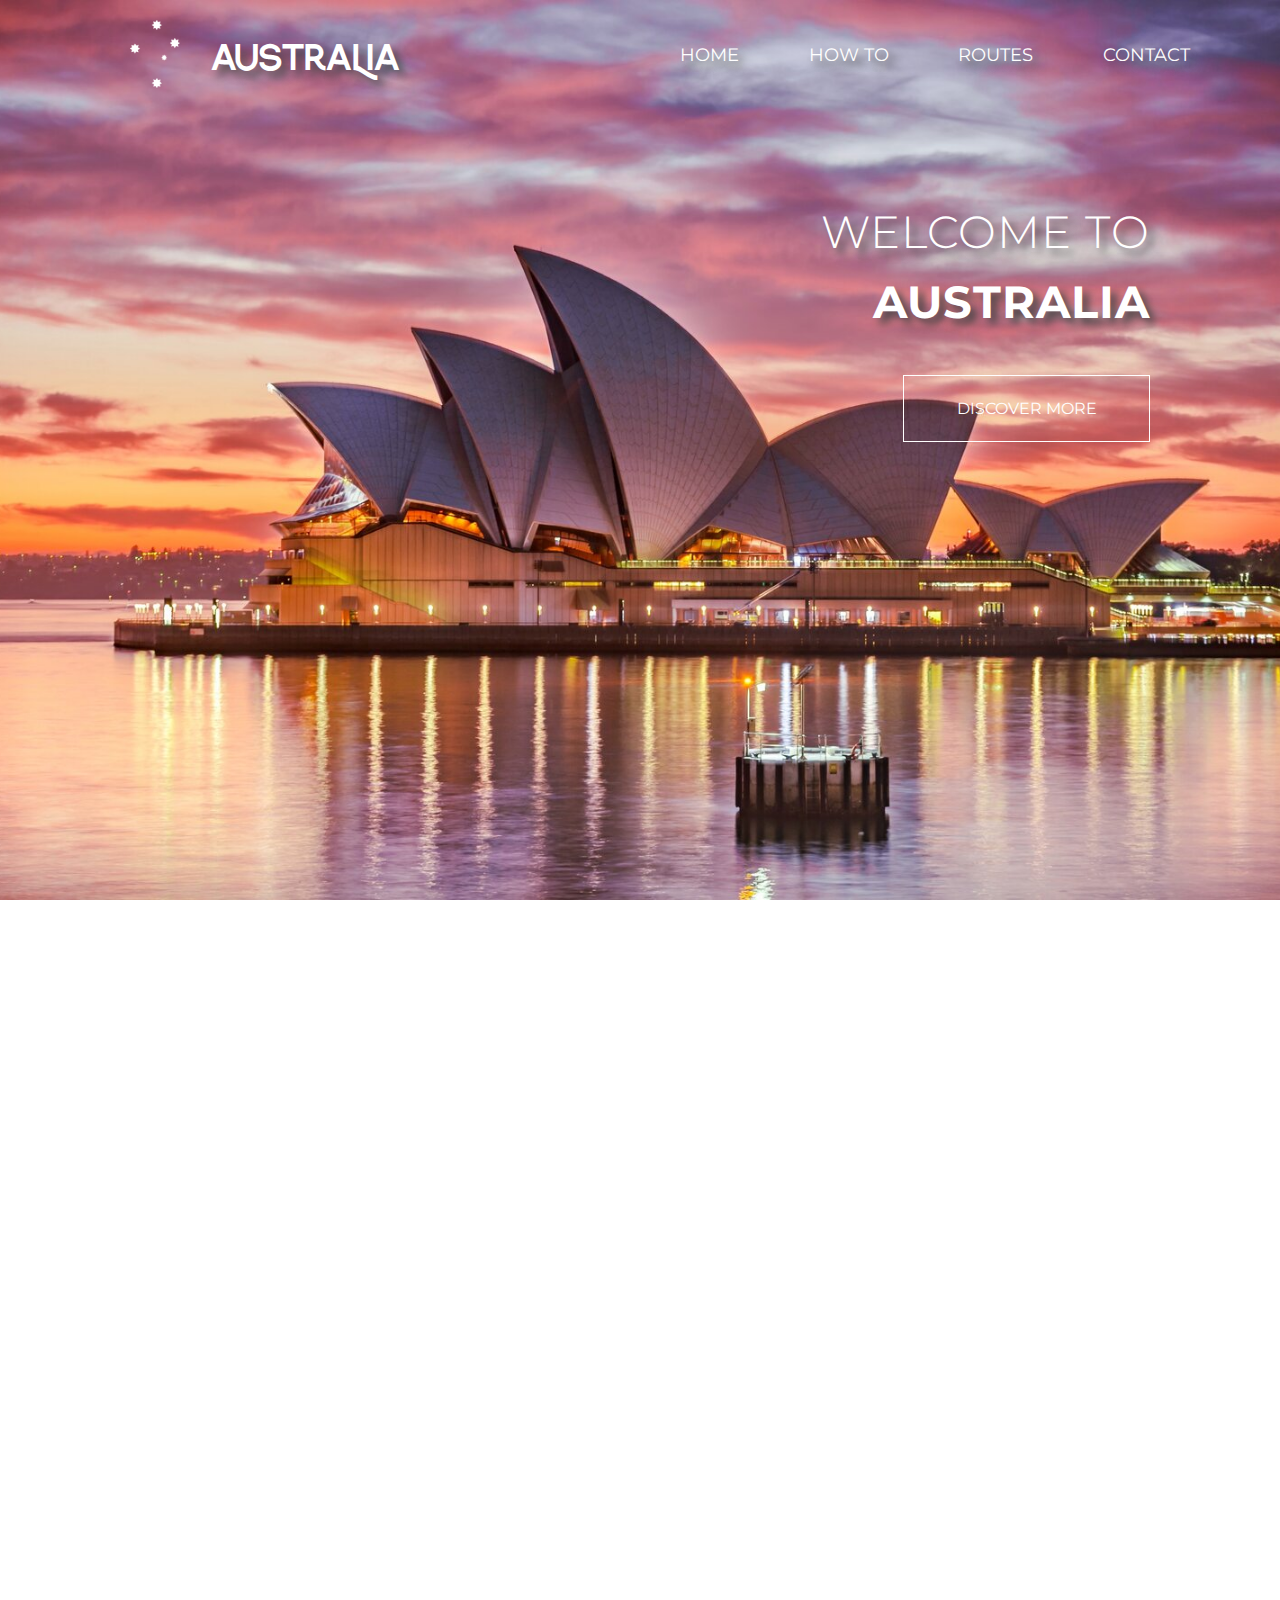
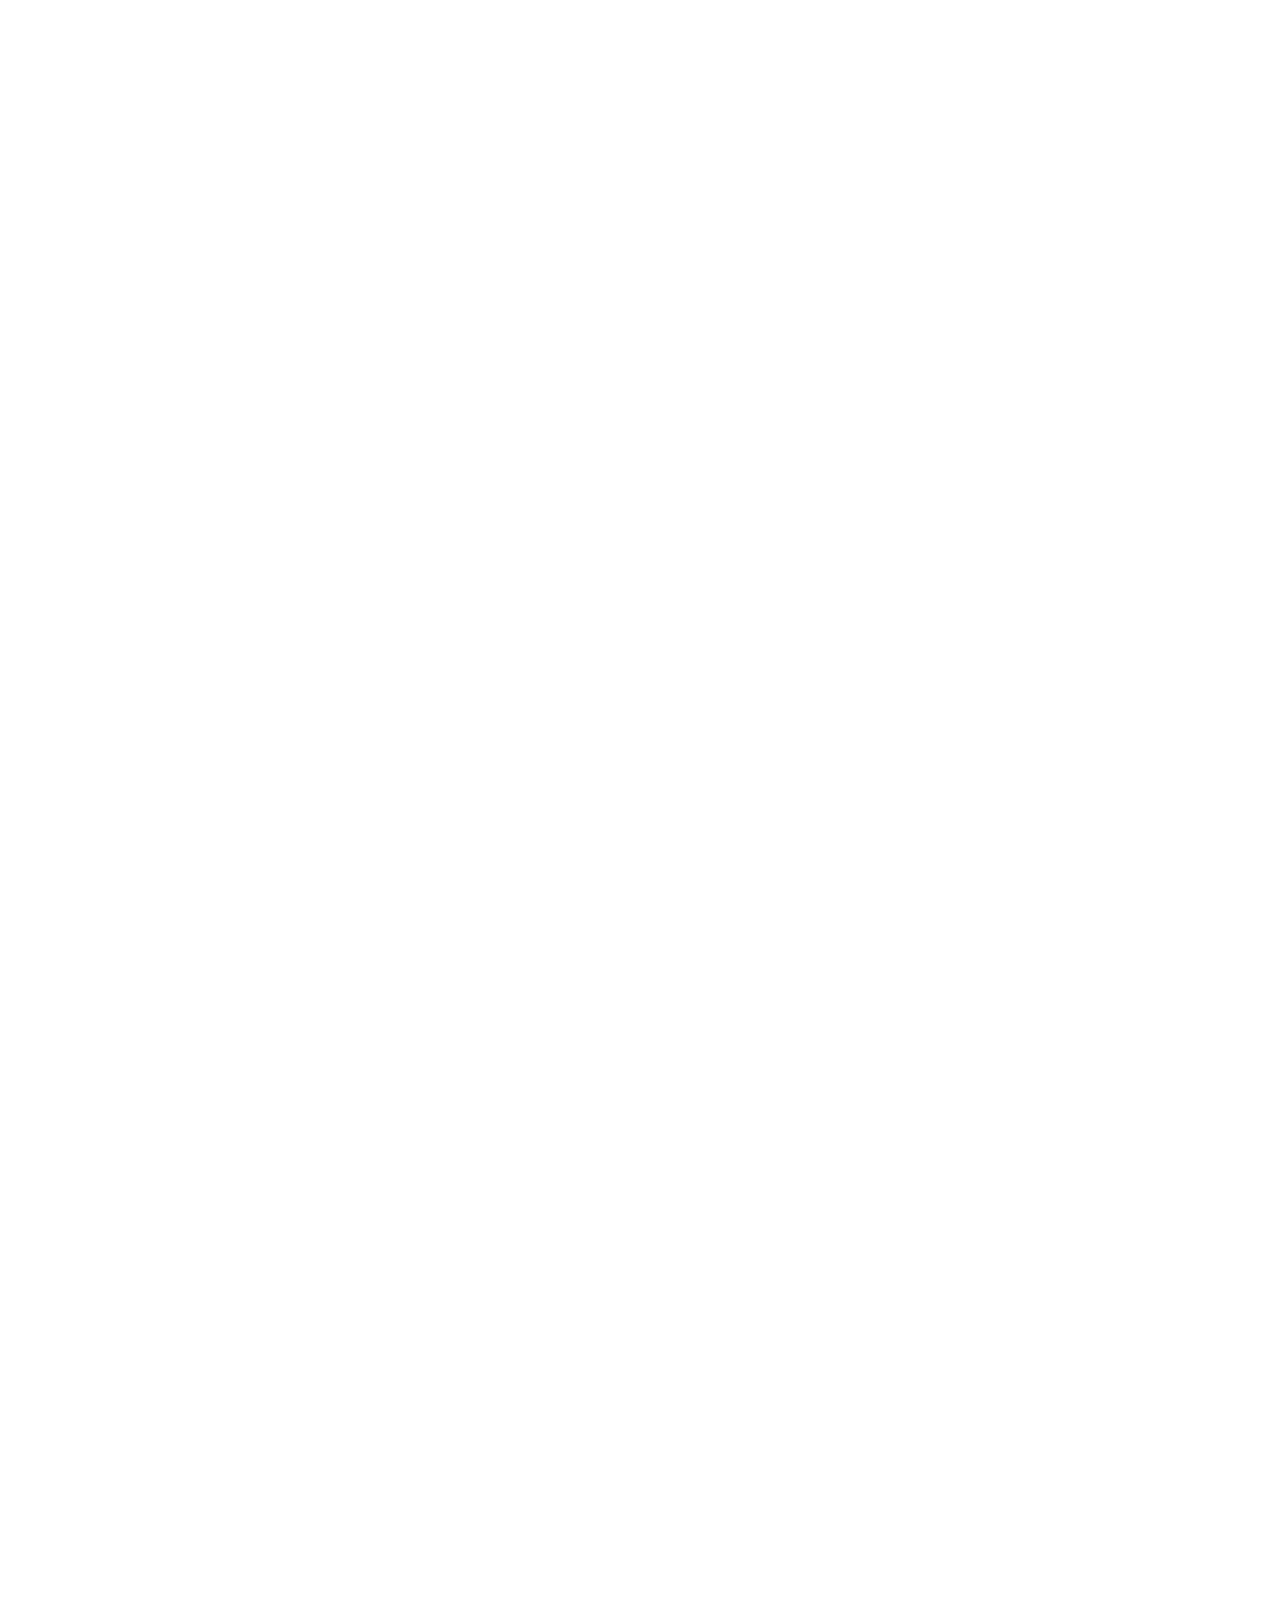
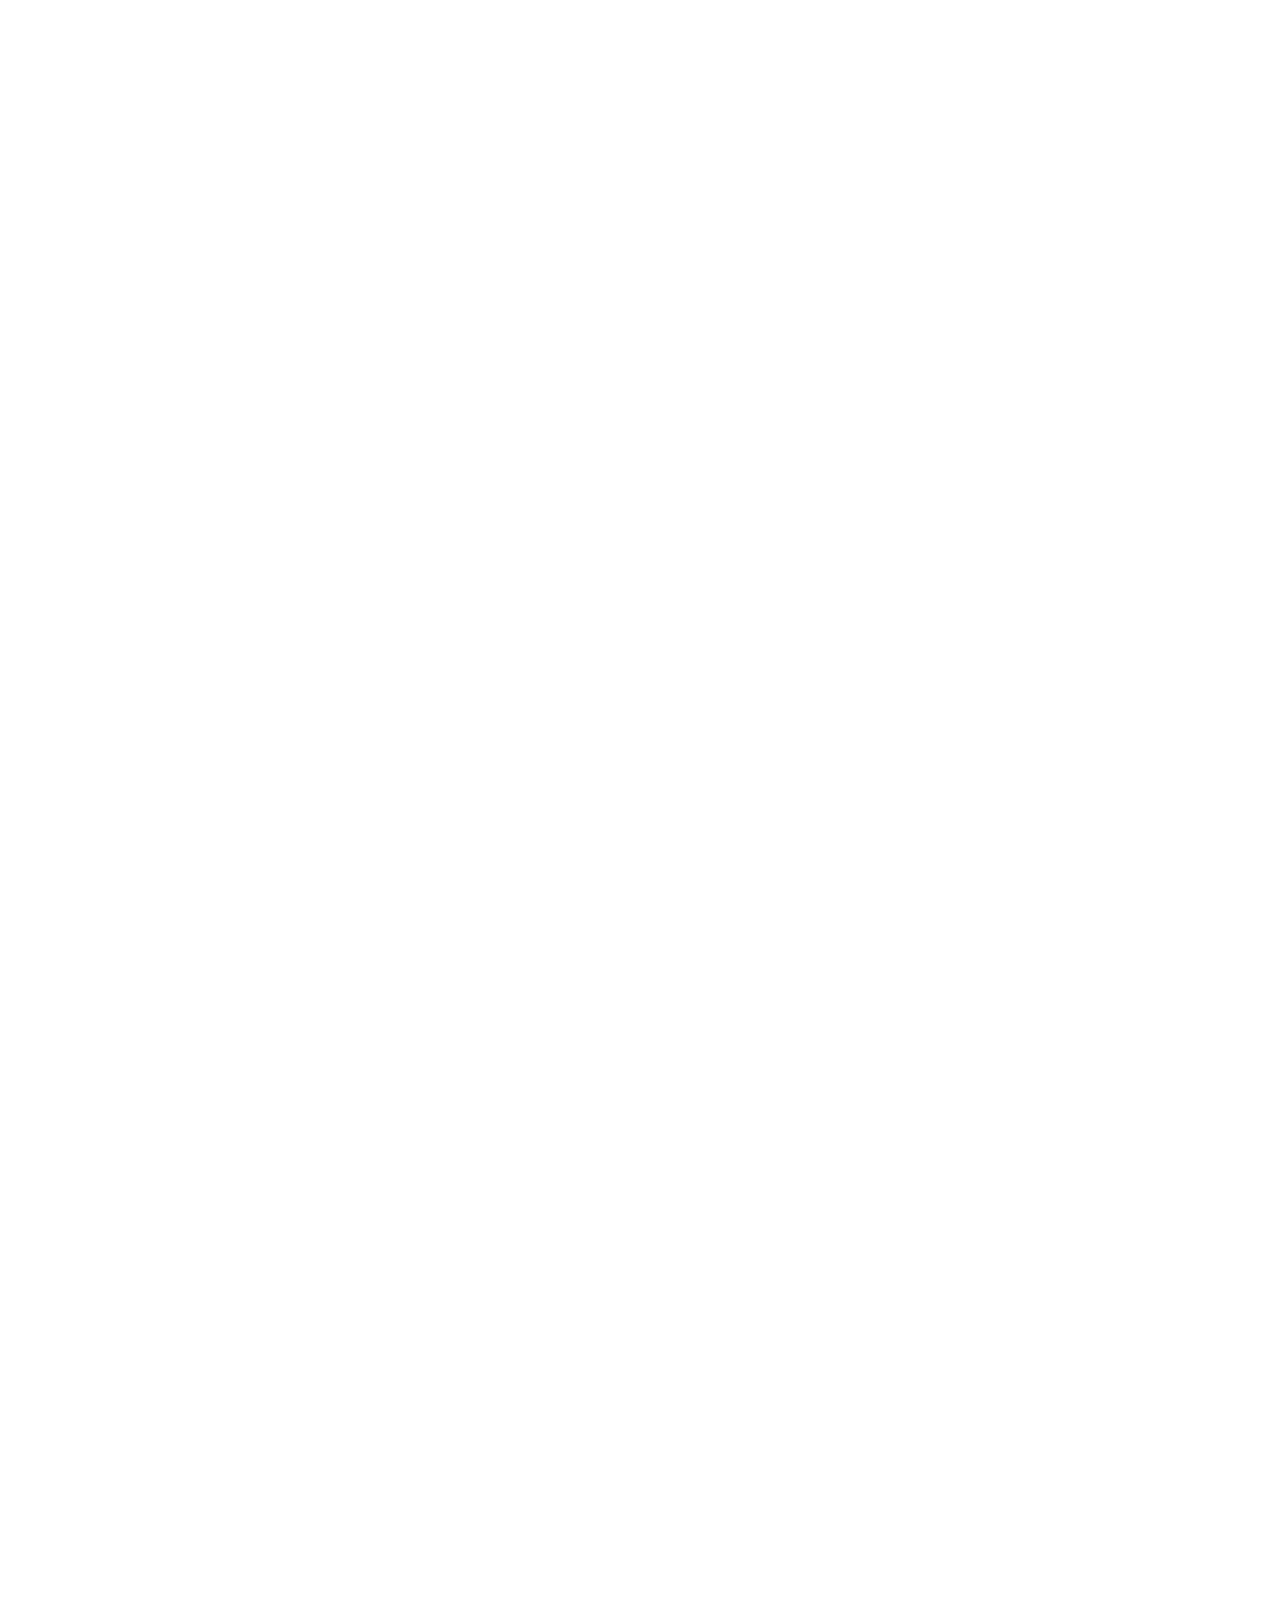
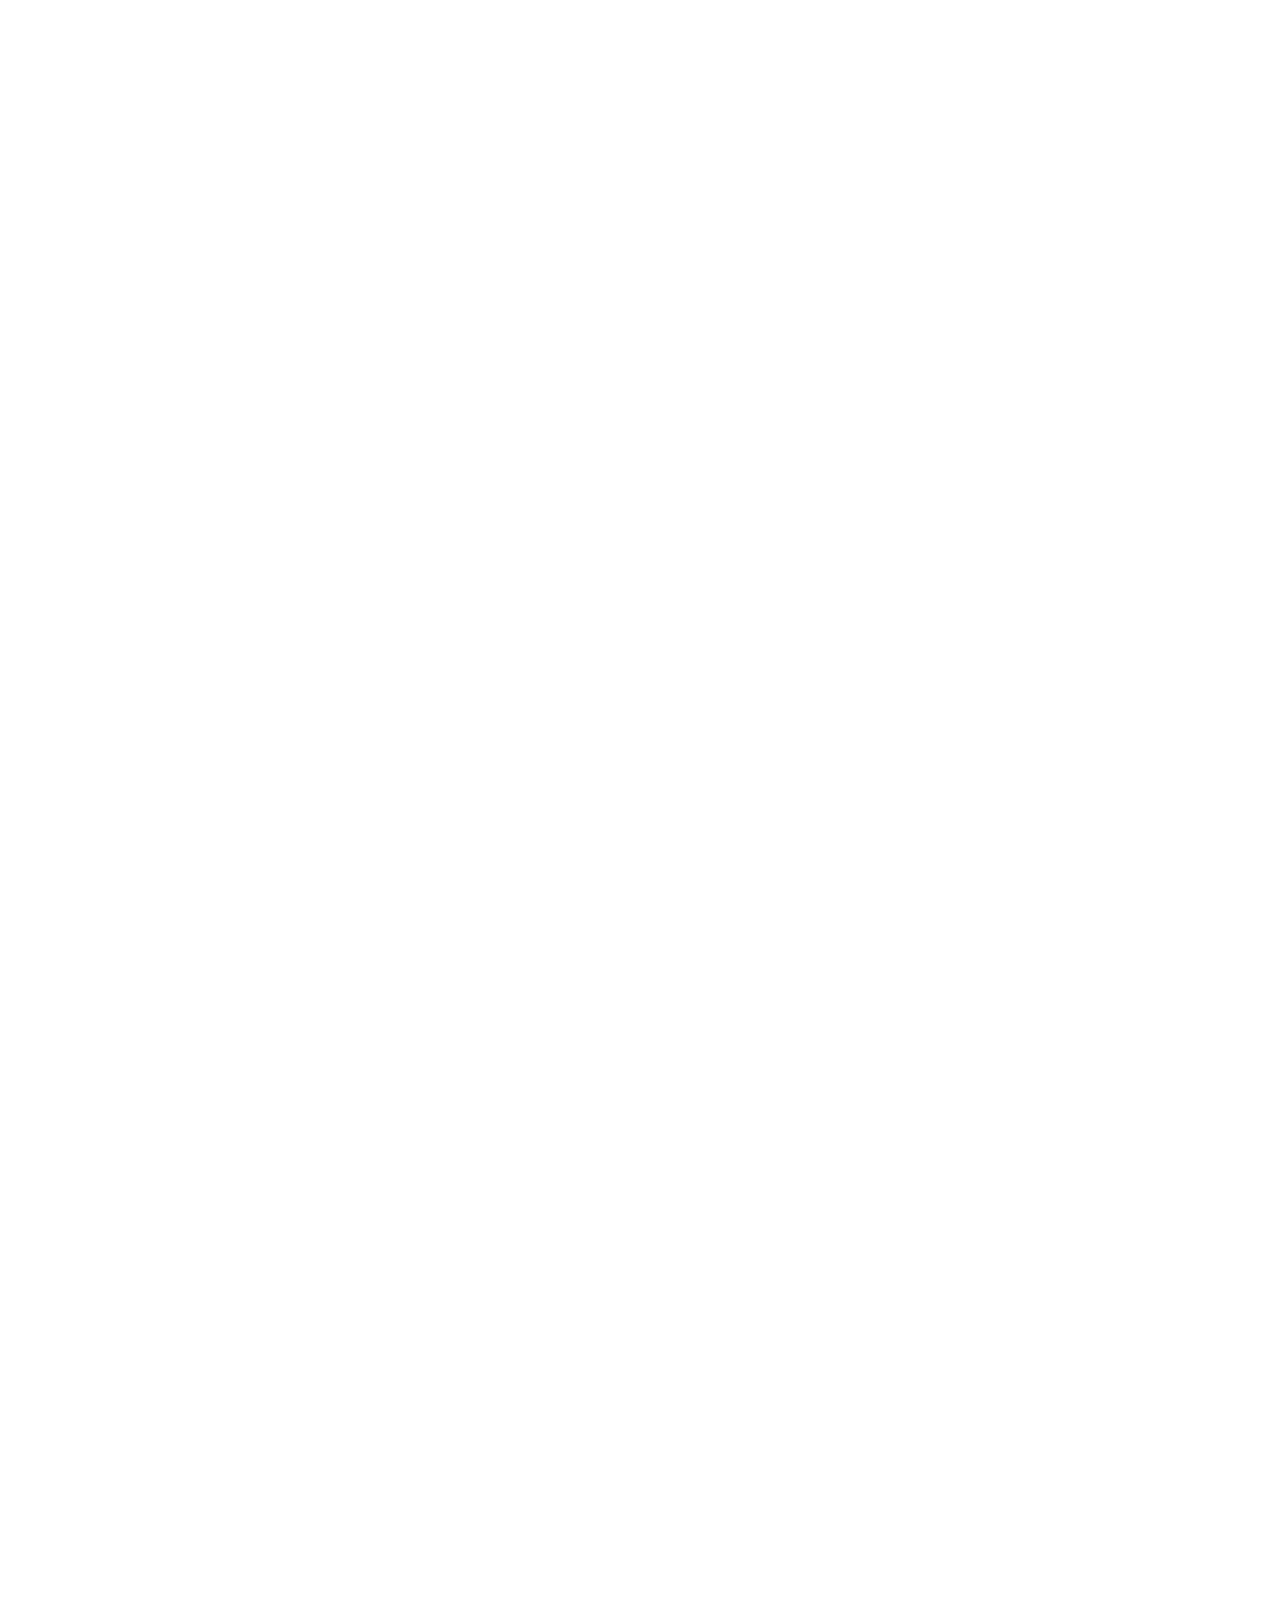
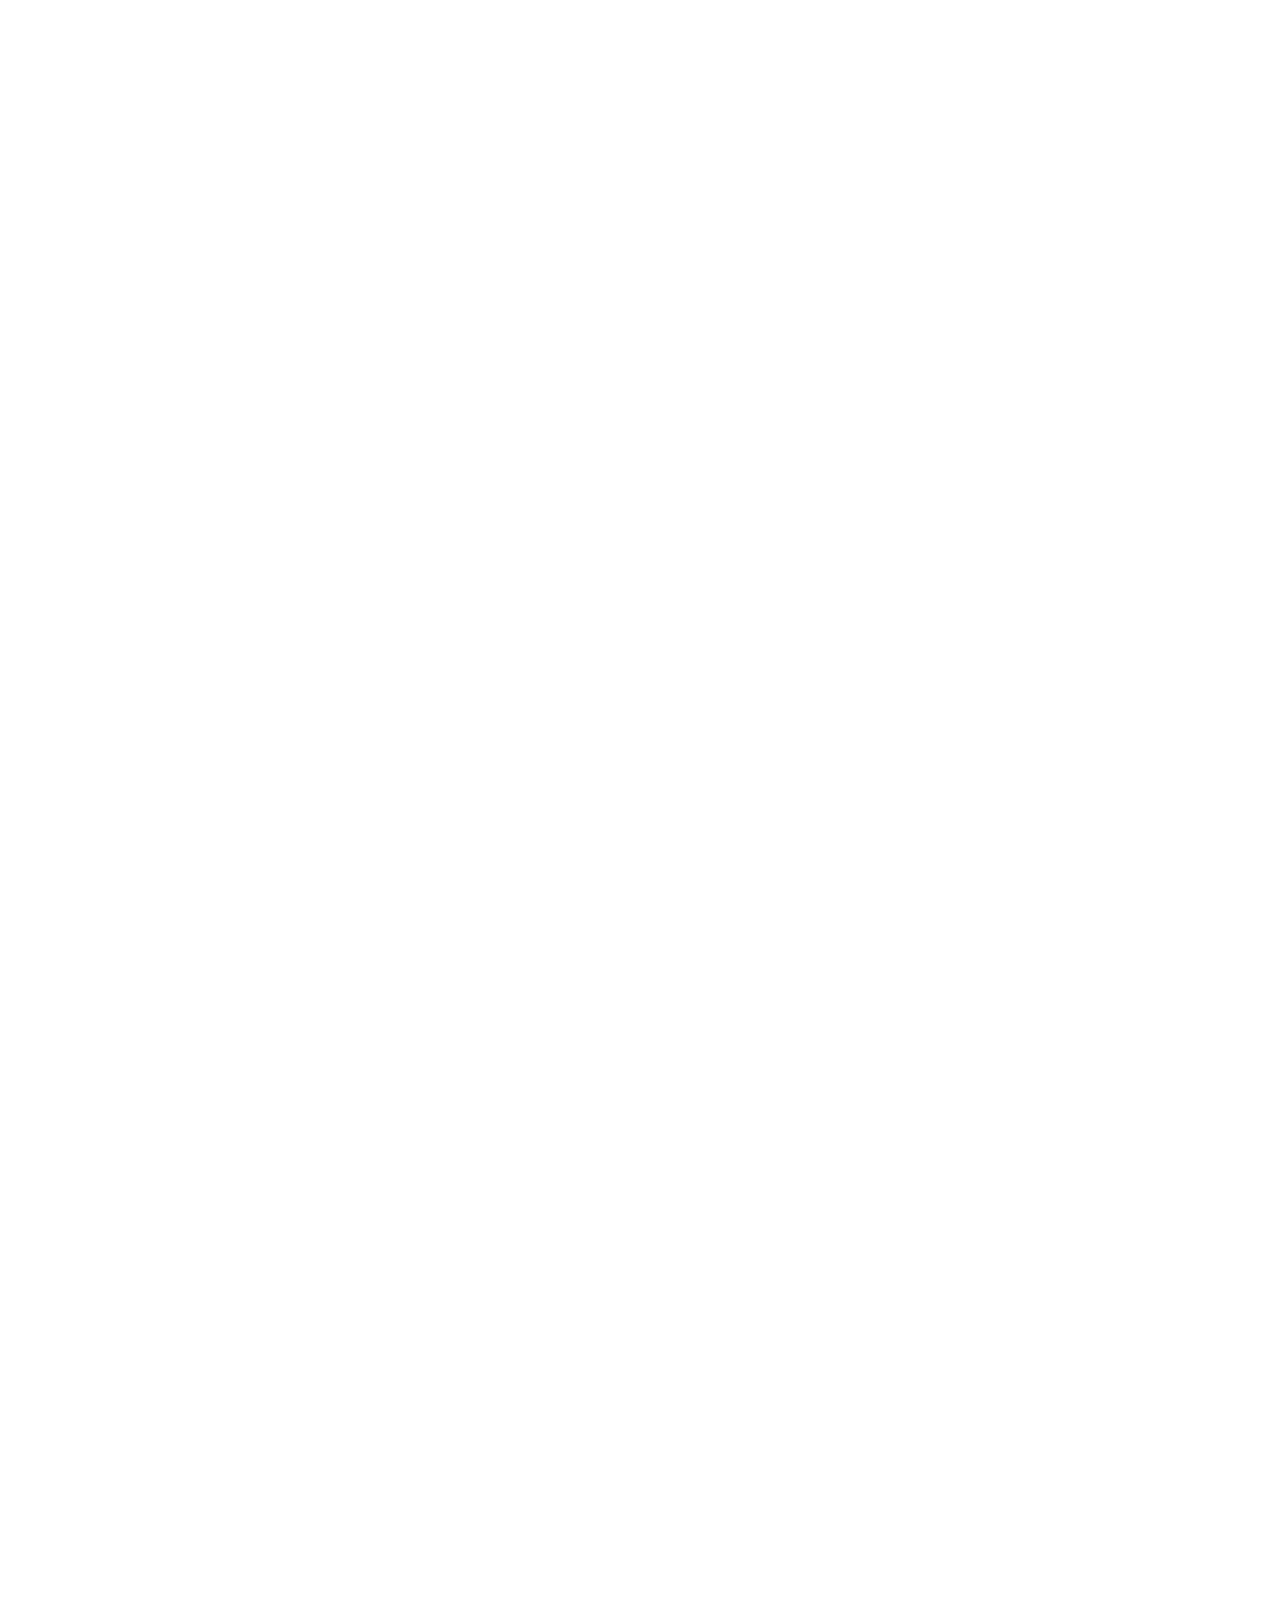
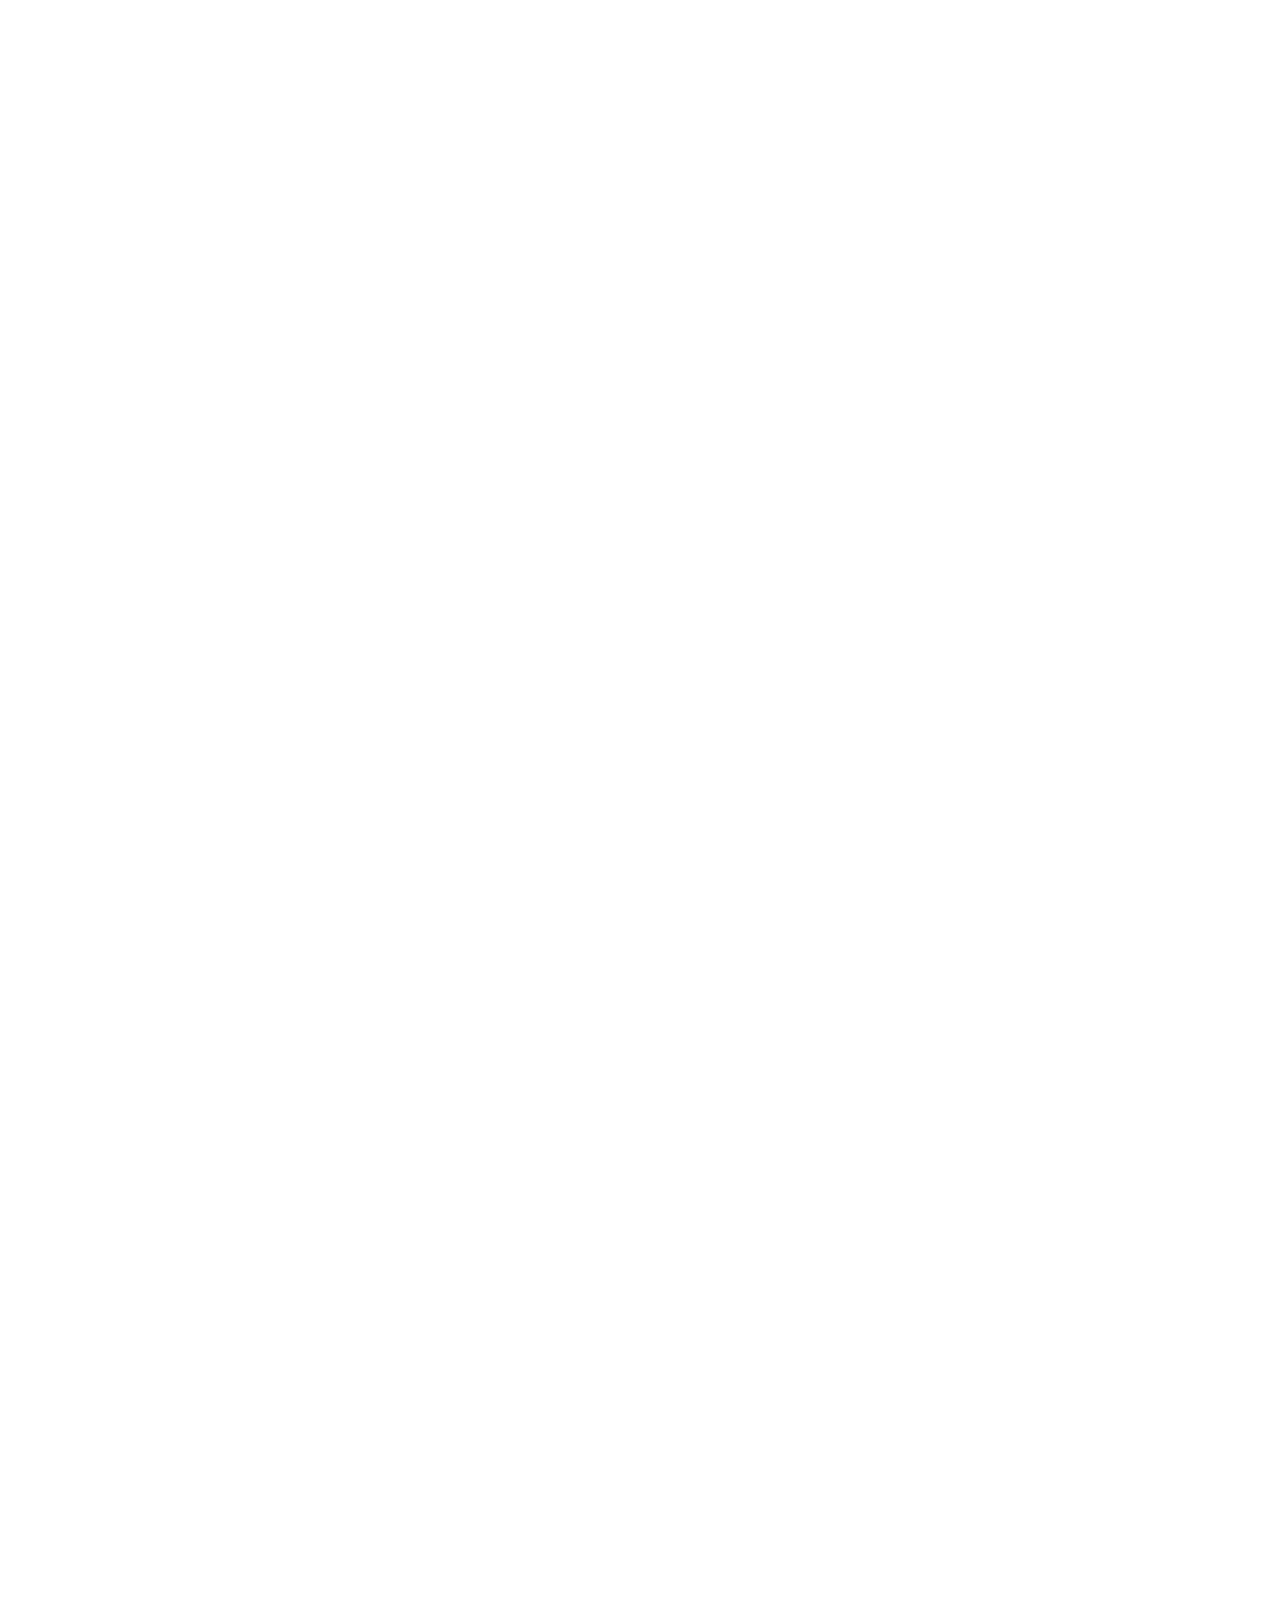
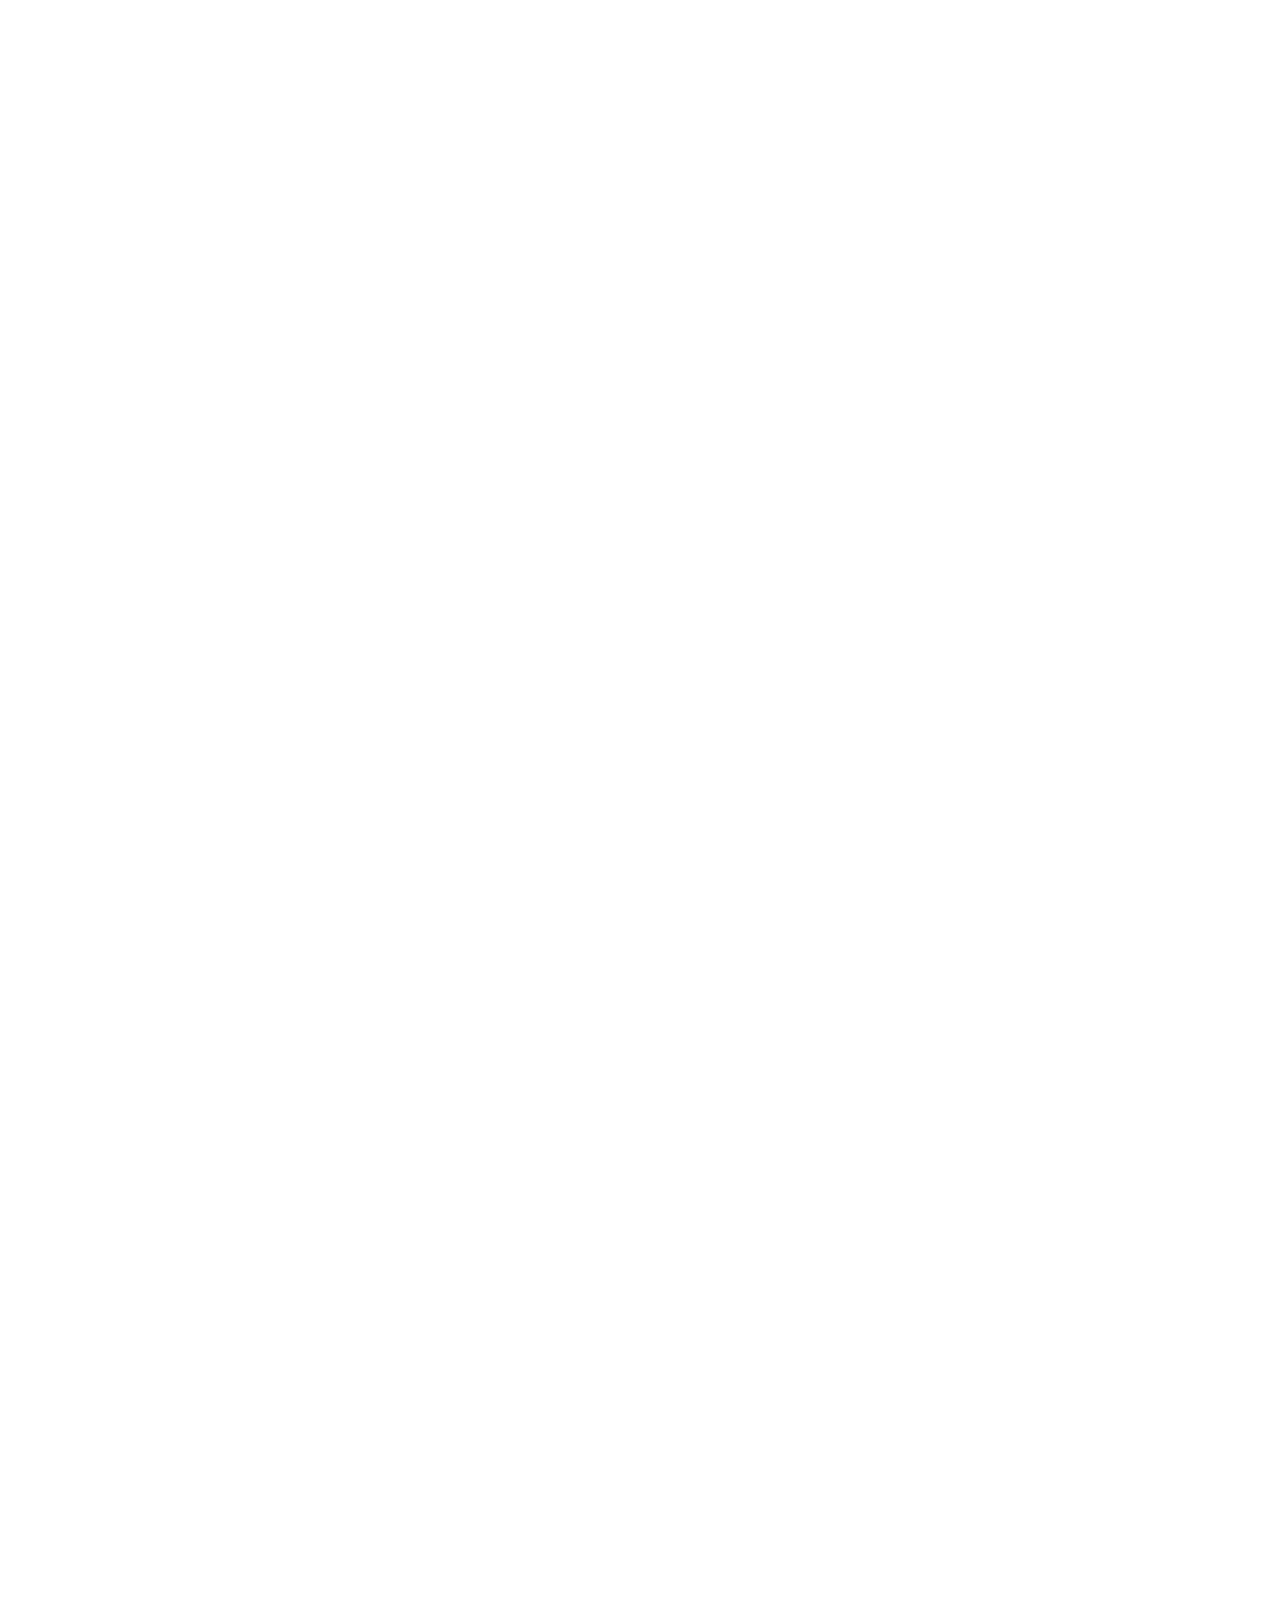
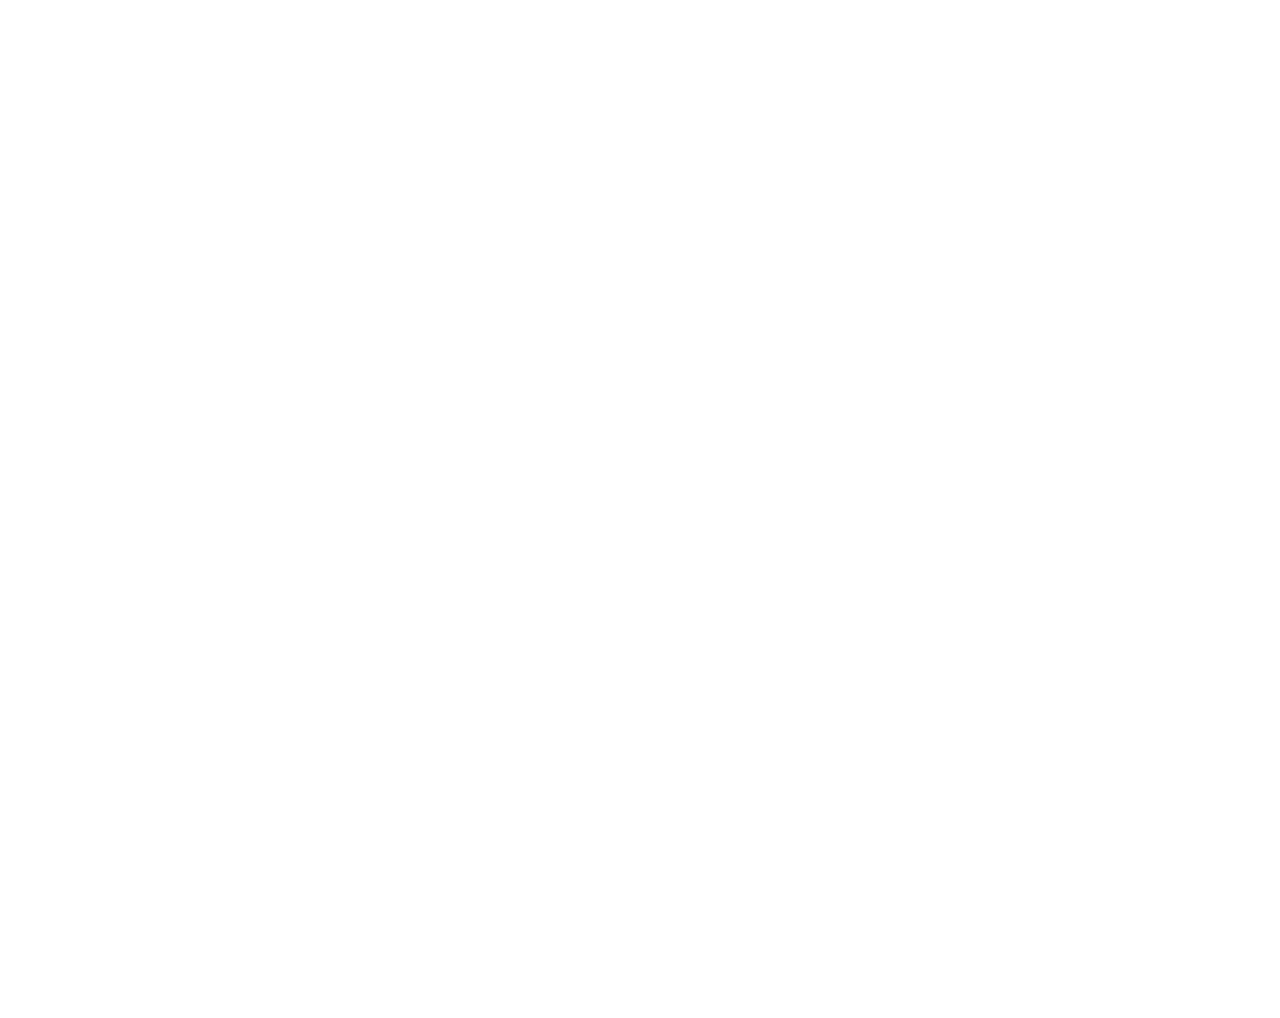
<file: index.html>
<!DOCTYPE html>
<html lang="en">

<head>
    <meta charset="UTF-8">
    <meta http-equiv="X-UA-Compatible" content="IE=edge">
    <meta name="viewport" content="width=device-width, initial-scale=1.0">
    <script src="./js/index.js" defer></script>
    <link rel="stylesheet" href="style.css">
    <title>Australia</title>
</head>

<body>
    <div class="home">
        <div class="header home-header">
            <div class="logo">
                <div class="logo-img"></div>
                <div class="logo-title">Australia</div>
            </div>
            <div class="menu">
                <ul class="navbar">
                    <li><a href="#">Home</a></li>
                    <li><a href="howto.html">How to</a></li>
                    <li><a href="routes.html">Routes</a></li>
                    <li><a href="contact.html">Contact</a></li>
                </ul>
                <div class="menu-btn">
                    <div class="menu-btn-bars"></div>
                </div>
            </div>
        </div>

        <div class="home-container">
            <div class="home-items">
                <h2 class="home-hero-text">Welcome to<br><span>Australia</span></h2>
                <div class="hero-home-btn">Discover more</div>
            </div>
        </div>
    </div>

    <div class="welcome">
        <div class="section-title">
            <h4>Welcome to<br><span>Australia</span></h4>
        </div>

        <div class="welcome-container">
            <div class="welcome-text">
                Australia is the <span>oldest</span>, flattest, and driest inhabited continent, with the least fertile soils. It is a
                megadiverse country, and its size gives it a <span>wide variety</span> of landscapes and climates, with deserts in
                the centre, tropical rainforests in the north-east, and mountain ranges in the south-east.
                Discover this country, with the most wildlife and nature in the world. Enjoy all types of biomes, from
                deserts like <span>Gibson</span> or <span>Tanami</span>, mountains like Mount Kosciuszko or beaches like Whiteheaven. Australia
                has more than <span>10,000 beaches</span>, all natural paradises that can be enjoyed by both surfers and families. In
                addition to this, you cannot miss visiting cities like Sydney, Canberra or Melbourne, which are
                flagships of the country.
            </div>
            <div class="welcome-img"></div>
        </div>
    </div>

    <div class="cascade-band">
        <div class="opacity">
            <div class="feature-container">
                <div class="feature-item">
                    <img src="img/home/cascade/palm-tree-svgrepo-com.svg" alt="palm-tree">
                    <div class="feature-text">+10.000<br><span>beaches</span></div>
                </div>
                <div class="feature-item">
                    <img src="img/home/cascade/kangaroo-shape-svgrepo-com.svg" alt="kangaroo">
                    <div class="feature-text">+7350<br><span>species</span></div>
                </div>
                <div class="feature-item airplane-item">
                    <img src="img/home/cascade/airplane-svgrepo-com.svg" alt="airplane">
                    <div class="feature-text">+5.5M<br><span>annual trips</span></div>
                </div>
            </div>
        </div>
    </div>

    <div class="history">
        <div class="section-title">
            <h4>History of<br><span>country</span></h4>
        </div>
        <div class="history-middle">
            <h4>First Nations Australian Origins</h4>
            <p>Indigenous Australians have lived in the nation for at least 50,000 years. This means they have the
                <span>oldest living</span> cultural history in the world. When the British arrived in 1788, as many as <span>250 different</span>
                languages were spoken across the nation. The Australian Institute of Aboriginal and Torres Strait
                Islander Studies has produced this map detailing the languages used across Australia. Barani, an
                Aboriginal word of the Sydney language that means ‘yesterday’, is a project detailing the <span>Aboriginal
                    history</span> of the Sydney area.</p>
            <div class="origins-img"></div>
        </div>
        <div class="history-container">
            <div class="history-item">
                <div class="history-content right-text">
                    <h4>First Fleet and Convicts</h4>
                    <p>The Dutch first sighted Australia in 1606 before <span>Captain Cook</span> colonised the land for Great
                        Britain in 1770. <span>The First Fleet</span> of 11 boats arrived at Botany Bay in 1788 to establish New
                        South Wales as a penal colony (receiving convicts until 1848). Convicts were later sent to
                        the
                        other states, with the exception of South Australia, which was established as a <span>free colony</span>
                        in
                        1836.
                        <br>
                        Over 162,000 convicts were transported to Australia from Great Britain, the majority to New
                        South Wales and Tasmania
                    </p>
                </div>
                <div class="captain-img history-img"></div>
            </div>
            <div class="history-item">
                <div class="gold-img history-img"></div>
                <div class="history-content left-text">
                    <h4>The 1850s - Gold Rushes</h4>
                    <p>The Dutch first sighted Australia in 1606 before <span>Captain Cook</span> colonised the land for Great
                        Britain in 1770. <span>The First Fleet</span> of 11 boats arrived at Botany Bay in 1788 to establish New
                        South Wales as a penal colony (receiving convicts until 1848). Convicts were later sent to
                        the
                        other states, with the exception of South Australia, which was established as a <span>free colony</span>
                        in
                        1836.
                        <br>
                        Over 162,000 convicts were transported to Australia from Great Britain, the majority to New
                        South Wales and Tasmania.
                    </p>
                </div>
            </div>
        </div>
        <div class="history-middle">
            <h4>1901 - Federation</h4>
            <p>The Commonwealth of Australia was created in 1901 with <span>the Federation</span> of all the states. It was
                agreed
                that the capital could be in NSW but no closer than 100 kilometres from Sydney. This led to the
                <span>creation
                    of Canberra</span>, with a temporary parliament set up in Melbourne for 27 years.
                <br>
                Both New Zealand and Fiji were invited to join the Federation of the states but declined the
                invitations.
            </p>
            <div class="federation-img"></div>
        </div>
        <div class="history-container">
            <div class="history-item">
                <div class="history-content right-text">
                    <h4>1915 - World War I</h4>
                    <p>In April 1915, the Australian and <span>New Zealand Anzac Corps</span> (ANZACs) took part in the World War
                        I
                        Gallipoli Campaign. Despite the defeat, this battle has great relevance in defining the
                        characteristics of Australians. April 25, the date of <span>the first landing at Gallipoli</span>, is
                        ANZAC
                        Day - the date Australians remember and pay respects for the sacrifice of our Armed Forces,
                        both
                        past and present, in conflicts around the world.
                        <br>
                        Almost 39% of Australia’s male population between 18 and 44 enlisted to fight in World War
                        I.
                    </p>
                </div>
                <div class="anzac-img history-img"></div>
            </div>
            <div class="history-item">
                <div class="puzzle-img history-img"></div>
                <div class="history-content left-text">
                    <h4>1945 - New Arrivals and Multiculturalism</h4>
                    <p>The end of World War II, and then subsequently the Vietnam War, led to an <span>influx of migrants
                        to
                        Australia</span>. The Snowy Mountains Scheme (1949 - 1974) employed 100,000 people, with 70% being
                        migrants from <span>30 different nations</span>. Steady Asian migration began in the 1970s, and now
                        people
                        from all over the world call Australia home. This is reflected in many aspects of Australian
                        life, with Australian society known for its equality and lack of clear <span>class distinctions.</span>
                    </p>
                </div>
            </div>
        </div>
    </div>

    <div class="popular-destinations">
        <div class="section-title">
            <h4>Most popular<br><span>destinations</span></h4>
        </div>

        <div class="destination-container">
            <div class="destination-item">
                <div class="destination-img destination-sidney"></div>
                <div class="destination-content">
                    <h4>Sidney</h4>
                    <p>When you think of Australia, two things inevitably come to mind: a <span>kangaroo</span> and the <span>Sydney Opera
                        House.</span> And it is that, with almost <span>5 million</span> inhabitants, Sydney is indeed the <span>most recognized</span>
                        and populated city in Australia, as well as the capital of the state of New South Wales.</p>
                </div>
            </div>
            <div class="destination-item">
                <div class="destination-img destination-melbourne"></div>
                <div class="destination-content">
                    <h4>Melbourne</h4>
                    <p>Melbourne is the most European city in Australia and certainly the <span>most cosmopolitan.</span> It has been
                        chosen for many consecutive years as <span>the best city in the world to live.</span> Your quality of life is
                        unmatched! Melbourne is the capital of art, music, gastronomy and sport.</p>
                </div>
            </div>
            <div class="destination-item">
                <div class="destination-img destination-perth"></div>
                <div class="destination-content">
                    <h4>Perth</h4>
                    <p>Perth is an <span>excellent destination</span> that balances the quiet life, typical for its location, with a
                        large number of productive, recreational and cultural activities. It is not exactly a tourist
                        city, which is why its very <span>relaxed lifestyle</span> is one of its main characteristics.</p>
                </div>
            </div>
        </div>
    </div>

    <div class="live-to-travel">
        <div class="opacity">
            <div class="live-to-travel-content">
                <h4>Live to travel, travel to live</h4>
                <div class="hero-home-btn book-btn">Book now</div>
            </div>
        </div>
    </div>

    <div class="gallery">
        <div class="section-title">
            <h4>Australian<br><span>gallery</span></h4>
        </div>

        <div class="gallery-container">
            <div class="gallery-item gallery-1">
                <div class="galleryback hvr-bounce-to-bottom">
                    <h4>Kosciuszko Mountain</h4>
                </div>
            </div>
            <div class="gallery-item gallery-2">
                <div class="galleryback hvr-bounce-to-bottom">
                    <h4>Palm Cove</h4>
                </div>
            </div>
            <div class="gallery-item gallery-3">
                <div class="galleryback hvr-bounce-to-bottom">
                    <h4>Victoria Desert</h4>
                </div>
            </div>
            <div class="gallery-item gallery-4">
                <div class="galleryback hvr-bounce-to-bottom">
                    <h4>Lucky Bay</h4>
                </div>
            </div>
            <div class="gallery-item gallery-5">
                <div class="galleryback hvr-bounce-to-bottom">
                    <h4>Kakadu National Park</h4>
                </div>
            </div>
            <div class="gallery-item gallery-6">
                <div class="galleryback hvr-bounce-to-bottom">
                    <h4>Sidney</h4>
                </div>
            </div>
            <div class="gallery-item gallery-7">
                <div class="galleryback hvr-bounce-to-bottom">
                    <h4>Gold Coast</h4>
                </div>
            </div>
            <div class="gallery-item gallery-8">
                <div class="galleryback hvr-bounce-to-bottom">
                    <h4>Uluru Mountain</h4>
                </div>
            </div>
            <div class="gallery-item gallery-9">
                <div class="galleryback hvr-bounce-to-bottom">
                    <h4>Canberra</h4>
                </div>
            </div>
            <div class="gallery-item gallery-10">
                <div class="galleryback hvr-bounce-to-bottom">
                    <h4>Punsand Bay</h4>
                </div>
            </div>
            <div class="gallery-item gallery-11">
                <div class="galleryback hvr-bounce-to-bottom">
                    <h4>Daintree Rainforest</h4>
                </div>
            </div>
            <div class="gallery-item gallery-12">
                <div class="galleryback hvr-bounce-to-bottom">
                    <h4>Twelve Apostles</h4>
                </div>
            </div>
        </div>
    </div>

    <footer>
        <div class="footer-black">
            <div class="footer-container">
                <div class="footer-logo">
                    <div class="footer-logo-img"></div>
                    <div class="footer-logo-title">Australia</div>
                </div>
                <div class="footer-content">
                    <div class="learn">
                        <h4>Learn</h4>
                        <p>Home</p>
                        <p>Tickets</p>
                        <p>New Features</p>
                        <p>Payment</p>
                    </div>
                    <div class="contact-info">
                        <h4>Contact Info</h4>
                        <table>
                            <tr>
                                <td><img src="img/home/footer/mail.svg" alt="mail"></td>
                                <td>australia@info.com</td>
                            </tr>
                            <tr>
                                <td><img src="img/home/footer/phone.svg" alt="phone"></td>
                                <td>+61 (28) 7874 3965</td>
                            </tr>
                            <tr>
                                <td><img src="img/home/footer/location.svg" alt="location"></td>
                                <td>1106 Spencer Street, Sidney</td>
                            </tr>
                        </table>
                        <div class="rrss-container">
                            <img src="img/home/footer/twitter.svg" alt="twitter">
                            <img src="img/home/footer/pinterest.svg" alt="pinterest">
                            <img src="img/home/footer/instagram.svg" alt="instagram">
                            <img src="img/home/footer/facebook.svg" alt="facebook">
                        </div>
                    </div>
                    <div class="partners">
                        <h4>Partners</h4>
                        <div class="partners-content">
                            <table>
                                <tr>
                                    <td><img src="img/home/footer/partner-1.png" alt="partner1"></td>
                                    <td><img src="img/home/footer/partner-2.png" alt="partner2"></td>
                                    <td><img src="img/home/footer/partner-3.png" alt="partner3"></td>
                                </tr>
                                <tr>
                                    <td><img src="img/home/footer/partner-4.png" alt="partner1"></td>
                                    <td><img src="img/home/footer/partner-5.png" alt="partner2"></td>
                                    <td><img src="img/home/footer/partner-6.png" alt="partner3"></td>
                                </tr>
                            </table>
                        </div>
                    </div>
                </div>
            </div>
        </div>
        <div class="footer-gray">
            <div class="copy-container">
                <p>© Copyright 2022, Australia. All Rights Reserved.</p>
                <div class="copy-features">
                    <div class="privacy copy-item">Privacy Policy</div>
                    <div class="conditions copy-item">Terms & Conditions</div>
                    <div class="cookies copy-item">Cookies Polices</div>
                </div>
            </div>
        </div>
    </footer>
</body>

</html>
</file>
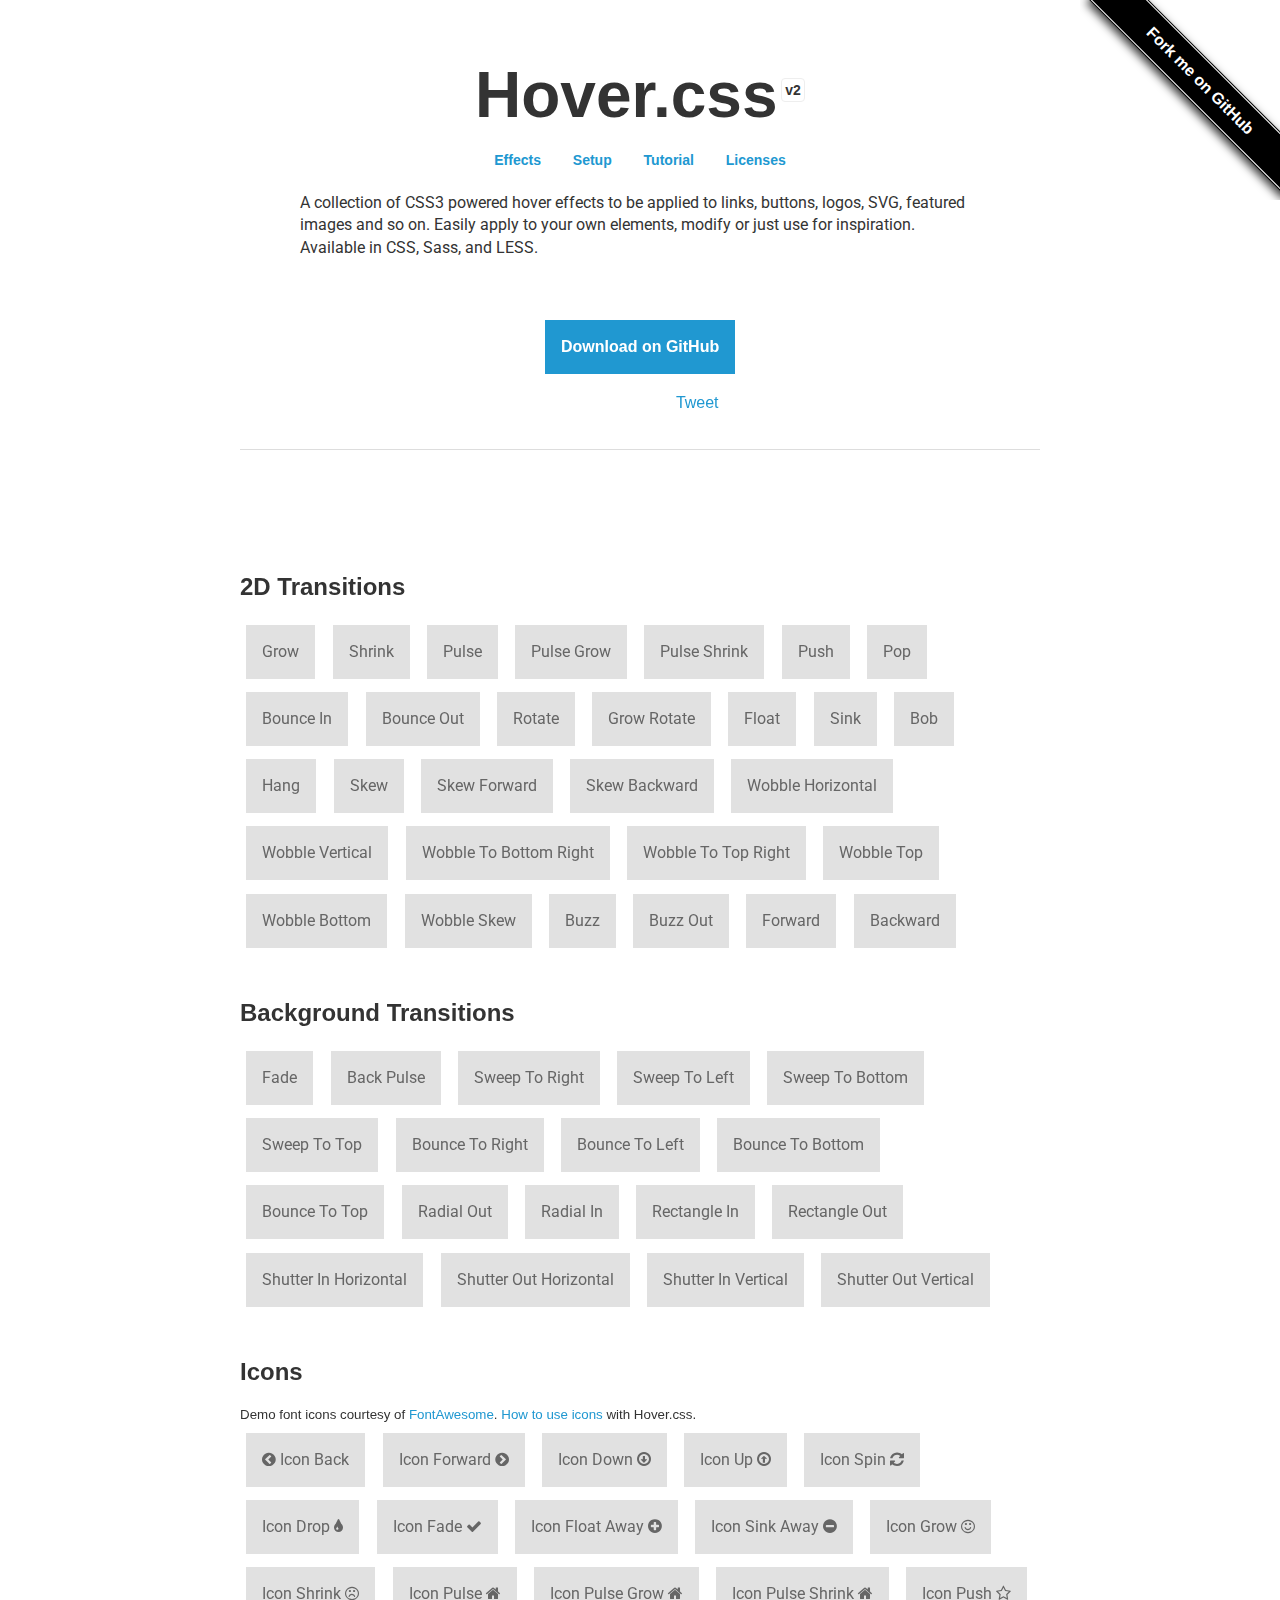
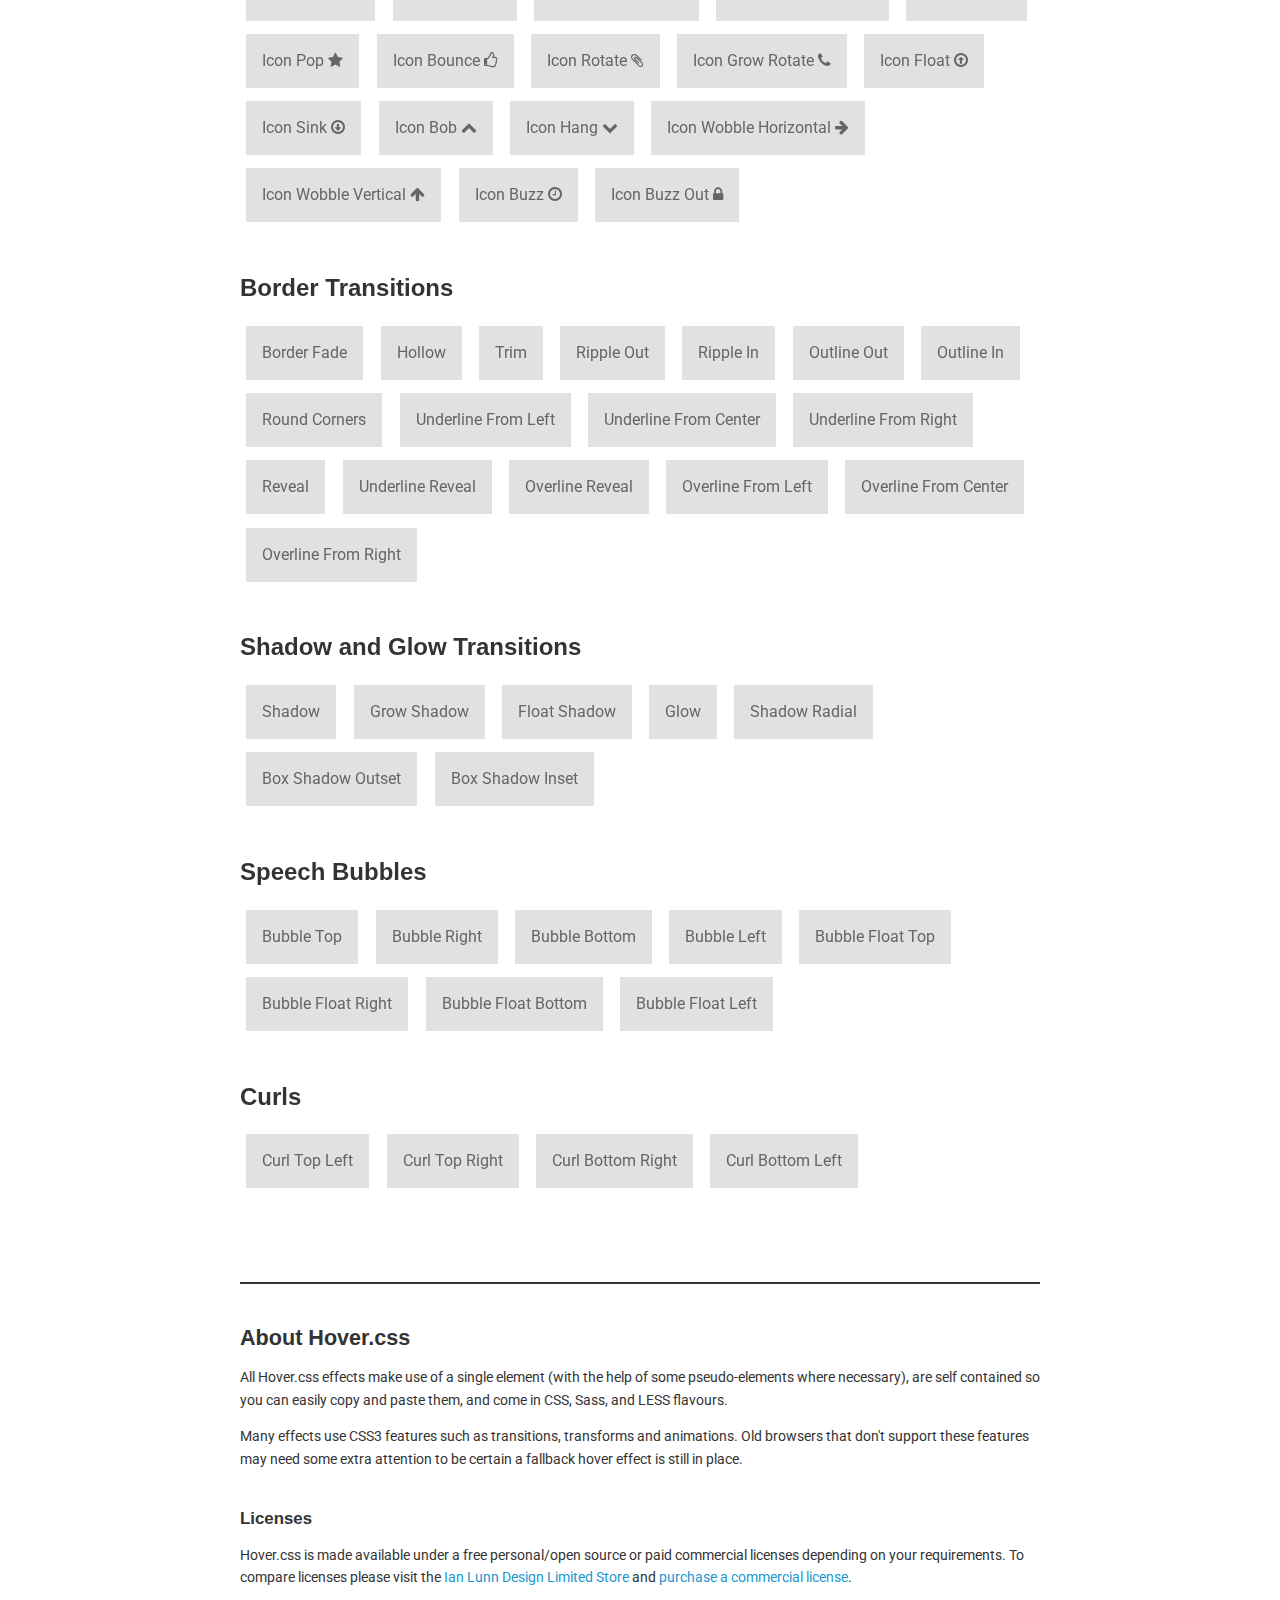
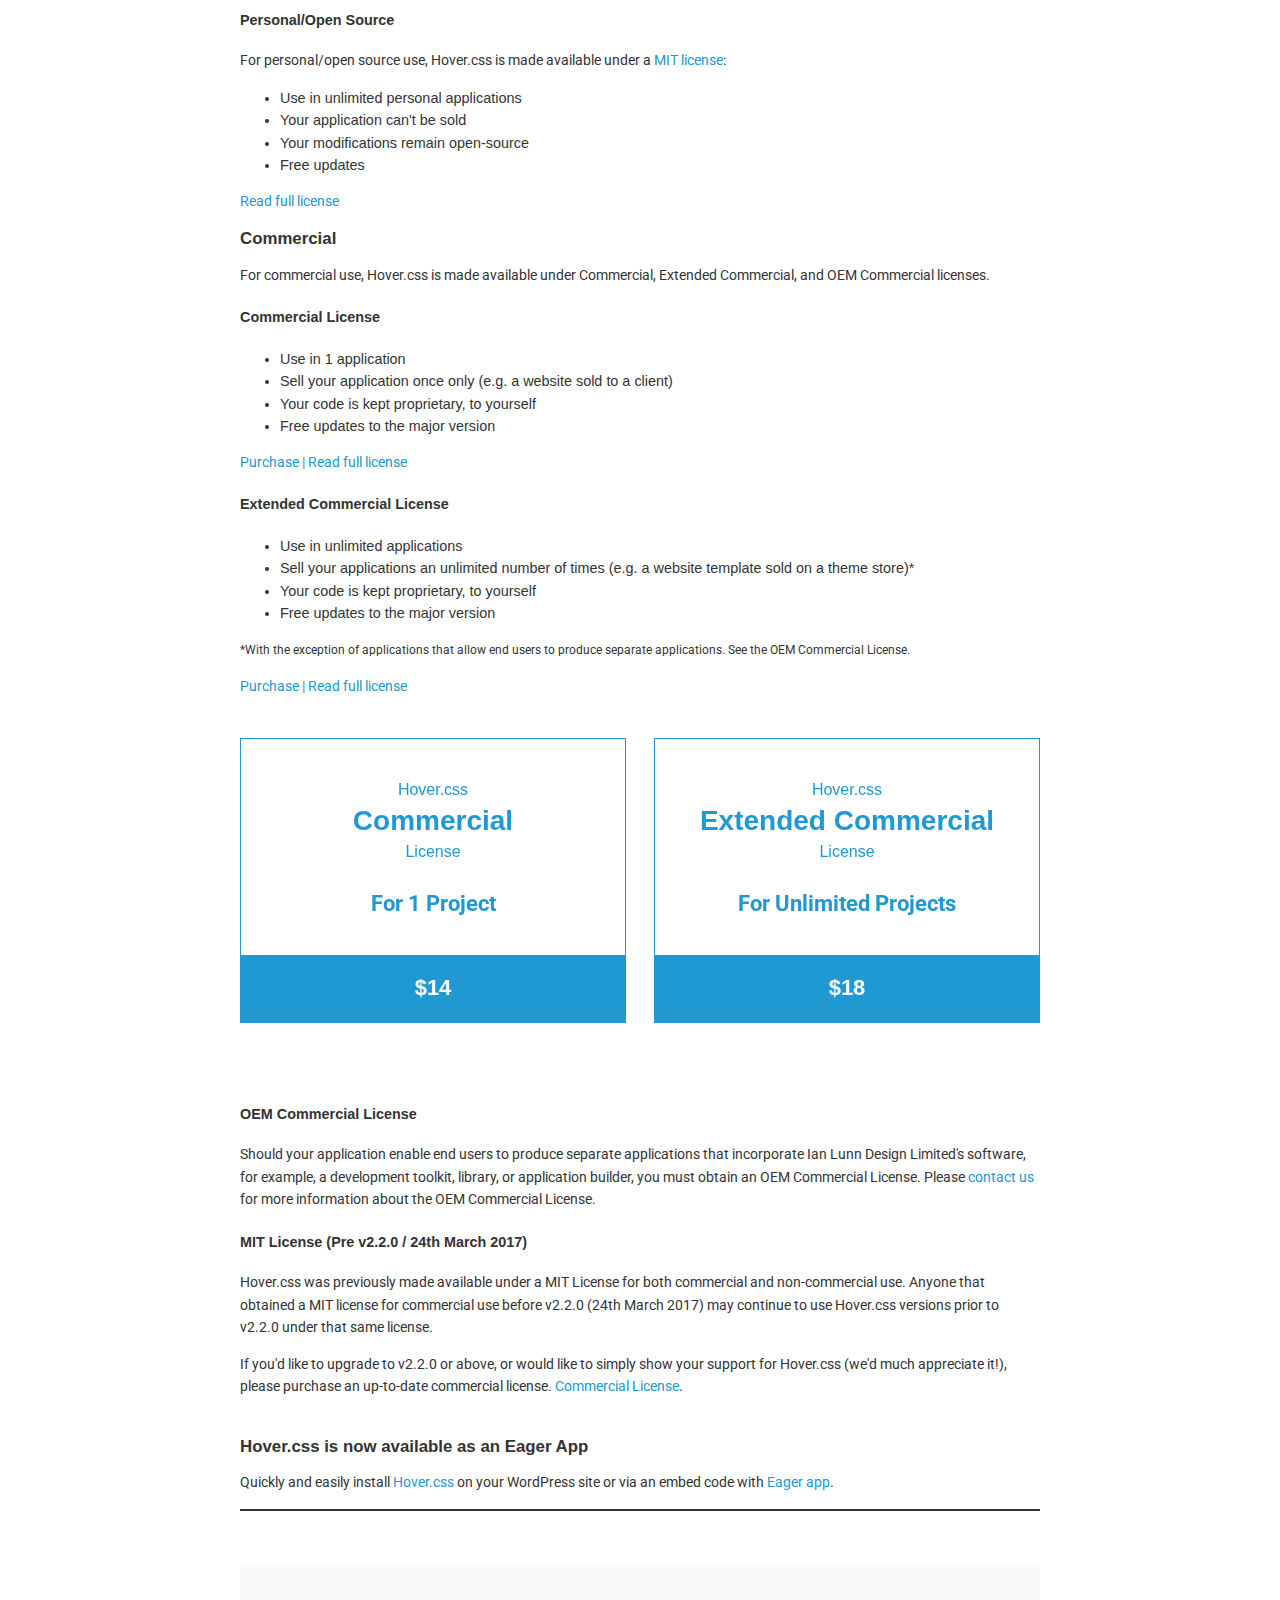
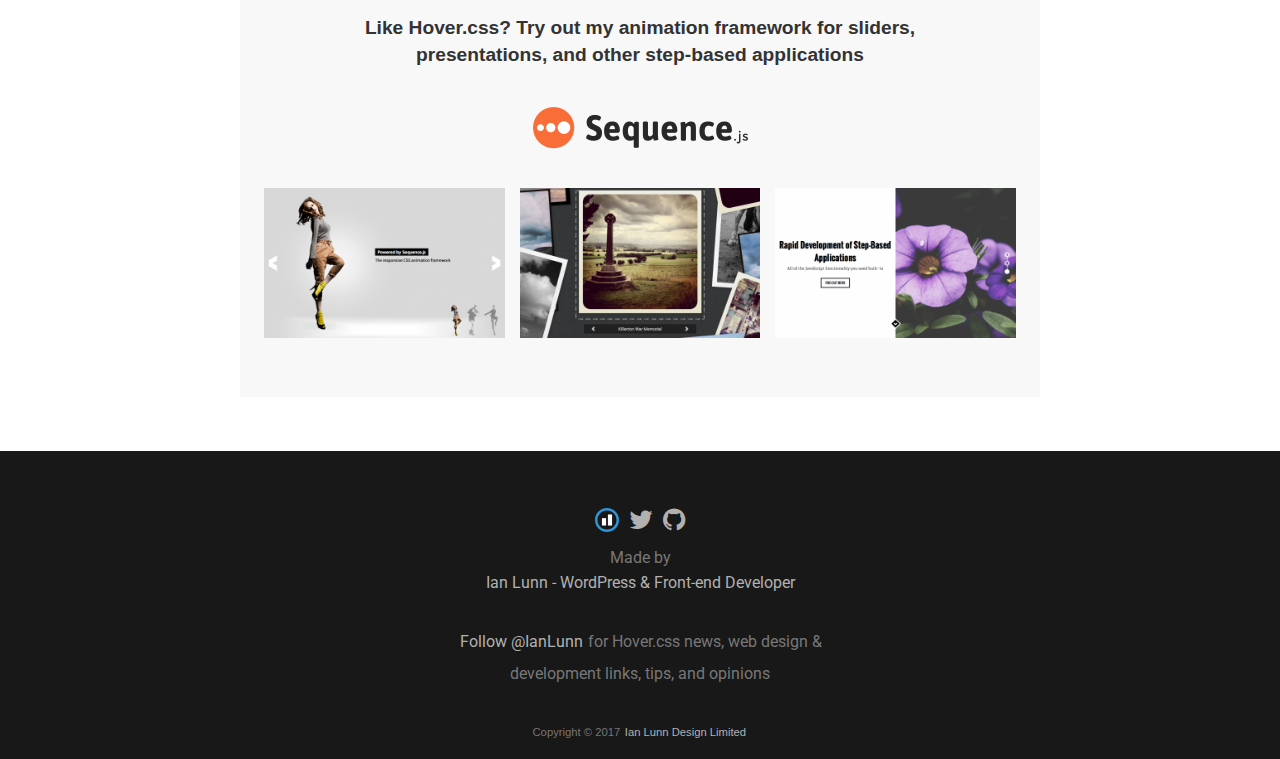
<file: node_modules/hover.css/index.html>
<!DOCTYPE html>
<html lang="en">
	<head>
		<meta charset="utf-8">
		<meta property="og:image" content="https://ianlunn.github.io/Hover/hover.jpg" />
		<meta property="og:site_name" content="Hover.css"/>
		<meta property="og:title" content="Hover.css - A collection of CSS3 powered hover effects" />
		<title>Hover.css - A collection of CSS3 powered hover effects</title>
		<link href="css/demo-page.css" rel="stylesheet" media="all">
		<link href="css/hover.css" rel="stylesheet" media="all">
		<link href="https://maxcdn.bootstrapcdn.com/font-awesome/4.2.0/css/font-awesome.min.css" rel="stylesheet" media="all">
	</head>
	<body>

		<!--[if lt IE 10]>
		<p class="browsehappy">You are using an <strong>outdated</strong> browser. Please <a href="https://browsehappy.com/">upgrade your browser</a> to improve your experience.</p>
		<![endif]-->

		<div class="main">
			<span id="forkongithub"><a href="https://github.com/IanLunn/Hover">Fork me on GitHub</a></span>

			<h1>Hover.css <a href="https://github.com/IanLunn/Hover/releases" class="sup" title="View release history">v2</a></h1>

			<nav>
				<ul>
					<li><a href="#effects" title="Effects">Effects</a></li>
					<li><a href="https://github.com/IanLunn/Hover/blob/master/README.md#hovercss" title="Setup">Setup</a></li>
					<li><a href="https://ianlunn.co.uk/articles/hover-css-tutorial-introduction/" title="hover.css Tutorial and Introduction">Tutorial</a></li>
					<li><a href="#licenses" title="Licenses">Licenses</a></li>
				</ul>
			</nav>

			<p class="intro">A collection of CSS3 powered hover effects to be applied to links, buttons, logos, SVG, featured images and so on. Easily apply to your own elements, modify or just use for inspiration. Available in CSS, Sass, and LESS.</p>

			<div class="download aligncenter">
				<a class="button cta hvr-float-shadow" href="https://github.com/IanLunn/Hover">Download on GitHub</a>
			</div>

			<div class="social aligncenter">
				<div class="social-button">
					<iframe src="https://ghbtns.com/github-btn.html?user=IanLunn&repo=Hover&type=watch&count=true" allowtransparency="true" frameborder="0" scrolling="0" width="110" height="20"></iframe>
				</div>

				<div class="social-button">
					<a href="https://twitter.com/share" class="twitter-share-button" data-related="IanLunn" data-dnt="true">Tweet</a>
				</div>
			</div>

			<hr />
			<br />

			<script async type="text/javascript" src="//cdn.carbonads.com/carbon.js?serve=CKYIE23M&placement=ianlunncouk" id="_carbonads_js"></script>

			<div id="effects" class="effects">

				<h2>2D Transitions</h2>

				<a href="#" class="hvr-grow">Grow</a>
				<a href="#" class="hvr-shrink">Shrink</a>
				<a href="#" class="hvr-pulse">Pulse</a>
				<a href="#" class="hvr-pulse-grow">Pulse Grow</a>
				<a href="#" class="hvr-pulse-shrink">Pulse Shrink</a>
				<a href="#" class="hvr-push">Push</a>
				<a href="#" class="hvr-pop">Pop</a>
				<a href="#" class="hvr-bounce-in">Bounce In</a>
				<a href="#" class="hvr-bounce-out">Bounce Out</a>
				<a href="#" class="hvr-rotate">Rotate</a>
				<a href="#" class="hvr-grow-rotate">Grow Rotate</a>
				<a href="#" class="hvr-float">Float</a>
				<a href="#" class="hvr-sink">Sink</a>
				<a href="#" class="hvr-bob">Bob</a>
				<a href="#" class="hvr-hang">Hang</a>
				<a href="#" class="hvr-skew">Skew</a>
				<a href="#" class="hvr-skew-forward">Skew Forward</a>
				<a href="#" class="hvr-skew-backward">Skew Backward</a>
				<a href="#" class="hvr-wobble-horizontal">Wobble Horizontal</a>
				<a href="#" class="hvr-wobble-vertical">Wobble Vertical</a>
				<a href="#" class="hvr-wobble-to-bottom-right">Wobble To Bottom Right</a>
				<a href="#" class="hvr-wobble-to-top-right">Wobble To Top Right</a>
				<a href="#" class="hvr-wobble-top">Wobble Top</a>
				<a href="#" class="hvr-wobble-bottom">Wobble Bottom</a>
				<a href="#" class="hvr-wobble-skew">Wobble Skew</a>
				<a href="#" class="hvr-buzz">Buzz</a>
				<a href="#" class="hvr-buzz-out">Buzz Out</a>
				<a href="#" class="hvr-forward">Forward</a>
				<a href="#" class="hvr-backward">Backward</a>


				<h2>Background Transitions</h2>

				<a href="#" class="hvr-fade">Fade</a>
				<a href="#" class="hvr-back-pulse">Back Pulse</a>
				<a href="#" class="hvr-sweep-to-right">Sweep To Right</a>
				<a href="#" class="hvr-sweep-to-left">Sweep To Left</a>
				<a href="#" class="hvr-sweep-to-bottom">Sweep To Bottom</a>
				<a href="#" class="hvr-sweep-to-top">Sweep To Top</a>
				<a href="#" class="hvr-bounce-to-right">Bounce To Right</a>
				<a href="#" class="hvr-bounce-to-left">Bounce To Left</a>
				<a href="#" class="hvr-bounce-to-bottom">Bounce To Bottom</a>
				<a href="#" class="hvr-bounce-to-top">Bounce To Top</a>
				<a href="#" class="hvr-radial-out">Radial Out</a>
				<a href="#" class="hvr-radial-in">Radial In</a>
				<a href="#" class="hvr-rectangle-in">Rectangle In</a>
				<a href="#" class="hvr-rectangle-out">Rectangle Out</a>
				<a href="#" class="hvr-shutter-in-horizontal">Shutter In Horizontal</a>
				<a href="#" class="hvr-shutter-out-horizontal">Shutter Out Horizontal</a>
				<a href="#" class="hvr-shutter-in-vertical">Shutter In Vertical</a>
				<a href="#" class="hvr-shutter-out-vertical">Shutter Out Vertical</a>


				<h2>Icons</h2>

				<small>Demo font icons courtesy of <a href="https://fortawesome.github.io/Font-Awesome/">FontAwesome</a>. <a href="https://github.com/IanLunn/Hover/#using-icon-effects">How to use icons</a> with Hover.css.</small>

				<a href="#" class="hvr-icon-back">
					<i class="fa fa-chevron-circle-left hvr-icon"></i> Icon Back
				</a>
				<a href="#" class="hvr-icon-forward">
					Icon Forward
					<i class="fa fa-chevron-circle-right hvr-icon"></i>
				</a>
				<a href="#" class="hvr-icon-down">
					Icon Down <i class="fa fa-arrow-circle-o-down hvr-icon"></i>
				</a>
				<a href="#" class="hvr-icon-up">
					Icon Up <i class="fa fa-arrow-circle-o-up hvr-icon"></i>
				</a>
				<a href="#" class="hvr-icon-spin">
					Icon Spin <i class="fa fa-refresh hvr-icon"></i>
				</a>
				<a href="#" class="hvr-icon-drop">
					Icon Drop <i class="fa fa-tint hvr-icon"></i>
				</a>
				<a href="#" class="hvr-icon-fade">
					Icon Fade <i class="fa fa-check hvr-icon"></i>
				</a>
				<a href="#" class="hvr-icon-float-away">
					Icon Float Away <i class="fa fa-plus-circle hvr-icon"></i>
				</a>
				<a href="#" class="hvr-icon-sink-away">
					Icon Sink Away <i class="fa fa-minus-circle hvr-icon"></i>
				</a>
				<a href="#" class="hvr-icon-grow">
					Icon Grow <i class="fa fa-smile-o hvr-icon"></i>
				</a>
				<a href="#" class="hvr-icon-shrink">
					Icon Shrink <i class="fa fa-frown-o hvr-icon"></i>
				</a>
				<a href="#" class="hvr-icon-pulse">
					Icon Pulse <i class="fa fa-home hvr-icon"></i>
				</a>
				<a href="#" class="hvr-icon-pulse-grow">
					Icon Pulse Grow <i class="fa fa-home hvr-icon"></i>
				</a>
				<a href="#" class="hvr-icon-pulse-shrink">
					Icon Pulse Shrink <i class="fa fa-home hvr-icon"></i>
				</a>
				<a href="#" class="hvr-icon-push">
					Icon Push <i class="fa fa-star-o hvr-icon"></i>
				</a>
				<a href="#" class="hvr-icon-pop">
					Icon Pop <i class="fa fa-star hvr-icon"></i>
				</a>
				<a href="#" class="hvr-icon-bounce">
					Icon Bounce <i class="fa fa-thumbs-o-up hvr-icon"></i>
				</a>
				<a href="#" class="hvr-icon-rotate">
					Icon Rotate <i class="fa fa-paperclip hvr-icon"></i>
				</a>
				<a href="#" class="hvr-icon-grow-rotate">
					Icon Grow Rotate <i class="fa fa-phone hvr-icon"></i>
				</a>
				<a href="#" class="hvr-icon-float">
					Icon Float <i class="fa fa-arrow-circle-o-up hvr-icon"></i>
				</a>
				<a href="#" class="hvr-icon-sink">
					Icon Sink <i class="fa fa-arrow-circle-o-down hvr-icon"></i>
				</a>
				<a href="#" class="hvr-icon-bob">
					Icon Bob <i class="fa fa-chevron-up hvr-icon"></i>
				</a>
				<a href="#" class="hvr-icon-hang">
					Icon Hang <i class="fa fa-chevron-down hvr-icon"></i>
				</a>
				<a href="#" class="hvr-icon-wobble-horizontal">
					Icon Wobble Horizontal <i class="fa fa-arrow-right hvr-icon"></i>
				</a>
				<a href="#" class="hvr-icon-wobble-vertical">
					Icon Wobble Vertical <i class="fa fa-arrow-up hvr-icon"></i>
				</a>
				<a href="#" class="hvr-icon-buzz">
					Icon Buzz <i class="fa fa-clock-o hvr-icon"></i>
				</a>
				<a href="#" class="hvr-icon-buzz-out">
					Icon Buzz Out <i class="fa fa-lock hvr-icon"></i>
				</a>


				<h2>Border Transitions</h2>

				<a href="#" class="hvr-border-fade">Border Fade</a>
				<a href="#" class="hvr-hollow">Hollow</a>
				<a href="#" class="hvr-trim">Trim</a>
				<a href="#" class="hvr-ripple-out">Ripple Out</a>
				<a href="#" class="hvr-ripple-in">Ripple In</a>
				<a href="#" class="hvr-outline-out">Outline Out</a>
				<a href="#" class="hvr-outline-in">Outline In</a>
				<a href="#" class="hvr-round-corners">Round Corners</a>
				<a href="#" class="hvr-underline-from-left">Underline From Left</a>
				<a href="#" class="hvr-underline-from-center">Underline From Center</a>
				<a href="#" class="hvr-underline-from-right">Underline From Right</a>
				<a href="#" class="hvr-reveal">Reveal</a>
				<a href="#" class="hvr-underline-reveal">Underline Reveal</a>
				<a href="#" class="hvr-overline-reveal">Overline Reveal</a>
				<a href="#" class="hvr-overline-from-left">Overline From Left</a>
				<a href="#" class="hvr-overline-from-center">Overline From Center</a>
				<a href="#" class="hvr-overline-from-right">Overline From Right</a>


				<h2>Shadow and Glow Transitions</h2>

				<a href="#" class="hvr-shadow">Shadow</a>
				<a href="#" class="hvr-grow-shadow">Grow Shadow</a>
				<a href="#" class="hvr-float-shadow">Float Shadow</a>
				<a href="#" class="hvr-glow">Glow</a>
				<a href="#" class="hvr-shadow-radial">Shadow Radial</a>
				<a href="#" class="hvr-box-shadow-outset">Box Shadow Outset</a>
				<a href="#" class="hvr-box-shadow-inset">Box Shadow Inset</a>


				<h2>Speech Bubbles</h2>

				<a href="#" class="hvr-bubble-top">Bubble Top</a>
				<a href="#" class="hvr-bubble-right">Bubble Right</a>
				<a href="#" class="hvr-bubble-bottom">Bubble Bottom</a>
				<a href="#" class="hvr-bubble-left">Bubble Left</a>
				<a href="#" class="hvr-bubble-float-top">Bubble Float Top</a>
				<a href="#" class="hvr-bubble-float-right">Bubble Float Right</a>
				<a href="#" class="hvr-bubble-float-bottom">Bubble Float Bottom</a>
				<a href="#" class="hvr-bubble-float-left">Bubble Float Left</a>


				<h2>Curls</h2>

				<a href="#" class="hvr-curl-top-left">Curl Top Left</a>
				<a href="#" class="hvr-curl-top-right">Curl Top Right</a>
				<a href="#" class="hvr-curl-bottom-right">Curl Bottom Right</a>
				<a href="#" class="hvr-curl-bottom-left">Curl Bottom Left</a>
			</div>


			<div class="footer">
				<div class="about">
					<h2>About Hover.css</h2>

					<p>All Hover.css effects make use of a single element (with the help of some pseudo-elements where necessary), are self contained so you can easily copy and paste them, and come in CSS, Sass, and LESS flavours.</p>

					<p>Many effects use CSS3 features such as transitions, transforms and animations. Old browsers that don't support these features may need some extra attention to be certain a fallback hover effect is still in place.</p>

					<br />
					<h3 id="licenses">Licenses</h3>

					<p>Hover.css is made available under a free personal/open source or paid commercial licenses depending on your requirements. To compare licenses please visit the <a href="https://ianlunn.co.uk/store/licenses/">Ian Lunn Design Limited Store</a> and <a href="https://ianlunn.co.uk/store/hover-css/">purchase a commercial license</a>.</p>

					<h4 id="personal">Personal/Open Source</h4>

					<p>For personal/open source use, Hover.css is made available under a <a href="https://opensource.org/licenses/MIT">MIT license</a>:</p>

					<ul>
						<li>Use in unlimited personal applications</li>
						<li>Your application can't be sold</li>
						<li>Your modifications remain open-source</li>
						<li>Free updates</li>
					</ul>

					<p><a href="https://ianlunn.co.uk/store/licenses/personal/">Read full license</a></p>

					<h3 id="commercial-licenses">Commercial</h3>

					<p>For commercial use, Hover.css is made available under Commercial, Extended Commercial, and OEM Commercial licenses.</p>

					<h4 id="commercial">Commercial License</h4>

					<ul>
						<li>Use in 1 application</li>
						<li>Sell your application once only (e.g. a website sold to a client)</li>
						<li>Your code is kept proprietary, to yourself</li>
						<li>Free updates to the major version</li>
					</ul>

					<p><a href="https://ianlunn.co.uk/store/hover-css/?attribute_pa_licenses=commercial">Purchase<a/> | <a href="https://ianlunn.co.uk/store/licenses/commercial/">Read full license</a></p>

					<h4 id="extended-commercial">Extended Commercial License</h4>

					<ul>
						<li>Use in unlimited applications</li>
						<li>Sell your applications an unlimited number of times (e.g. a website template sold on a theme store)*</li>
						<li>Your code is kept proprietary, to yourself</li>
						<li>Free updates to the major version</li>
					</ul>

					<p><small>*With the exception of applications that allow end users to produce separate applications. See the OEM Commercial License.</small></p>

					<p><a href="https://ianlunn.co.uk/store/hover-css/?attribute_pa_licenses=extended-commercial">Purchase<a/> | <a href="https://ianlunn.co.uk/store/licenses/extended-commercial/">Read full license</a></p>

					<div class="licenses">
						<a target="_blank" href="https://ianlunn.co.uk/store/hover-css/?attribute_pa_licenses=commercial" title="Commercial License" class="license hvr-float">
							<div class="license__content">
								<h5 class="license__title"><div>Hover.css</div> Commercial <div>License</div></h5>
								<p class="license__desc">For 1 Project</p>
							</div>
							<span class="license__button button cta">$14</span>
						</a>

						<a target="_blank" href="https://ianlunn.co.uk/store/hover-css/?attribute_pa_licenses=extended-commercial" title="Extended Commercial License" class="license hvr-float">
							<div class="license__content">
								<h5 class="license__title"><div>Hover.css</div> Extended Commercial <div>License</div></h5>
								<p class="license__desc">For Unlimited Projects</p>
							</div>
							<span class="license__button button cta">$18</span>
						</a>
					</div>

					<h4 id="oem-commercial">OEM Commercial License</h4>

					<p>Should your application enable end users to produce separate applications that incorporate Ian Lunn Design Limited's software, for example, a development toolkit, library, or application builder, you must obtain an OEM Commercial License. Please <a href="https://ianlunn.co.uk/contact/">contact us</a> for more information about the OEM Commercial License.</p>

					<h4>MIT License (Pre v2.2.0 / 24th March 2017)</h4>
					<p>Hover.css was previously made available under a MIT License for both commercial and non-commercial use. Anyone that obtained a MIT license for commercial use before v2.2.0 (24th March 2017) may continue to use Hover.css versions prior to v2.2.0 under that same license.</p>

					<p>If you'd like to upgrade to v2.2.0 or above, or would like to simply show your support for Hover.css (we'd much appreciate it!), please purchase an up-to-date commercial license. <a href="https://ianlunn.co.uk/store/hover-css/?attribute_pa_licenses=commercial" title="Commercial License">Commercial License</a>.</p>

					<br />
					<h3>Hover.css is now available as an Eager App</h3>
					<p>Quickly and easily install <a href="https://eager.io/app/AN_LdP2tOk0f">Hover.css</a> on your WordPress site or via an embed code with <a href="https://eager.io/">Eager app</a>.</p>
				</div>
			</div>

			<div class="ad">
				<h2>Like Hover.css? Try out my animation framework for sliders,<br /> presentations, and other step-based applications</h2>

				<a class="ad__logo" href="https://www.sequencejs.com/" title="Learn more about Sequence.js">
					<img src="sequence-logo.png" alt="Sequence.js" />
				</a>

				<div class="ad__preview">
					<a href="https://www.sequencejs.com/" title="Learn more about Sequence.js"><img src="modern-slide-in.png" /></a> <a class="second" href="https://www.sequencejs.com/" title="Learn more about Sequence.js"><img src="photo-stack.png" /></a> <a href="https://www.sequencejs.com/" title="Learn more about Sequence.js"><img src="two-up.png" /></a>
				</div>
			</div>

		</div>

		<div class="made-by group">
			<ul>
				<li>
					<!-- "IL" logo Copyright (c) Ian Lunn Design Limited 2017 -->
					<a cass="icon__ild" href="https://ianlunn.co.uk/" title="Ian Lunn - WordPress &amp; Front End Developer" target="_blank" class="ild-ident">
						<svg class="" onmouseenter="el=this;el.classList.add('active');setTimeout(function(){el.classList.remove('active')},600);" xmlns="https://www.w3.org/2000/svg" width="24" height="30" viewBox="0 0 52 52">
							<g class="circle-holder">
								<path class="circle" fill="#2E96D6" d="M5.4 26c0-11.4 9.2-20.6 20.6-20.6s20.6 9.2 20.6 20.6c0 11.4-9.2 20.6-20.6 20.6s-20.6-9.2-20.6-20.6zm-5.4 0c0 14.4 11.6 26 26 26s26-11.6 26-26-11.6-26-26-26-26 11.6-26 26z"></path>
							</g>
							<path class="i" fill="#fff" d="M15 22h9v16h-9v-16z"></path>
							<path class="l" fill="#fff" d="M28 14h9v24h-9v-24z"></path>
						</svg>
					</a>
				</li>
				<li><a class="icon__twitter" href="https://twitter.com/IanLunn/" title="Ian Lunn on Twitter" target="_blank"><i class="fa fa-twitter"></i></a></li>
				<li><a class="icon__github" href="https://github.com/IanLunn/Hover/" title="Hover.css on GitHub" target="_blank"><i class="fa fa-github"></i></a></li>
			</ul>
			<p>Made by<br /><a href="https://ianlunn.co.uk/" title="Ian Lunn - WordPress &amp; Front End Developer" target="_blank">Ian Lunn - WordPress &amp; Front-end Developer</a></p>

			<p class="follow"><a href="https://twitter.com/IanLunn" class="twitter-follow-button" data-show-count="false" data-dnt="true" data-size="large">Follow @IanLunn</a> for Hover.css news, web design &amp;<br /> development links, tips, and opinions</p>
			<small>Copyright &copy; 2017 <a href="https://ianlunn.co.uk/" title="Ian Lunn - WordPress &amp; Front End Developer" target="_blank">Ian Lunn Design Limited</a></small>
		</div>

		<script>
			/**
			 * Used to demonstrate Hover.css only. Not required when adding
			 * Hover.css to your own pages. Prevents a link from being
			 * navigated and gaining focus.
			 */
			var effects = document.querySelectorAll('.effects')[0];

			effects.addEventListener('click', function(e) {

				if (e.target.className.indexOf('hvr') > -1) {
					e.preventDefault();
					e.target.blur();

				}
			});
		</script>

		<script>!function(d,s,id){var js,fjs=d.getElementsByTagName(s)[0],p=/^https:/.test(d.location)?'http':'https';if(!d.getElementById(id)){js=d.createElement(s);js.id=id;js.src=p+'://platform.twitter.com/widgets.js';fjs.parentNode.insertBefore(js,fjs);}}(document, 'script', 'twitter-wjs');</script>

		<script>
		  (function(i,s,o,g,r,a,m){i['GoogleAnalyticsObject']=r;i[r]=i[r]||function(){
		  (i[r].q=i[r].q||[]).push(arguments)},i[r].l=1*new Date();a=s.createElement(o),
		  m=s.getElementsByTagName(o)[0];a.async=1;a.src=g;m.parentNode.insertBefore(a,m)
		  })(window,document,'script','//www.google-analytics.com/analytics.js','ga');

		  ga('create', 'UA-11991680-4', 'ianlunn.github.io');
		  ga('send', 'pageview');
		</script>
	</body>
</html>
</file>
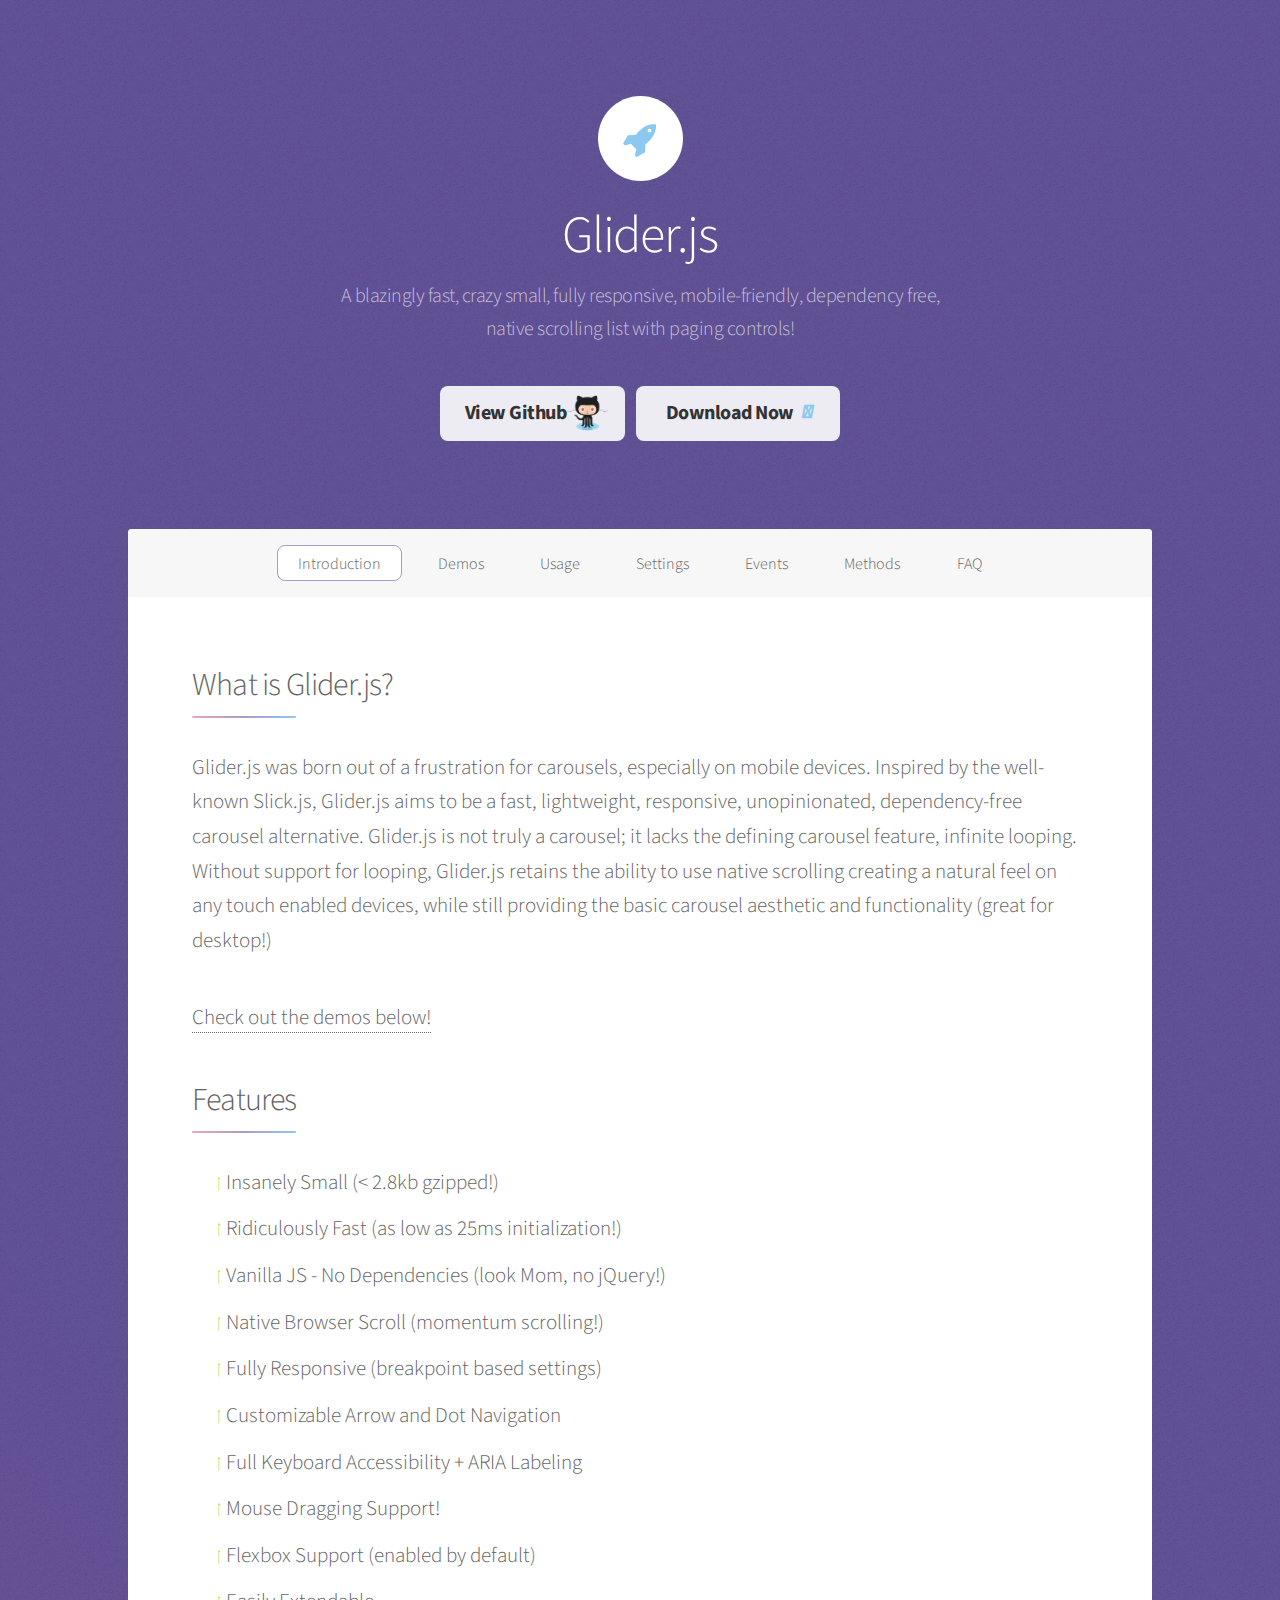
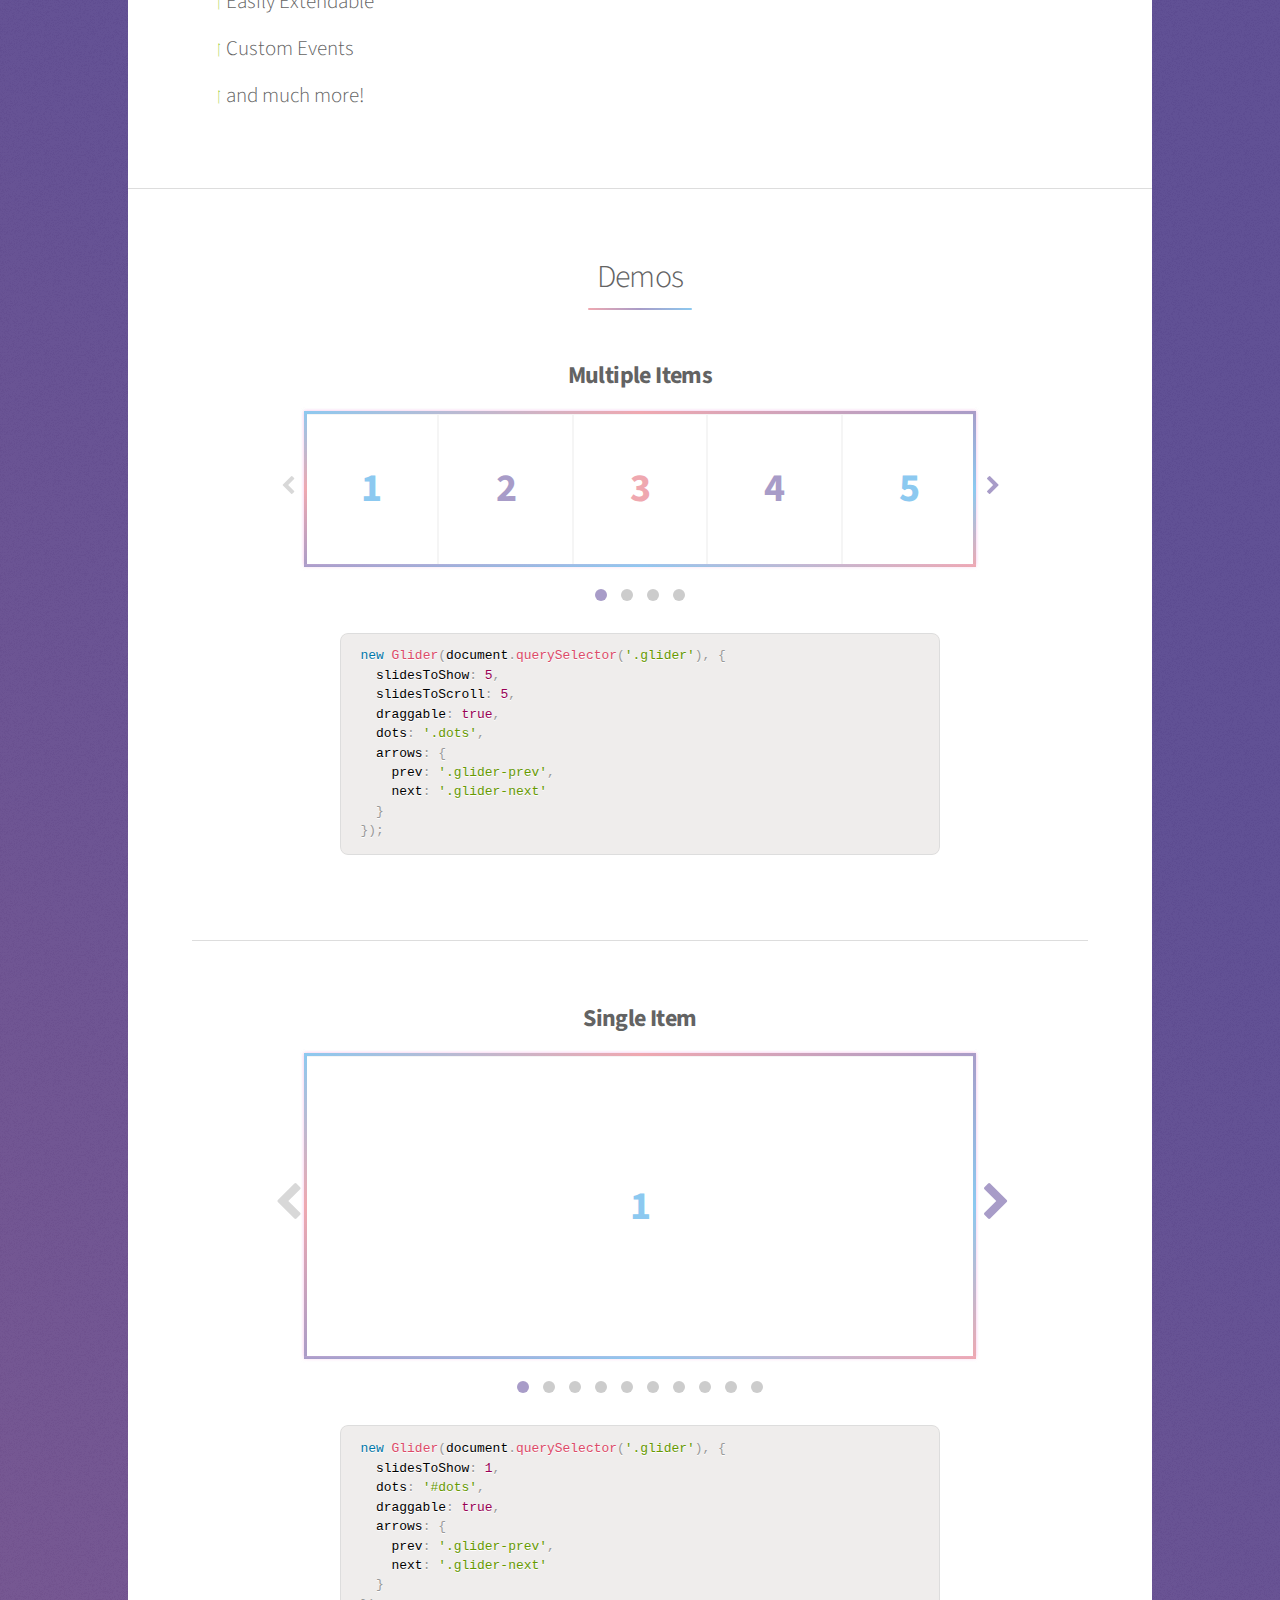
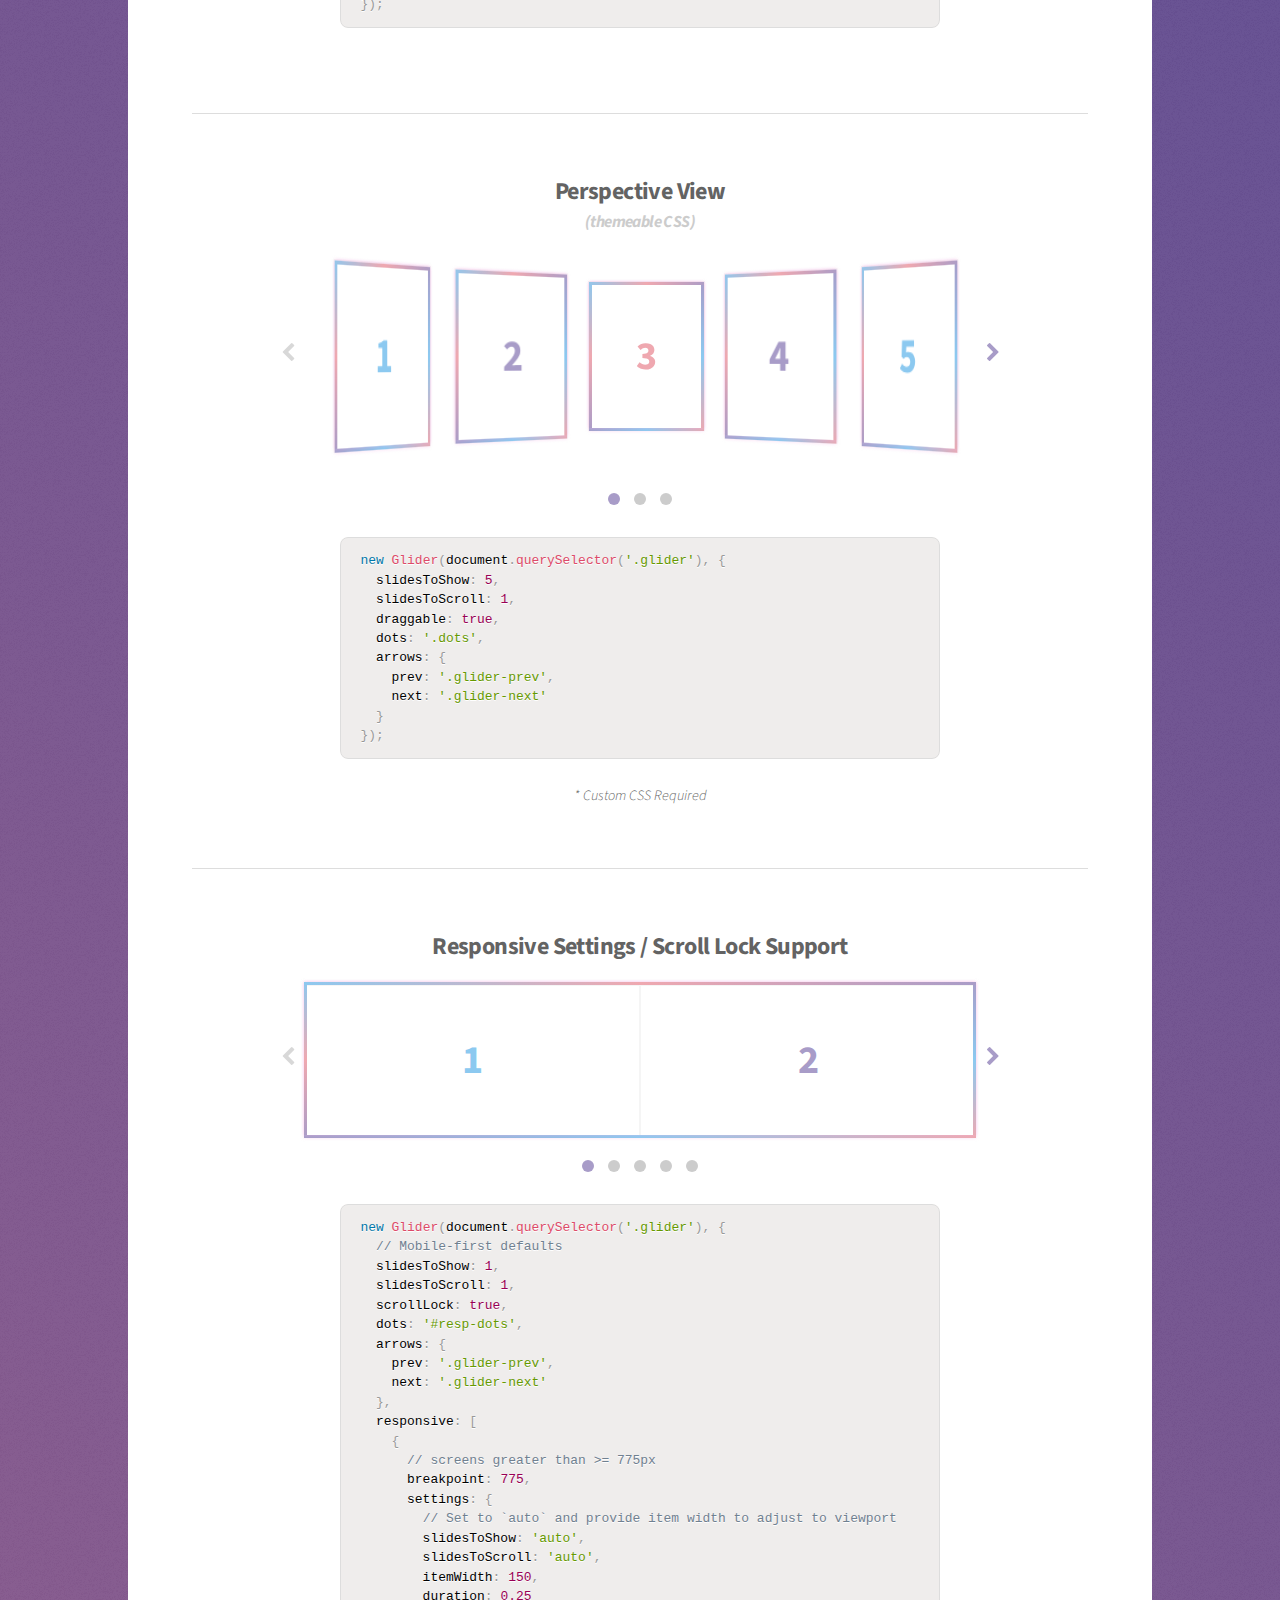
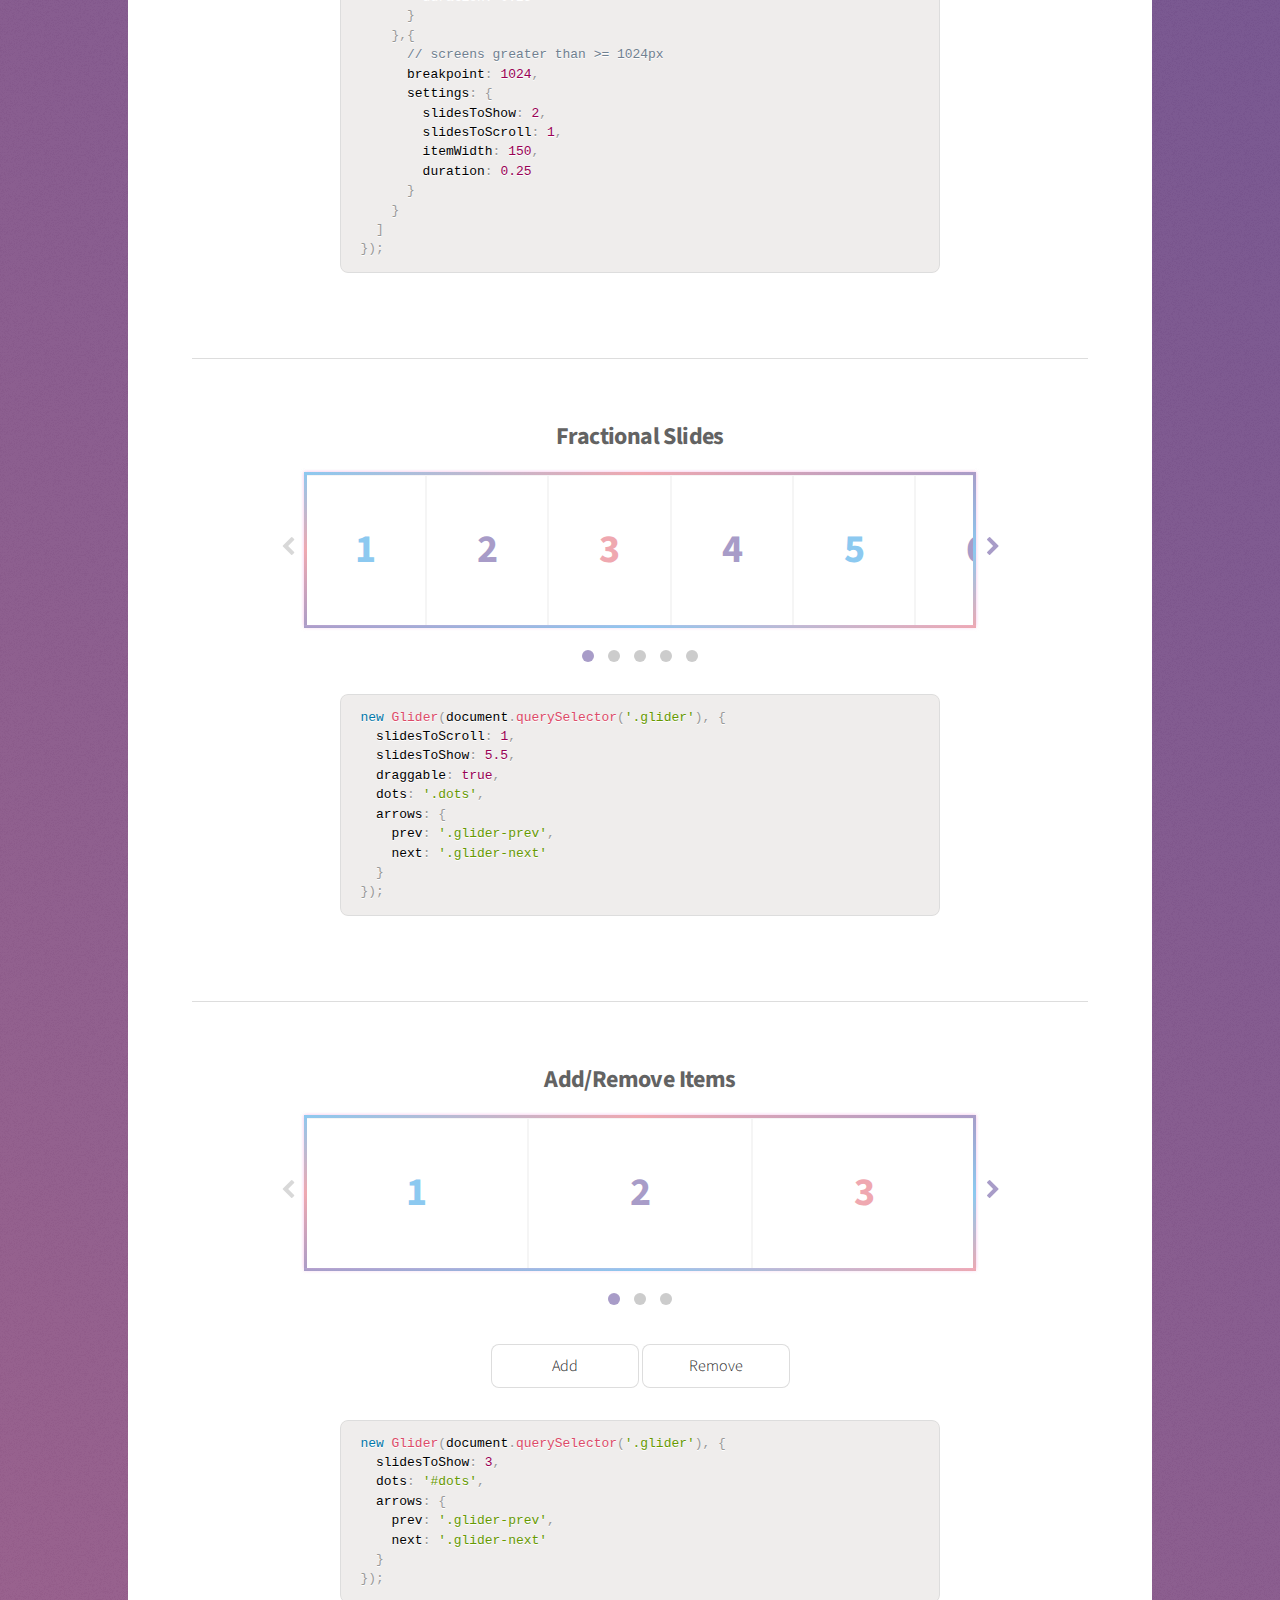
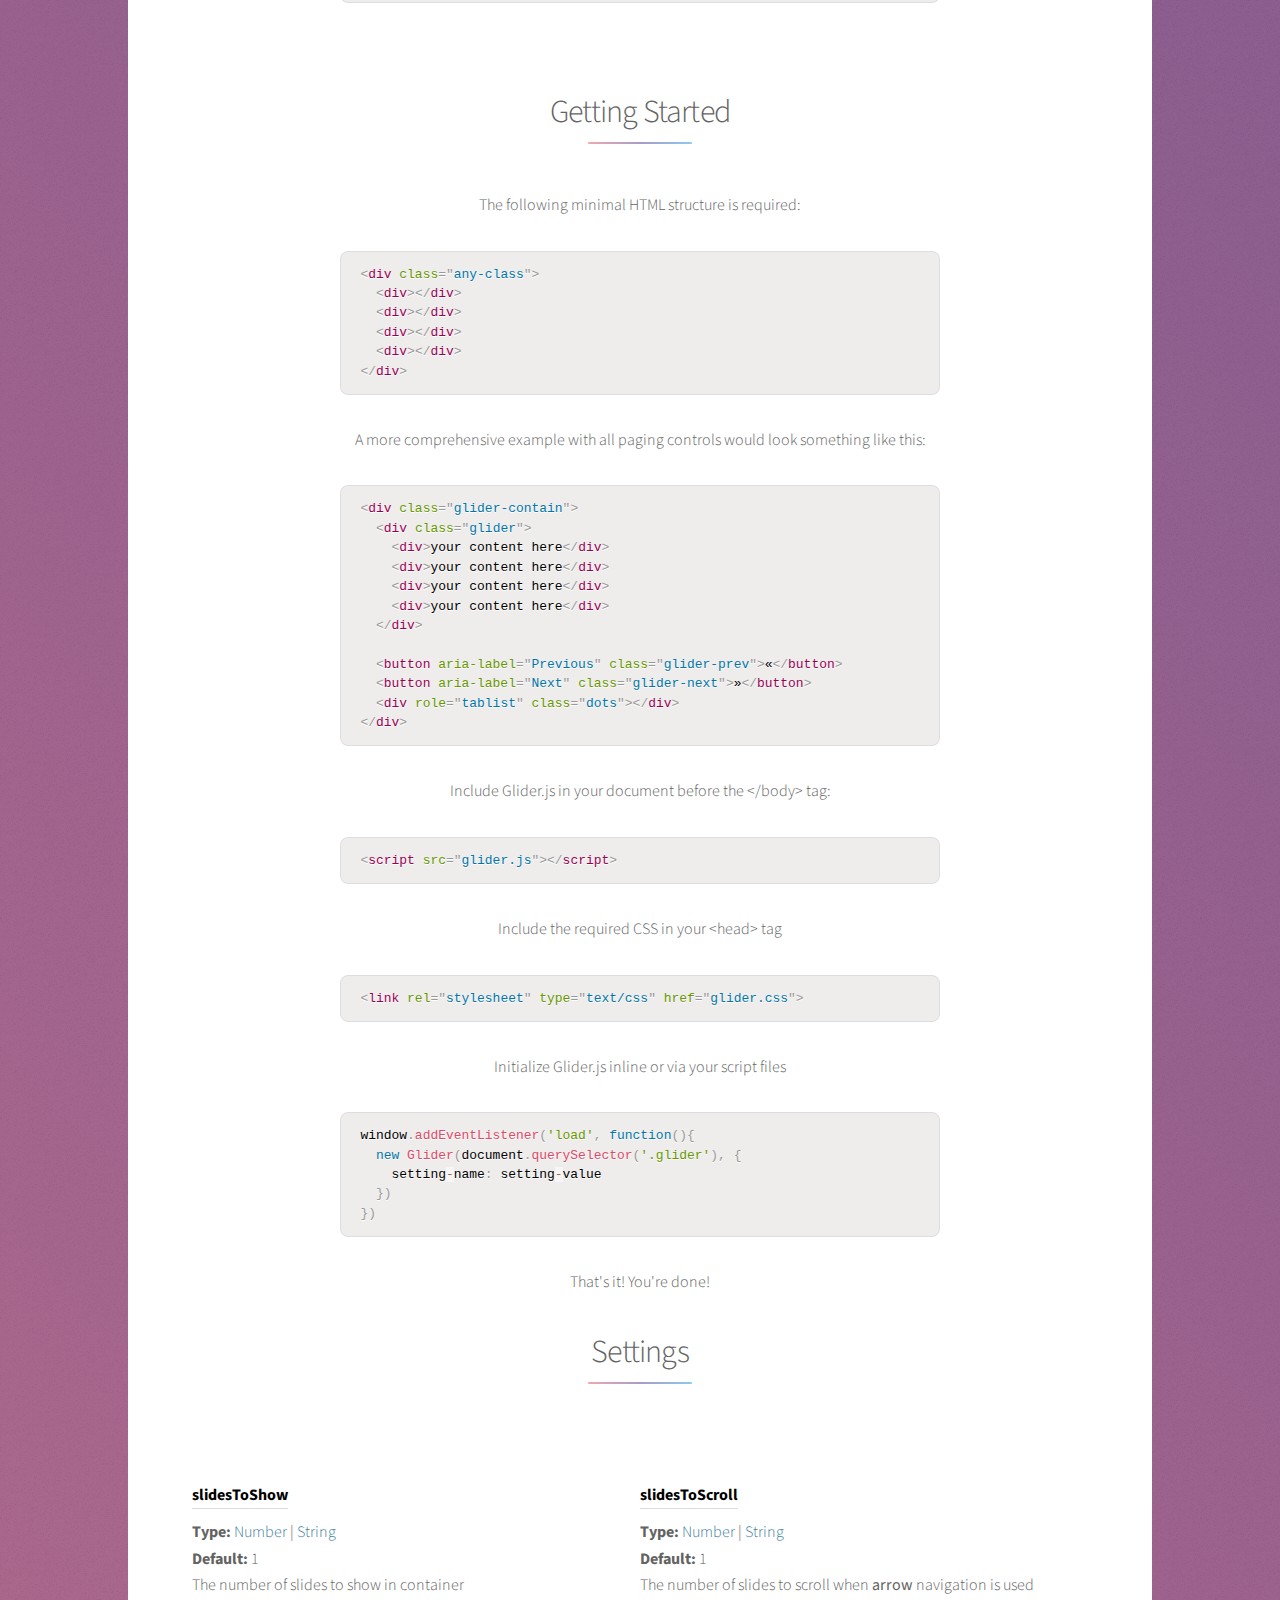
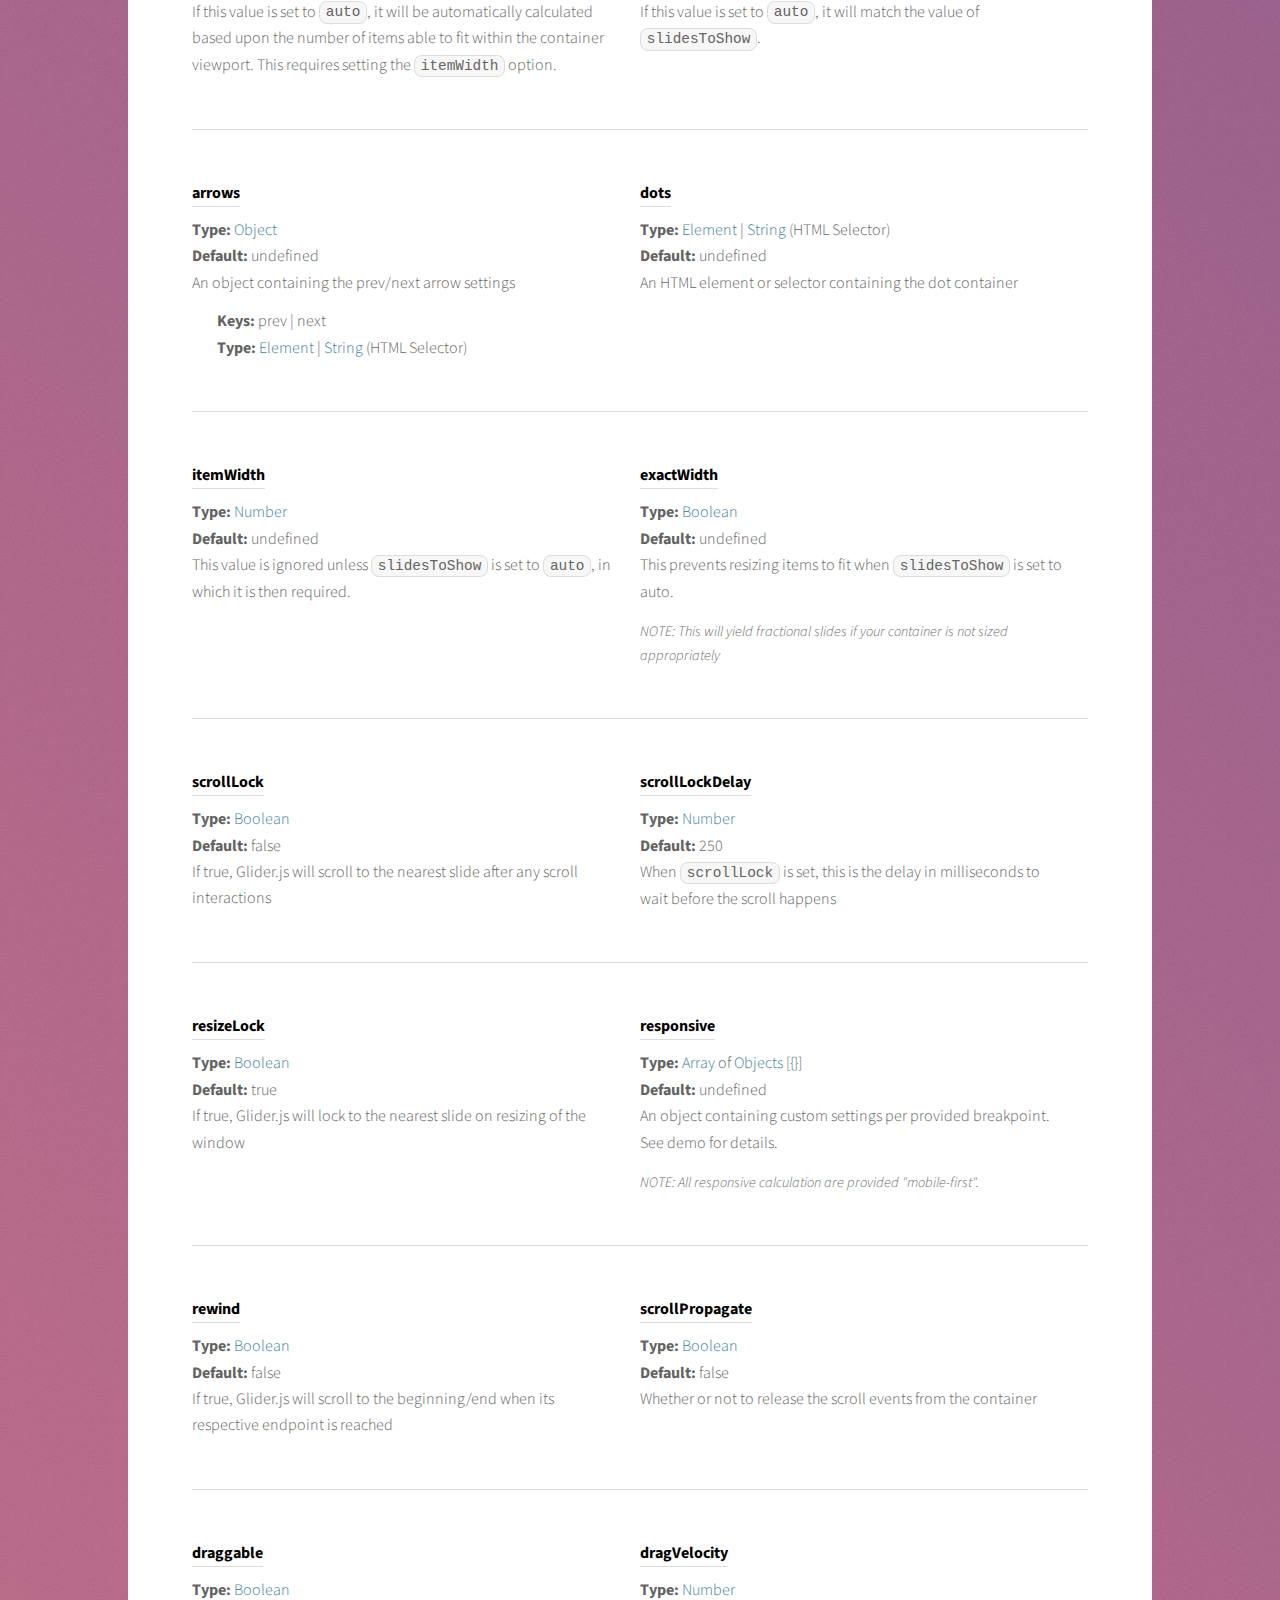
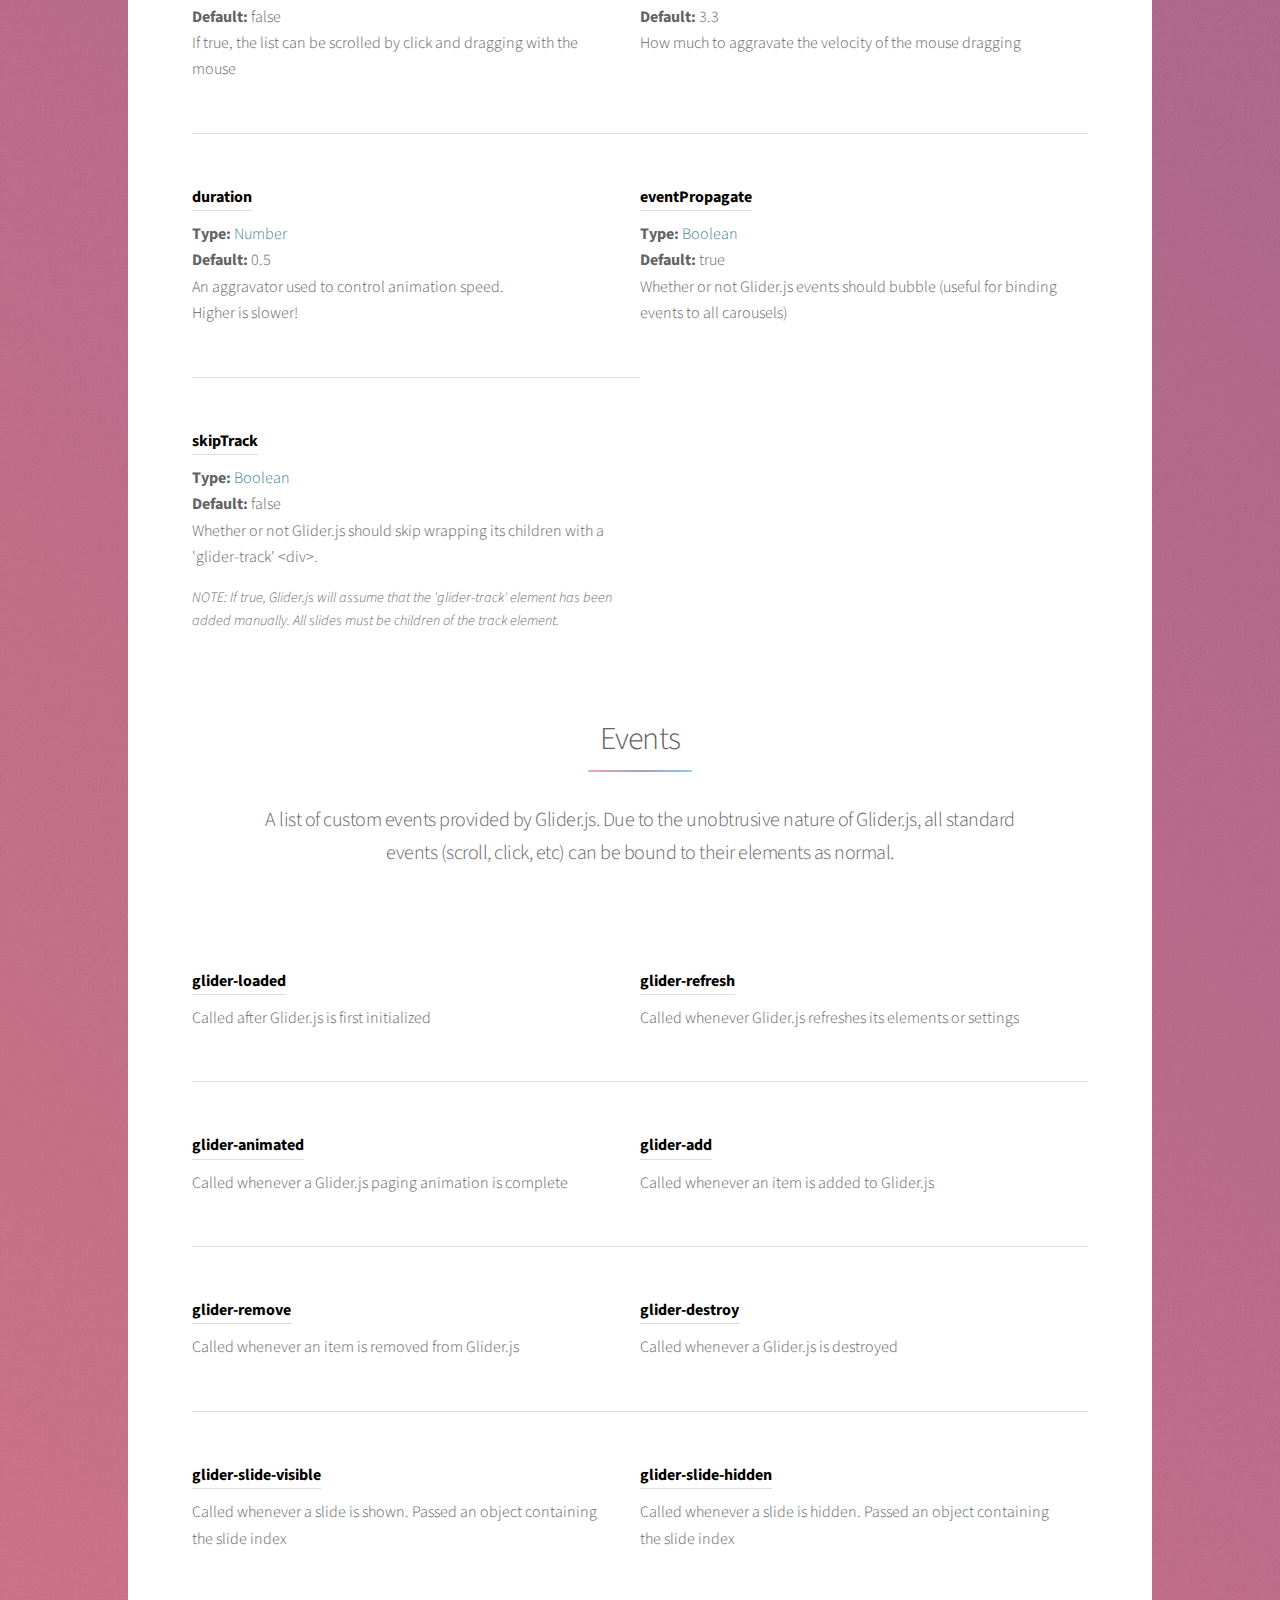
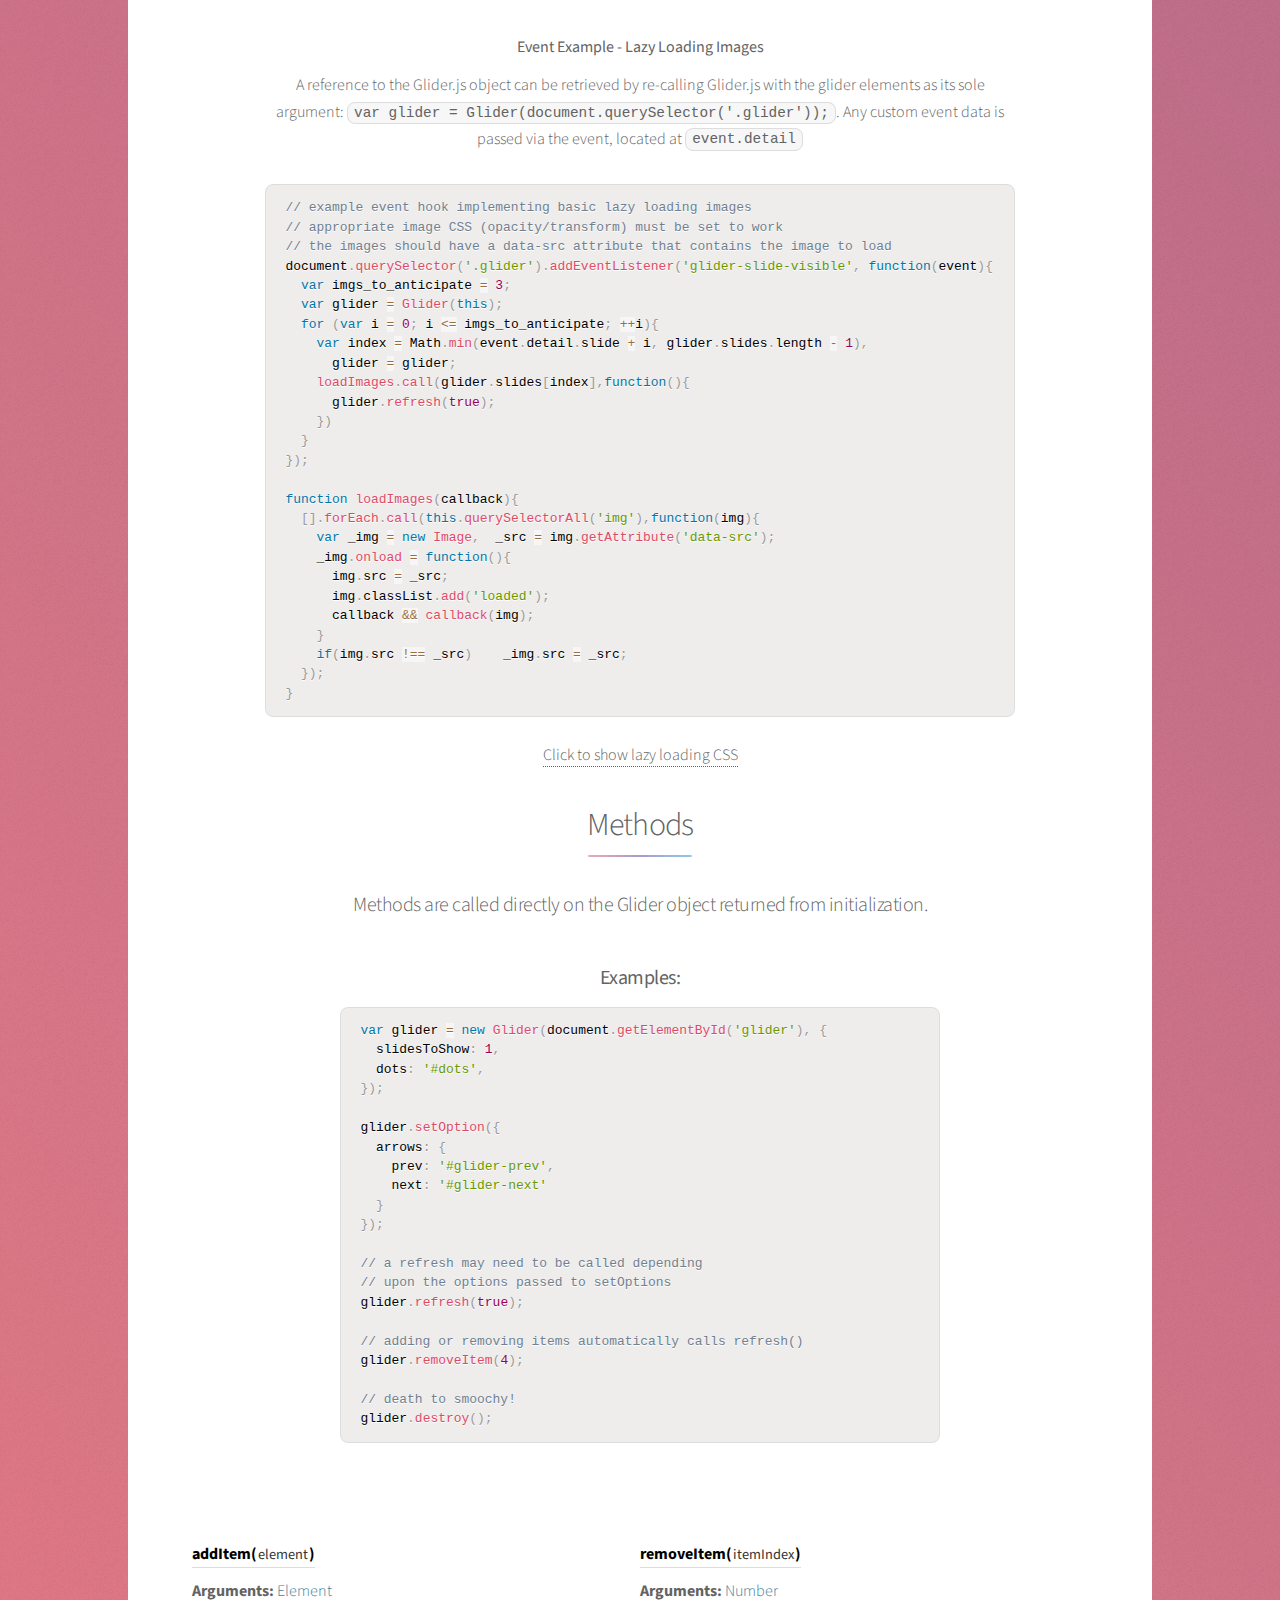
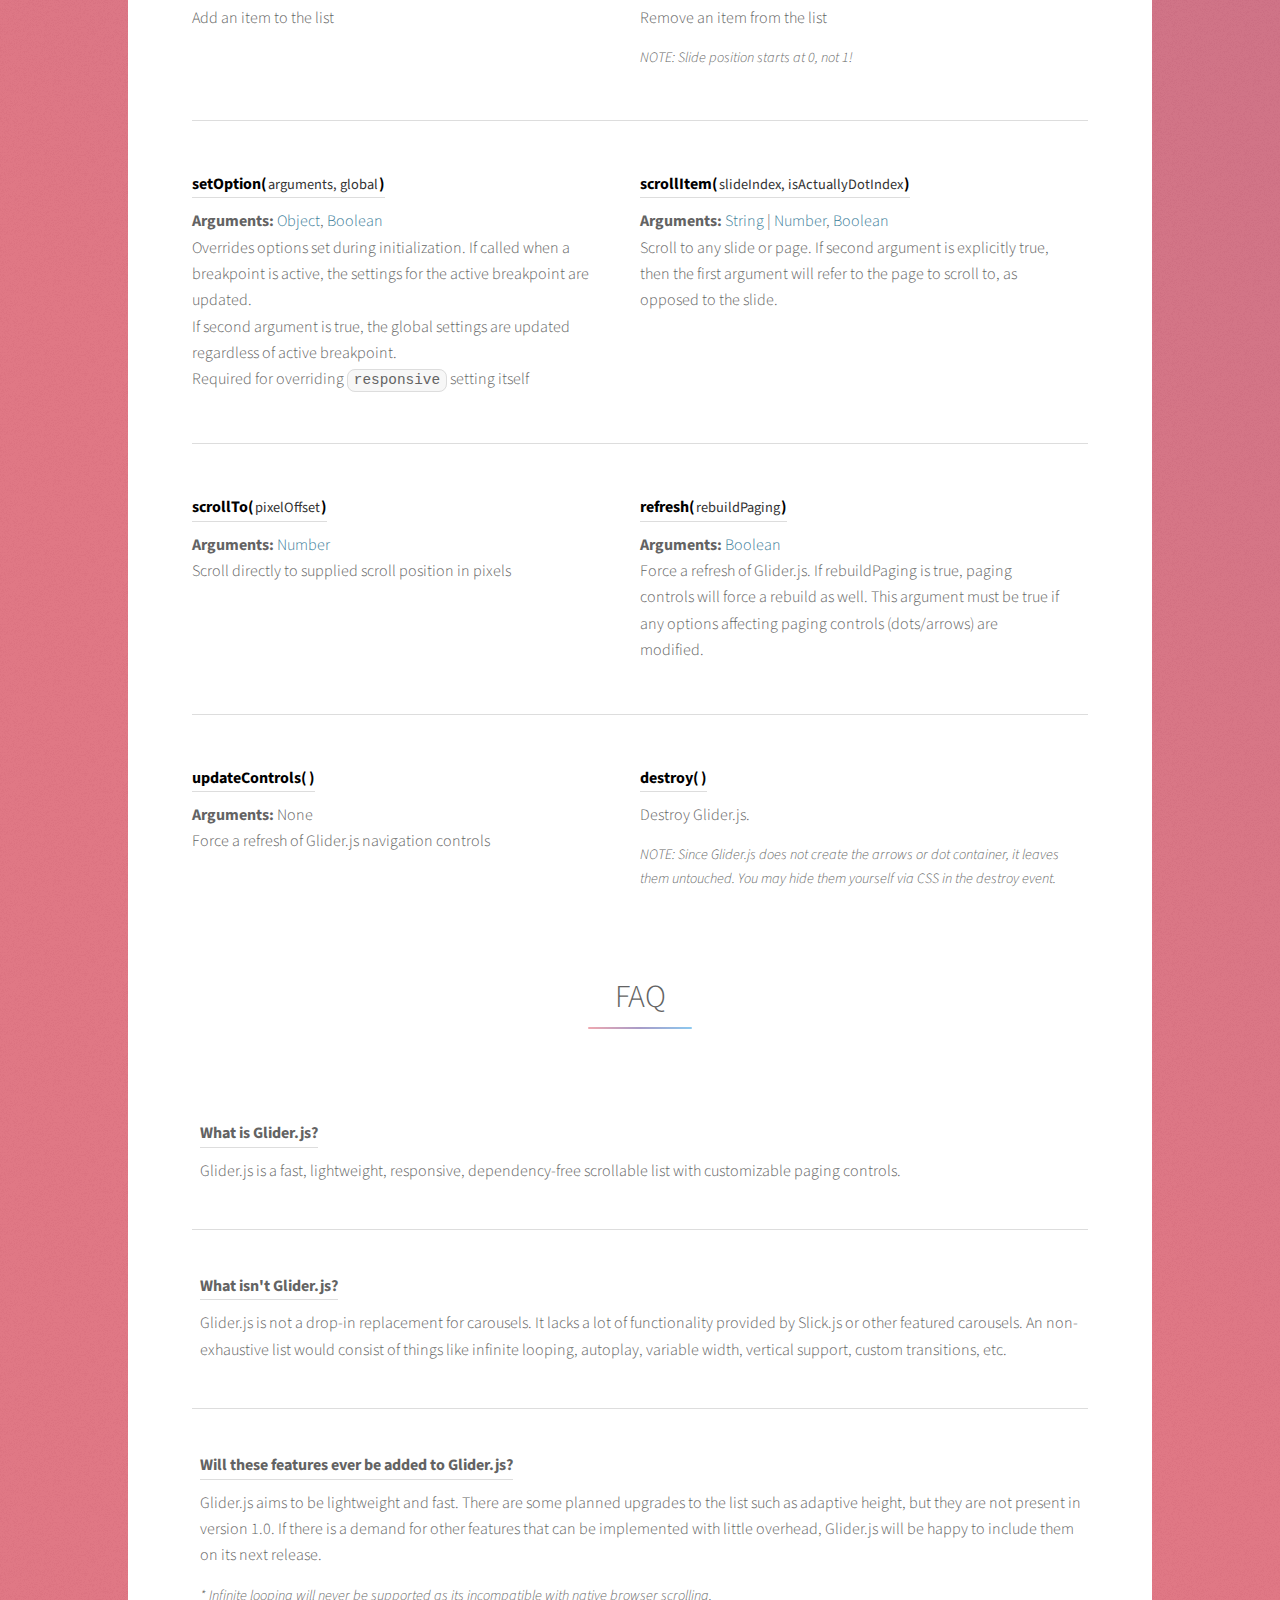
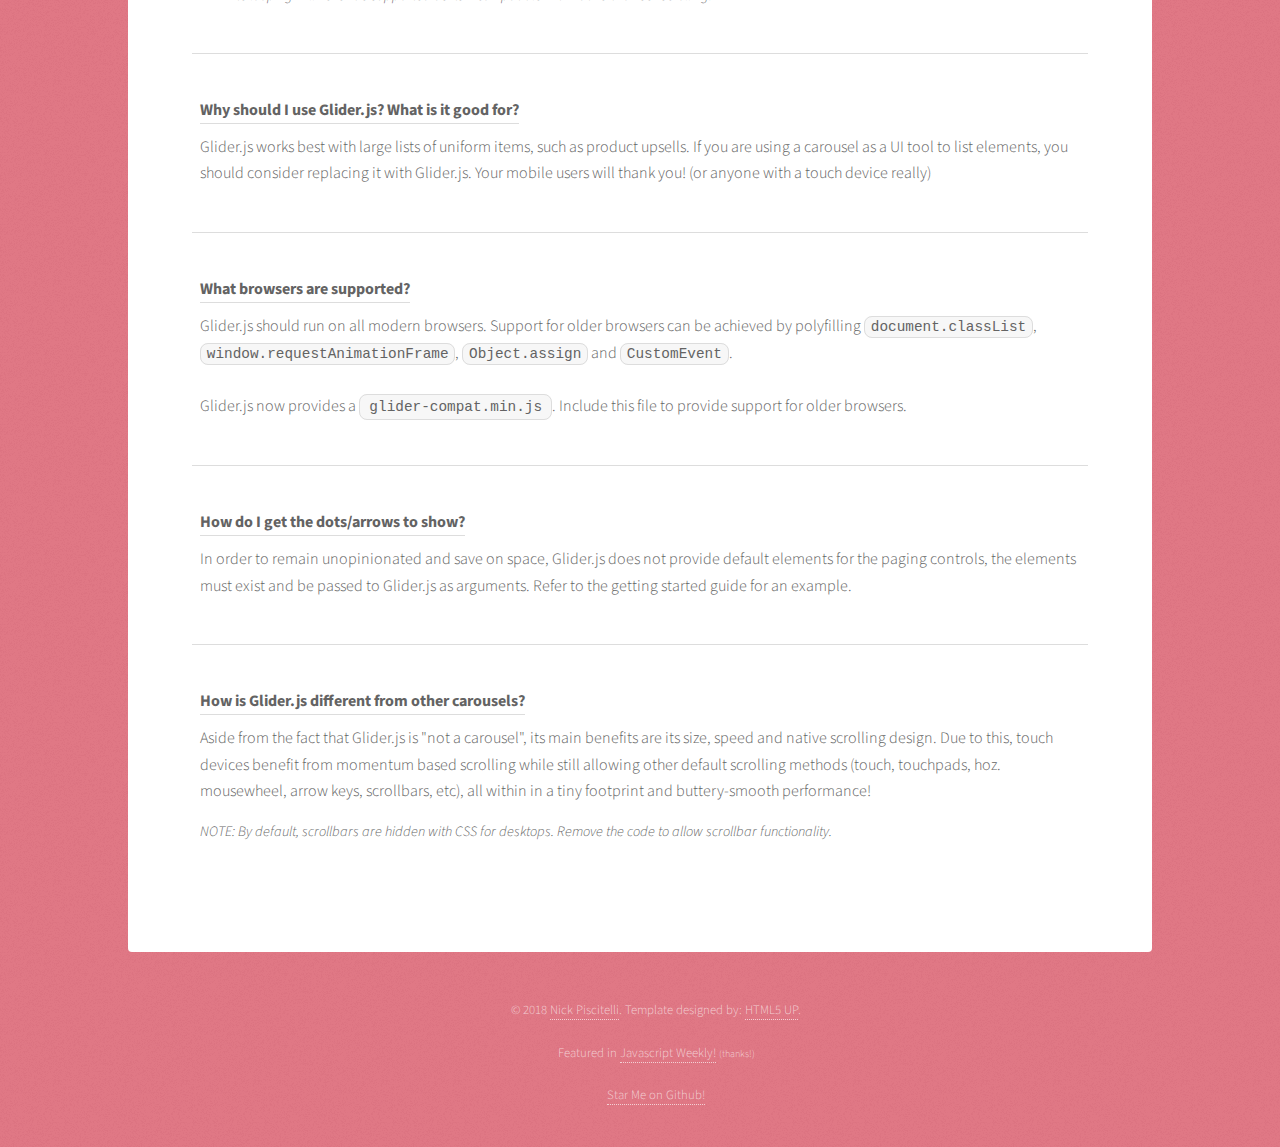
<file: node_modules/glider-js/docs/index.html>
<!DOCTYPE HTML>
<html>
<head>
  <!--

    _____ __ _     __                _
   / ___// /(_)___/ /___  ____      (_)___
  / (_ // // // _  // -_)/ __/_    / /(_-<
  \___//_//_/ \_,_/ \__//_/  (_)__/ //___/
                               |___/

  Version: 1.5
  Author: Nick Piscitelli (pickykneee)
  Website: https://nickpiscitelli.com
  License: MIT License
  Release Date: October 25th, 2018

  -->
  <title>Glider.js - A fast, lightweight carousel alternative</title>
  <meta charset="utf-8" />
  <link rel="shortcut icon" href="favicon.ico" type="image/x-icon" />
  <meta name='viewport' content='width=device-width, initial-scale=1.0, maximum-scale=1.0, user-scalable=0' />
  <link rel="canonical" href="https://nickpiscitelli.github.io/Glider.js/" />
  <link rel="stylesheet" href="https://use.fontawesome.com/releases/v5.4.1/css/all.css" integrity="sha384-5sAR7xN1Nv6T6+dT2mhtzEpVJvfS3NScPQTrOxhwjIuvcA67KV2R5Jz6kr4abQsz" crossorigin="anonymous">
  <link rel="stylesheet" href="assets/css/prism.css" />
  <link rel="stylesheet" href="assets/css/main.css" />
  <link rel="canonical" href="https://nickpiscitelli.github.io/Glider.js" />
  <noscript>
    <link rel="stylesheet" href="assets/css/noscript.css" />
  </noscript>
  <script src="assets/js/glider-compat.min.js"></script>
  <script src="assets/js/glider.min.js"></script>
</head>

<body class="is-preload">

  <!-- Wrapper -->
  <div id="wrapper">

    <!-- Header -->
    <header id="header" class="alt">
      <span class="logo"><img src="images/logo.svg" alt="" /></span>
      <h1>Glider.js</h1>
      <p>
        A blazingly fast, crazy small, fully responsive, mobile-friendly, dependency free,
        native scrolling list with paging controls!
      </p>
      <p>
        <a href="https://github.com/NickPiscitelli/Glider.js" class="button github">
          <img class="octo" src="images/octo.png" > <span class="mobileHide">View</span> Github
        </a>
        &nbsp;
        <a onclick="ga('send','event','Download Button');" href="https://github.com/NickPiscitelli/Glider.js/archive/master.zip" class="button">
          Download <span class="mobileHide">Now</span>
        <i class="zip fas fa-download dl-icon"></i>
        </a>
      </p>
    </header>

    <!-- Nav -->
    <nav id="nav">
      <ul>
        <li><a href="#intro" class="active">Introduction</a></li>
        <li><a href="#demos">Demos</a></li>
        <li><a href="#usage">Usage</a></li>
        <li><a href="#settings">Settings</a></li>
        <li><a href="#events">Events</a></li>
        <li><a href="#methods">Methods</a></li>
        <li><a href="#faq">FAQ</a></li>
      </ul>
    </nav>
    <!-- Main -->
    <div id="main">
      <!-- Introduction -->
      <section id="intro" class="main">
        <div class="spotlight">
          <div class="content">
            <header class="major">
              <h2>What is Glider.js?</h2>
            </header>
            <p>
              Glider.js was born out of a frustration for carousels, especially on mobile devices. Inspired by the well-known Slick.js, Glider.js aims
              to be a fast, lightweight, responsive, unopinionated, dependency-free carousel alternative. Glider.js is not truly a carousel; it lacks
              the defining carousel feature, infinite looping. Without support for looping, Glider.js retains the ability to use native scrolling creating
              a natural feel on any touch enabled devices, while still providing the basic carousel aesthetic and functionality (great for desktop!)
            </p>
            <p>
              <a href="#demos" class="smooth-scroll">Check out the demos below!</a>
            </p>

            <header class="major">
              <h2>Features</h2>
            </header>
            <ul class="script-features">
              <li><i class="fas fa-check"></i>Insanely Small (&lt; 2.8kb gzipped!)</li>
              <li><i class="fas fa-check"></i>Ridiculously Fast (as low as 25ms initialization!)</li>
              <li><i class="fas fa-check"></i>Vanilla JS - No Dependencies (look Mom, no jQuery!)</li>
              <li><i class="fas fa-check"></i>Native Browser Scroll (momentum scrolling!)</li>
              <li><i class="fas fa-check"></i>Fully Responsive (breakpoint based settings)</li>
              <li><i class="fas fa-check"></i>Customizable Arrow and Dot Navigation</li>
              <li><i class="fas fa-check"></i>Full Keyboard Accessibility + ARIA Labeling</li>
              <li><i class="fas fa-check"></i>Mouse Dragging Support!</li>
              <li><i class="fas fa-check"></i>Flexbox Support (enabled by default)</li>
              <li><i class="fas fa-check"></i>Easily Extendable</li>
              <li><i class="fas fa-check"></i>Custom Events</li>
              <li><i class="fas fa-check"></i>and much more!</li>
            </ul>
          </div>
        </div>
      </section>

      <!-- First Section -->
      <section id="demos" class="main special">
        <header class="major">
          <h2>Demos</h2>
        </header>

        <div class="demo first">
          <h2>Multiple Items</h2>
          <div data-name="Multiple Item" class="glider-contain multiple">
            <div class="gradient-border-bottom">
              <div class="gradient-border">
                <div class="glider" id="glider-double">
                  <div><h1>1</h1></div>
                  <div><h1>2</h1></div>
                  <div><h1>3</h1></div>
                  <div><h1>4</h1></div>
                  <div><h1>5</h1></div>
                  <div><h1>6</h1></div>
                  <div><h1>7</h1></div>
                  <div><h1>8</h1></div>
                  <div><h1>9</h1></div>
                  <div><h1>10</h1></div>
                  <div><h1>11</h1></div>
                  <div><h1>12</h1></div>
                  <div><h1>13</h1></div>
                  <div><h1>14</h1></div>
                  <div><h1>15</h1></div>
                  <div><h1>16</h1></div>
                  <div><h1>17</h1></div>
                  <div><h1>18</h1></div>
                </div>
              </div>
            </div>
            <button role="button" aria-label="Previous" class="glider-prev" id="glider-prev-2"><i class="fa fa-chevron-left"></i></i></button>
            <button role="button" aria-label="Next" class="glider-next" id="glider-next-2"><i class="fa fa-chevron-right"></i></i></button>
            <div id="dots2"></div>
          </div>
          <script>
            window.addEventListener('load', function () {
              window.glides = new Glider(document.getElementById('glider-double'), {
                slidesToShow: 5,
                slidesToScroll: 5,
                draggable: true,
                dots: '#dots2',
                arrows: {
                  prev: '#glider-prev-2',
                  next: '#glider-next-2'
                }
              })
            });
          </script>
          <pre class="line-numbers language-javascript">
            <code class="line-numbers language-javascript">
              new Glider(document.querySelector('.glider'), {
                slidesToShow: 5,
                slidesToScroll: 5,
                draggable: true,
                dots: '.dots',
                arrows: {
                  prev: '.glider-prev',
                  next: '.glider-next'
                }
              });
            </code>
          </pre>
        </div>


        <div class="demo">
          <h2>Single Item</h2>
          <div data-name="Single Item" class="glider-contain">
            <div class="gradient-border-bottom">
              <div class="gradient-border">
                <div class="glider" id="glider-single">
                  <div><h1>1</h1></div>
                  <div><h1>2</h1></div>
                  <div><h1>3</h1></div>
                  <div><h1>4</h1></div>
                  <div><h1>5</h1></div>
                  <div><h1>6</h1></div>
                  <div><h1>7</h1></div>
                  <div><h1>8</h1></div>
                  <div><h1>9</h1></div>
                  <div><h1>10</h1></div>
                </div>
              </div>
            </div>
            <button role="button" aria-label="Previous" class="glider-prev" id="glider-prev"><i class="fa fa-chevron-left"></i></i></button>
            <button role="button" aria-label="Next" class="glider-next" id="glider-next"><i class="fa fa-chevron-right"></i></i></button>
            <div id="dots"></div>
          </div>
          <script>
            window.addEventListener('load', function(){
              new Glider(document.getElementById('glider-single'), {
                slidesToShow: 1,
                dots: '#dots',
                draggable: true,
                arrows: {
                  prev: '#glider-prev',
                  next: '#glider-next'
                },
                easing: function (x, t, b, c, d) {
                  return c*(t/=d)*t + b;
                }
              });
            });
          </script>

          <pre class="line-numbers language-javascript">
            <code class="line-numbers language-javascript">
              new Glider(document.querySelector('.glider'), {
                slidesToShow: 1,
                dots: '#dots',
                draggable: true,
                arrows: {
                  prev: '.glider-prev',
                  next: '.glider-next'
                }
              });
            </code>
          </pre>
        </div>

        <div class="demo persp">
          <h2>Perspective View<span class="aside">(themeable CSS)</span></h2>
          <div data-name="Perspective View" class="glider-contain multiple">
            <div class="glider glider-persp" id="glider-persp">
              <div><div class="gradient-border-bottom"><div class="gradient-border"><h1>1</h1></div></div></div>
              <div><div class="gradient-border-bottom"><div class="gradient-border"><h1>2</h1></div></div></div>
              <div><div class="gradient-border-bottom"><div class="gradient-border"><h1>3</h1></div></div></div>
              <div><div class="gradient-border-bottom"><div class="gradient-border"><h1>4</h1></div></div></div>
              <div><div class="gradient-border-bottom"><div class="gradient-border"><h1>5</h1></div></div></div>
              <div><div class="gradient-border-bottom"><div class="gradient-border"><h1>6</h1></div></div></div>
              <div><div class="gradient-border-bottom"><div class="gradient-border"><h1>7</h1></div></div></div>
              <div><div class="gradient-border-bottom"><div class="gradient-border"><h1>8</h1></div></div></div>
              <div><div class="gradient-border-bottom"><div class="gradient-border"><h1>9</h1></div></div></div>
              <div><div class="gradient-border-bottom"><div class="gradient-border"><h1>10</h1></div></div></div>
              <div><div class="gradient-border-bottom"><div class="gradient-border"><h1>11</h1></div></div></div>
              <div><div class="gradient-border-bottom"><div class="gradient-border"><h1>12</h1></div></div></div>
              <div><div class="gradient-border-bottom"><div class="gradient-border"><h1>13</h1></div></div></div>
              <div><div class="gradient-border-bottom"><div class="gradient-border"><h1>14</h1></div></div></div>
              <div><div class="gradient-border-bottom"><div class="gradient-border"><h1>15</h1></div></div></div>
            </div>
            <button role="button" aria-label="Previous" class="glider-prev" id="glider-prev-per"><i class="fa fa-chevron-left"></i></i></button>
            <button role="button" aria-label="Next" class="glider-next" id="glider-next-per"><i class="fa fa-chevron-right"></i></i></button>
            <div id="dots-per"></div>
          </div>
          <script>
            window.addEventListener('load', function () {
              window.glides = new Glider(document.getElementById('glider-persp'), {
                slidesToShow: 5,
                slidesToScroll: 1,
                draggable: true,
                dots: '#dots-per',
                arrows: {
                  prev: '#glider-prev-per',
                  next: '#glider-next-per'
                }
              })
            });
          </script>
          <pre class="line-numbers language-javascript">
            <code class="line-numbers language-javascript">
              new Glider(document.querySelector('.glider'), {
                slidesToShow: 5,
                slidesToScroll: 1,
                draggable: true,
                dots: '.dots',
                arrows: {
                  prev: '.glider-prev',
                  next: '.glider-next'
                }
              });
            </code>
          </pre>
          <span class="aside">* Custom CSS Required</span>
        </div>
        <div class="demo">
          <h2>Responsive Settings / Scroll Lock Support</h2>
          <div data-name="Responsive Settings" class="glider-contain multiple">
            <div class="gradient-border-bottom">
              <div class="gradient-border">
                <div class="glider" id="glider-resp">
                  <div><h1>1</h1></div>
                  <div><h1>2</h1></div>
                  <div><h1>3</h1></div>
                  <div><h1>4</h1></div>
                  <div><h1>5</h1></div>
                  <div><h1>6</h1></div>
                  <div><h1>7</h1></div>
                  <div><h1>8</h1></div>
                  <div><h1>9</h1></div>
                  <div><h1>10</h1></div>
                </div>
              </div>
            </div>
            <button role="button" aria-label="Previous" class="glider-prev" id="glider-prev-resp"><i class="fa fa-chevron-left"></i></i></button>
            <button role="button" aria-label="Next" class="glider-next" id="glider-next-resp"><i class="fa fa-chevron-right"></i></i></button>
            <div id="resp-dots"></div>
          </div>
          <script>
            window.addEventListener('load',function(){
              new Glider(document.querySelector('#glider-resp'), {
                // Mobile-first defaults
                slidesToShow: 1,
                slidesToScroll: 1,
                scrollLock: true,
                dots: '#resp-dots',
                arrows: {
                  prev: '#glider-prev-resp',
                  next: '#glider-next-resp'
                },
                responsive: [
                  {
                    breakpoint: 775,
                    settings: {
                      slidesToShow: 'auto',
                      slidesToScroll: 'auto',
                      itemWidth: 150,
                      duration: 0.25
                    }
                  },{
                    breakpoint: 1024,
                    settings: {
                      slidesToShow: 2,
                      slidesToScroll: 1,
                      itemWidth: 150,
                      duration: 0.25
                    }
                  }
                ]
              })
            });
          </script>

          <pre class="line-numbers language-javascript">
            <code class="line-numbers language-javascript">
              new Glider(document.querySelector('.glider'), {
                // Mobile-first defaults
                slidesToShow: 1,
                slidesToScroll: 1,
                scrollLock: true,
                dots: '#resp-dots',
                arrows: {
                  prev: '.glider-prev',
                  next: '.glider-next'
                },
                responsive: [
                  {
                    // screens greater than >= 775px
                    breakpoint: 775,
                    settings: {
                      // Set to `auto` and provide item width to adjust to viewport
                      slidesToShow: 'auto',
                      slidesToScroll: 'auto',
                      itemWidth: 150,
                      duration: 0.25
                    }
                  },{
                    // screens greater than >= 1024px
                    breakpoint: 1024,
                    settings: {
                      slidesToShow: 2,
                      slidesToScroll: 1,
                      itemWidth: 150,
                      duration: 0.25
                    }
                  }
                ]
              });
            </code>
          </pre>
        </div>

        <div class="demo">
          <h2>Fractional Slides</h2>
          <div data-name="Fractional Slides" class="glider-contain multiple">
            <div class="gradient-border-bottom">
              <div class="gradient-border">
                <div class="glider" id="glider-cut">
                  <div><h1>1</h1></div>
                  <div><h1>2</h1></div>
                  <div><h1>3</h1></div>
                  <div><h1>4</h1></div>
                  <div><h1>5</h1></div>
                  <div><h1>6</h1></div>
                  <div><h1>7</h1></div>
                  <div><h1>8</h1></div>
                  <div><h1>9</h1></div>
                  <div><h1>10</h1></div>
                  <div><h1>11</h1></div>
                  <div><h1>12</h1></div>
                  <div><h1>13</h1></div>
                  <div><h1>14</h1></div>
                  <div><h1>15</h1></div>
                  <div><h1>16</h1></div>
                  <div><h1>17</h1></div>
                  <div><h1>18</h1></div>
                  <div><h1>19</h1></div>
                  <div><h1>20</h1></div>
                  <div><h1>21</h1></div>
                  <div><h1>22</h1></div>
                  <div><h1>23</h1></div>
                  <div><h1>24</h1></div>
                </div>
              </div>
            </div>
            <button role="button" aria-label="Previous" class="glider-prev" id="cut-prev"><i class="fa fa-chevron-left"></i></i></button>
            <button role="button" aria-label="Next" class="glider-next" id="cut-next"><i class="fa fa-chevron-right"></i></i></button>
            <div role="tablist" id="frac-dots"></div>
          </div>
          <script>
            window.addEventListener('load',function(){
              var glider = new Glider(document.getElementById('glider-cut'), {
                slidesToScroll: 1,
                slidesToShow: 5.5,
                draggable: true,
                dots: '#frac-dots',
                arrows: {
                  prev: '#cut-prev',
                  next: '#cut-next'
                }
              });
            })
          </script>

          <pre class="line-numbers language-javascript">
            <code class="line-numbers language-javascript">
              new Glider(document.querySelector('.glider'), {
                slidesToScroll: 1,
                slidesToShow: 5.5,
                draggable: true,
                dots: '.dots',
                arrows: {
                  prev: '.glider-prev',
                  next: '.glider-next'
                }
              });
            </code>
          </pre>
        </div>

        <div class="demo">
          <div id="add"><h1></h1></div>
          <h2>Add/Remove Items</h2>
          <div data-name="Add/Remove Items" class="glider-contain multiple">
            <div class="gradient-border-bottom">
              <div class="gradient-border">
                <div class="glider" id="glider-add">
                  <div><h1>1</h1></div>
                  <div><h1>2</h1></div>
                  <div><h1>3</h1></div>
                  <div><h1>4</h1></div>
                  <div><h1>5</h1></div>
                  <div><h1>6</h1></div>
                  <div><h1>7</h1></div>
                  <div><h1>8</h1></div>
                  <div><h1>9</h1></div>
                </div>
              </div>
            </div>
            <button role="button" aria-label="Previous" class="glider-prev" id="glider-prev-add"><i class="fa fa-chevron-left"></i></i></button>
            <button role="button" aria-label="Next" class="glider-next" id="glider-next-add"><i class="fa fa-chevron-right"></i></i></button>
            <div id="add-dots"></div>
          </div>
          <p class="buttons">
            <a class="button" id="addSlide">Add</a>
            <a class="button" id="removeSlide">Remove</a>
          </p>
          <script>
          window.addEventListener('load',function(){
            var glider = new Glider(document.getElementById('glider-add'), {
              slidesToShow: 3,
              duration: .6,
              dots: '#add-dots',
              arrows: {
                prev: '#glider-prev-add',
                next: '#glider-next-add'
              }
            });
            document.getElementById('addSlide').addEventListener('click',function(){
              var ele = document.getElementById('add').cloneNode(true);
              ele.id = '';
              ele.querySelector('h1').textContent = glider.slides.length + 1;
              glider.addItem(ele);
              try{
                ga('send','event','Add/Remove Item', 'Add')
              } catch(ex){}
            });
            document.getElementById('removeSlide').addEventListener('click',function(){
              glider.removeItem(glider.slides.length - 1);
              try{
                ga('send','event','Add/Remove Item', 'Remove')
              } catch(ex){}
            });
          })
          </script>

          <pre class="line-numbers language-javascript">
            <code class="line-numbers language-javascript">
              new Glider(document.querySelector('.glider'), {
                slidesToShow: 3,
                dots: '#dots',
                arrows: {
                  prev: '.glider-prev',
                  next: '.glider-next'
                }
              });
            </code>
          </pre>
        </div>
        <!--
        <div class="demo">
          <div id="add"><h1></h1></div>
          <h2>Demo with Content</h2>
          <div class="glider-contain content">
            <div class="glider" id="glider-content">
              <div>
                <div class="gradient-border-bottom">
                  <div class="gradient-border">
                    <div class="article">
                      <img src="http://placehold.it/150/C9E1F5/FFFFFF?text=$_">
                      <h4 class="cool-border">Awesome JS</h4>
                      <p>Wow! Can you believe that Glider.js is only 1.7kb gzipped?! That's pretty small!</p>
                      <a class="read-more">Read More</a>
                    </div>
                  </div>
                </div>
              </div>
              <div>
                <div class="gradient-border-bottom">
                  <div class="gradient-border">
                    <div class="article">
                      <img src="http://placehold.it/150/C9E1F5/FFFFFF?text=>_">
                      <h4 class="cool-border short">JS Weekly</h4>
                      <p>New library Glider.js has absolutely no dependencies! jQuery?  What's that?</p>
                      <a class="read-more">Read More</a>
                    </div>
                  </div>
                </div>
              </div>
              <div>
                <div class="gradient-border-bottom">
                  <div class="gradient-border">
                    <div class="article">
                      <img src="http://placehold.it/150/C9E1F5/FFFFFF?text=0x">
                      <h4 class="cool-border long">Readers MD5 Digest</h4>
                      <p>Glider.js - Wow. Just wow. A must have for any product upsell or content list!</p>
                      <a class="read-more">Read More</a>
                    </div>
                  </div>
                </div>
              </div>
              <div>
                <div class="gradient-border-bottom">
                  <div class="gradient-border">
                    <div class="article">
                      <img src="http://placehold.it/150/C9E1F5/FFFFFF?text=$_">
                      <h4 class="cool-border">Awesome JS</h4>
                      <p>Did you really think they would be different than the previous?</p>
                      <a class="read-more">Read More</a>
                    </div>
                  </div>
                </div>
              </div>
              <div>
                <div class="gradient-border-bottom">
                  <div class="gradient-border">
                    <div class="article">
                      <img src="http://placehold.it/150/C9E1F5/FFFFFF?text=>_">
                      <h4 class="cool-border short">JS Weekly</h4>
                      <p>I'm a programmer, not a writer. Don't expect so much.</p>
                      <a class="read-more">Read More</a>
                    </div>
                  </div>
                </div>
              </div>
              <div>
                <div class="gradient-border-bottom">
                  <div class="gradient-border">
                    <div class="article">
                      <img src="http://placehold.it/150/C9E1F5/FFFFFF?text=0x">
                      <h4 class="cool-border long">Readers SHA1 Digest</h4>
                      <p>Well, at least there was an issue upgrade.</p>
                      <a class="read-more">Read More</a>
                    </div>
                  </div>
                </div>
              </div>
              <div>
                <div class="gradient-border-bottom">
                  <div class="gradient-border">
                    <div class="article">
                      <img src="http://placehold.it/150/C9E1F5/FFFFFF?text=$_">
                      <h4 class="cool-border">Awesome JS</h4>
                      <p>Ok, now you're getting greedy.</p>
                      <a class="read-more">Read More</a>
                    </div>
                  </div>
                </div>
              </div>
              <div>
                <div class="gradient-border-bottom">
                  <div class="gradient-border">
                    <div class="article">
                      <img src="http://placehold.it/150/C9E1F5/FFFFFF?text=>_">
                      <h4 class="cool-border short">JS Weekly</h4>
                      <p>How much content do you think I can produce?</p>
                      <a class="read-more">Read More</a>
                    </div>
                  </div>
                </div>
              </div>
              <div>
                <div class="gradient-border-bottom">
                  <div class="gradient-border">
                    <div class="article">
                      <img src="http://placehold.it/150/C9E1F5/FFFFFF?text=0x">
                      <h4 class="cool-border long">Readers SHA256 Digest</h4>
                      <p>I should have disabled the dots for optimal suspense.</p>
                      <a class="read-more">Read More</a>
                    </div>
                  </div>
                </div>
              </div>
              <div>
                <div class="gradient-border-bottom">
                  <div class="gradient-border">
                    <div class="article">
                      <img src="http://placehold.it/150/C9E1F5/FFFFFF?text=$_">
                      <h4 class="cool-border">Awesome JS</h4>
                      <p>You would have just ended up looking at the arrows anyway.</p>
                      <a class="read-more">Read More</a>
                    </div>
                  </div>
                </div>
              </div>
              <div>
                <div class="gradient-border-bottom">
                  <div class="gradient-border">
                    <div class="article">
                      <img src="http://placehold.it/150/C9E1F5/FFFFFF?text=>_">
                      <h4 class="cool-border short">JS Weekly</h4>
                      <p>At least you know it's almost over soon.</p>
                      <a class="read-more">Read More</a>
                    </div>
                  </div>
                </div>
              </div>
              <div>
                <div class="gradient-border-bottom">
                  <div class="gradient-border">
                    <div class="article">
                      <img src="http://placehold.it/150/C9E1F5/FFFFFF?text=0x">
                      <h4 class="cool-border long">Readers SHA512 Digest</h4>
                      <p>
                        2b38627595da6be<br>
                        Nice hash.
                      </p>
                      <a class="read-more">Read More</a>
                    </div>
                  </div>
                </div>
              </div>
              <div>
                <div class="gradient-border-bottom">
                  <div class="gradient-border">
                    <div class="article">
                      <img src="http://placehold.it/150/C9E1F5/FFFFFF?text=$_">
                      <h4 class="cool-border">Awesome JS</h4>
                      <p>I hope you expected more.</p>
                      <a class="read-more">Read More</a>
                    </div>
                  </div>
                </div>
              </div>
            </div>
            <div id="dots-content"></div>
            <button role="button" aria-label="Previous" class="glider-prev" id="glider-prev-content"><i class="fa fa-chevron-left"></i></i></button>
            <button role="button" aria-label="Next" class="glider-next" id="glider-next-content"><i class="fa fa-chevron-right"></i></i></button>
          </div>
          <script>
            new Glider(document.getElementById('glider-content'), {
              slidesToShow: 1,
              slidesToScroll: 1,
              duration: .75,
              easing: function (x, t, b, c, d) {
                return c*(t/=d)*t + b;
              },
              dots: '#dots-content',
              arrows: {
                prev: '#glider-prev-content',
                next: '#glider-next-content'
              },
              responsive: [{
                breakpoint: 900,
                settings: {
                  slidesToShow: 3,
                  slidesToScroll: 3,
                }
              },{
                breakpoint: 575,
                settings: {
                  slidesToShow: 2,
                  slidesToScroll: 2,
                }
              }]
            });
          </script>

          <pre class="line-numbers language-javascript">
            <code class="line-numbers language-javascript">
              new Glider(document.querySelector('.glider'), {
                slidesToShow: 1,
                slidesToScroll: 1,
                duration: .75,
                // easeInQuad
                easing: function (x, t, b, c, d) {
                  return c*(t/=d)*t + b;
                },
                arrows: {
                  prev: '.glider-prev',
                  next: '.glider-next'
                },
                dots: '#dots',
                responsive: [{
                  breakpoint: 900,
                  settings: {
                    slidesToShow: 3,
                    slidesToScroll: 3,
                  }
                },{
                  breakpoint: 575,
                  settings: {
                    slidesToShow: 2,
                    slidesToScroll: 2,
                  }
                }]
              });
            </code>
          </pre>
        </div>
      </section>
      -->
      <!-- Second Section -->
      <section id="usage" class="main code special">
        <header class="major">
          <h2>Getting Started</h2>
        </header>
        <p>
          The following minimal HTML structure is required:
        </p>
        <pre class="line-numbers language-html">
          <code class="line-numbers language-html">
            &lt;div class="any-class"&gt;
              &lt;div&gt;&lt;/div&gt;
              &lt;div&gt;&lt;/div&gt;
              &lt;div&gt;&lt;/div&gt;
              &lt;div&gt;&lt;/div&gt;
            &lt;/div&gt;
          </code>
        </pre>

        <p>
          A more comprehensive example with all paging controls would
          look something like this:
        </p>
        <pre class="line-numbers language-html">
          <code class="line-numbers language-html">
            &lt;div class="glider-contain"&gt;
              &lt;div class="glider"&gt;
                &lt;div&gt;your content here&lt;/div&gt;
                &lt;div&gt;your content here&lt;/div&gt;
                &lt;div&gt;your content here&lt;/div&gt;
                &lt;div&gt;your content here&lt;/div&gt;
              &lt;/div&gt;

              &lt;button aria-label="Previous" class="glider-prev"&gt;&laquo;&lt;/button&gt;
              &lt;button aria-label="Next" class="glider-next"&gt;&raquo;&lt;/button&gt;
              &lt;div role="tablist" class="dots"&gt;&lt;/div&gt;
            &lt;/div&gt;
          </code>
        </pre>

        <p>
          Include Glider.js in your document before the &lt;/body&gt; tag:
        </p>
        <pre class="line-numbers language-html">
          <code class="line-numbers language-html">
            &lt;script src="glider.js"&gt;&lt;/script&gt;
          </code>
        </pre>

        <p>
          Include the required CSS in your &lt;head&gt; tag
        </p>
        <pre class="line-numbers language-html">
          <code class="line-numbers language-html">
            &lt;link rel="stylesheet" type="text/css" href="glider.css"&gt;
          </code>
        </pre>

        <p>
          Initialize Glider.js inline or via your script files
        </p>
        <pre class="line-numbers language-javascript">
          <code class="line-numbers language-javascript">
            window.addEventListener('load', function(){
              new Glider(document.querySelector('.glider'), {
                setting-name: setting-value
              })
            })
          </code>
        </pre>

        <p>
          That's it! You're done!
        </p>

      </section>

      <!-- Get Started -->
      <section id="settings" class="main special">
        <header class="major">
          <h2>Settings</h2>
        </header>
        <ul class="settings">
          <li>
            <span class="setting-name">slidesToShow</span><br>
            <span class="type">Type:</span> <a href="https://developer.mozilla.org/en-US/docs/Web/JavaScript/Reference/Global_Objects/Number">Number</a> | <a href="https://developer.mozilla.org/en-US/docs/Web/JavaScript/Reference/Global_Objects/String">String</a><br>
            <span class="type default">Default:</span> 1<br>
            The number of slides to show in container<br>

            If this value is set to <code class="slim slimmer">auto</code>, it will be automatically calculated based upon the number
            of items able to fit within the container viewport. This requires setting the <code class="slim slimmer">itemWidth</code> option.
          </li>
          <li>
            <span class="setting-name">slidesToScroll</span><br>
            <span class="type">Type:</span> <a href="https://developer.mozilla.org/en-US/docs/Web/JavaScript/Reference/Global_Objects/Number">Number</a> | <a href="https://developer.mozilla.org/en-US/docs/Web/JavaScript/Reference/Global_Objects/String">String</a><br>
            <span class="type default">Default:</span> 1<br>
            The number of slides to scroll when <b>arrow</b> navigation is used<br>

            If this value is set to <code class="slim slimmer">auto</code>, it will match the value of <code class="slim slimmer">slidesToShow</code>.
          </li>
          <li>
            <span class="setting-name">arrows</span><br>
            <span class="type">Type:</span> <a href="https://developer.mozilla.org/en-US/docs/Web/JavaScript/Reference/Global_Objects/Object">Object</a><br>
            <span class="type default">Default:</span> undefined<br>
            An object containing the prev/next arrow settings<br>
            <span class="indent">
              <span class="type">Keys:</span> prev | next<br>
              <span class="type">Type:</span> <a href="https://developer.mozilla.org/en-US/docs/Web/API/Element">Element</a> | <a href="https://developer.mozilla.org/en-US/docs/Web/JavaScript/Reference/Global_Objects/String">String</a> (HTML Selector)<br>
            </span>
          </li>
          <li>
            <span class="setting-name">dots</span><br>
            <span class="type">Type:</span> <a href="https://developer.mozilla.org/en-US/docs/Web/API/Element">Element</a> | <a href="https://developer.mozilla.org/en-US/docs/Web/JavaScript/Reference/Global_Objects/String">String</a> (HTML Selector)<br>
            <span class="type default">Default:</span> undefined<br>
            An HTML element or selector containing the dot container<br>
          </li>
          <li>
            <span class="setting-name">itemWidth</span><br>
            <span class="type">Type:</span> <a href="https://developer.mozilla.org/en-US/docs/Web/JavaScript/Reference/Global_Objects/Number">Number</a><br>
            <span class="type default">Default:</span> undefined<br>
            This value is ignored unless <code class="slim slimmer">slidesToShow</code> is set to <code class="slim slimmer">auto</code>, in which it is then required.
          </li>
          <li>
            <span class="setting-name">exactWidth</span><br>
            <span class="type">Type:</span> <a href="https://developer.mozilla.org/en-US/docs/Web/JavaScript/Reference/Global_Objects/Boolean">Boolean</a><br>
            <span class="type default">Default:</span> undefined<br>
            This prevents resizing items to fit when <code class="slim slimmer">slidesToShow</code> is set to auto.

            <span class="aside">NOTE: This will yield fractional slides if your container is not sized appropriately</span>
          </li>
          <li>
            <span class="setting-name">scrollLock</span><br>
            <span class="type">Type:</span> <a href="https://developer.mozilla.org/en-US/docs/Web/JavaScript/Reference/Global_Objects/Boolean">Boolean</a><br>
            <span class="type default">Default:</span> false<br>
            If true, Glider.js will scroll to the nearest slide after any scroll interactions
          </li>
          <li>
            <span class="setting-name">scrollLockDelay</span><br>
            <span class="type">Type:</span> <a href="https://developer.mozilla.org/en-US/docs/Web/JavaScript/Reference/Global_Objects/Number">Number</a><br>
            <span class="type default">Default:</span> 250<br>
            When <code class="slim slimmer">scrollLock</code> is set, this is the delay in milliseconds to wait before the scroll happens
          </li>
          <li>
            <span class="setting-name">resizeLock</span><br>
            <span class="type">Type:</span> <a href="https://developer.mozilla.org/en-US/docs/Web/JavaScript/Reference/Global_Objects/Boolean">Boolean</a><br>
            <span class="type default">Default:</span> true<br>
            If true, Glider.js will lock to the nearest slide on resizing of the window
          </li>
          <li>
            <span class="setting-name">responsive</span><br>
            <span class="type">Type:</span> <a href="https://developer.mozilla.org/en-US/docs/Web/JavaScript/Reference/Global_Objects/Array">Array</a> of <a href="https://developer.mozilla.org/en-US/docs/Web/JavaScript/Reference/Global_Objects/Object">Objects</a> [{}]<br>
            <span class="type default">Default:</span> undefined<br>
            An object containing custom settings per provided breakpoint. See demo for details.
            <span class="aside">NOTE: All responsive calculation are provided "mobile-first".</span>
          </li>
          <li>
            <span class="setting-name">rewind</span><br>
            <span class="type">Type:</span> <a href="https://developer.mozilla.org/en-US/docs/Web/JavaScript/Reference/Global_Objects/Boolean">Boolean</a><br>
            <span class="type default">Default:</span> false<br>
            If true, Glider.js will scroll to the beginning/end when its respective endpoint is reached
          </li>
          <li>
            <span class="setting-name">scrollPropagate</span><br>
            <span class="type">Type:</span> <a href="https://developer.mozilla.org/en-US/docs/Web/JavaScript/Reference/Global_Objects/Boolean">Boolean</a><br>
            <span class="type default">Default:</span> false<br>
            Whether or not to release the scroll events from the container
          </li>
          <li>
            <span class="setting-name">draggable</span><br>
            <span class="type">Type:</span> <a href="https://developer.mozilla.org/en-US/docs/Web/JavaScript/Reference/Global_Objects/Boolean">Boolean</a><br>
            <span class="type default">Default:</span> false<br>
            If true, the list can be scrolled by click and dragging with the mouse
          </li>
          <li>
            <span class="setting-name">dragVelocity</span><br>
            <span class="type">Type:</span> <a href="https://developer.mozilla.org/en-US/docs/Web/JavaScript/Reference/Global_Objects/Number">Number</a><br>
            <span class="type default">Default:</span> 3.3<br>
            How much to aggravate the velocity of the mouse dragging
          </li>

          <li>
            <span class="setting-name">duration</span><br>
            <span class="type">Type:</span> <a href="https://developer.mozilla.org/en-US/docs/Web/JavaScript/Reference/Global_Objects/Number">Number</a><br>
            <span class="type default">Default:</span> 0.5<br>
            An aggravator used to control animation speed. <br>Higher is slower!<br>
          </li>
          <li>
            <span class="setting-name">eventPropagate</span><br>
            <span class="type">Type:</span> <a href="https://developer.mozilla.org/en-US/docs/Web/JavaScript/Reference/Global_Objects/Boolean">Boolean</a><br>
            <span class="type default">Default:</span> true<br>
            Whether or not Glider.js events should bubble (useful for binding events to all carousels)
          </li>
          <li>
            <span class="setting-name">skipTrack</span><br>
            <span class="type">Type:</span> <a href="https://developer.mozilla.org/en-US/docs/Web/JavaScript/Reference/Global_Objects/Boolean">Boolean</a><br>
            <span class="type default">Default:</span> false<br>
            Whether or not Glider.js should skip wrapping its children with a 'glider-track' &lt;div&gt;.
            <span class="aside">NOTE: If true, Glider.js will assume that the 'glider-track' element has been added manually. All slides must be children of the track element.</span>
          </li>

        </ul>
      </section>
      <section id="events" class="main special">
        <header class="major">
          <h2>Events</h2>
          <p>
            A list of custom events provided by Glider.js. Due to the unobtrusive nature of Glider.js, all standard events (scroll, click, etc) can be bound to their elements as normal.
          </p>

        </header>
        <ul class="settings">
          <li>
            <span class="setting-name">glider-loaded</span><br>
            Called after Glider.js is first initialized<br>
          </li>
          <li>
            <span class="setting-name">glider-refresh</span><br>
            Called whenever Glider.js refreshes its elements or settings<br>
          </li>
          <li>
            <span class="setting-name">glider-animated</span><br>
            Called whenever a Glider.js paging animation is complete
          </li>
          <li>
            <span class="setting-name">glider-add</span><br>
            Called whenever an item is added to Glider.js
          </li>
          <li>
            <span class="setting-name">glider-remove</span><br>
            Called whenever an item is removed from Glider.js
          </li>
          <li>
            <span class="setting-name">glider-destroy</span><br>
            Called whenever a Glider.js is destroyed
          </li>
          <li>
            <span class="setting-name">glider-slide-visible</span><br>
            Called whenever a slide is shown. Passed an object containing the slide index
          </li>
          <li>
            <span class="setting-name">glider-slide-hidden</span><br>
            Called whenever a slide is hidden. Passed an object containing the slide index
          </li>
        </ul>
        <p class="little-margin"><b>Event Example - Lazy Loading Images</b></p>
          <p>
            A reference to the Glider.js object can be retrieved by re-calling Glider.js with the glider elements
            as its sole argument: <code class="slim">var glider = Glider(document.querySelector('.glider'));</code>. Any custom
            event data is passed via the event, located at <code class="slim">event.detail</code>
          </p>

          <pre class="wide language-javascript">
            <code class="language-javascript">
              // example event hook implementing basic lazy loading images
              // appropriate image CSS (opacity/transform) must be set to work
              // the images should have a data-src attribute that contains the image to load
              document.querySelector('.glider').addEventListener('glider-slide-visible', function(event){
                var imgs_to_anticipate = 3;
                var glider = Glider(this);
                for (var i = 0; i &lt;= imgs_to_anticipate; ++i){
                  var index = Math.min(event.detail.slide + i, glider.slides.length - 1),
                    glider = glider;
                  loadImages.call(glider.slides[index],function(){
                    glider.refresh(true);
                  })
                }
              });

              function loadImages(callback){
                [].forEach.call(this.querySelectorAll('img'),function(img){
                  var _img = new Image,  _src = img.getAttribute('data-src');
                  _img.onload = function(){
                    img.src = _src;
                    img.classList.add('loaded');
                    callback &amp;&amp; callback(img);
                  }
                  if(img.src !== _src)	_img.src = _src;
                });
              }
            </code>
          </pre>
          <p>
            <a data-collapse="css-collapse" class="collapse-control" href="#">Click to show lazy loading CSS</a>
          </p>
          <div id="css-collapse" class="collapse">
            <pre class="language-css">
              <code class="language-css">
                  // example css
                  .glider-slide img {
                    opacity: 0;
                    transition: opacity .1s ease;
                  }
                  .glider-slide img.loaded {
                    opacity: 1;
                  }
              </code>
            </pre>
          </div>
      </section>
      <section id="methods" class="main special">
        <header class="major">
          <h2>Methods</h2>
          <p>Methods are called directly on the Glider object returned from initialization.</p>
          <p class="little-margin"><b>Examples:</b></p>
          <pre class="language-javascript">
            <code class="language-javascript">
              var glider = new Glider(document.getElementById('glider'), {
                slidesToShow: 1,
                dots: '#dots',
              });

              glider.setOption({
                arrows: {
                  prev: '#glider-prev',
                  next: '#glider-next'
                }
              });

              // a refresh may need to be called depending
              // upon the options passed to setOptions
              glider.refresh(true);

              // adding or removing items automatically calls refresh()
              glider.removeItem(4);

              // death to smoochy!
              glider.destroy();
            </code>
          </pre>
        </header>
        <ul class="settings">
          <li>
            <span class="setting-name">addItem(<span class="arguments">element</span>)</span><br>
            <span class="type">Arguments:</span> <a href="https://developer.mozilla.org/en-US/docs/Web/API/Element">Element</a><br>
            Add an item to the list<br>
          </li>
          <li>
            <span class="setting-name">removeItem(<span class="arguments">itemIndex</span>)</span><br>
            <span class="type">Arguments:</span> <a href="https://developer.mozilla.org/en-US/docs/Web/JavaScript/Reference/Global_Objects/Number">Number</a><br>
            Remove an item from the list<br>
            <span class="aside">NOTE: Slide position starts at 0, not 1!</span>
          </li>
          <li>
            <span class="setting-name">setOption(<span class="arguments">arguments, global</span>)</span><br>
            <span class="type">Arguments:</span> <a href="https://developer.mozilla.org/en-US/docs/Web/JavaScript/Reference/Global_Objects/Object">Object</a>,  <a href="https://developer.mozilla.org/en-US/docs/Web/JavaScript/Reference/Global_Objects/Boolean">Boolean</a> <br>
            Overrides options set during initialization. If called when a breakpoint is active, the settings
            for the active breakpoint are updated.<br>
            If second argument is true, the global settings are updated regardless of active breakpoint.<br>
            Required for overriding <code class="slim">responsive</code> setting itself
          </li>
          <li>
            <span class="setting-name">scrollItem(<span class="arguments">slideIndex, isActuallyDotIndex</span>)</span><br>
            <span class="type">Arguments:</span> <a href="https://developer.mozilla.org/en-US/docs/Web/JavaScript/Reference/Global_Objects/String">String</a> | <a href="https://developer.mozilla.org/en-US/docs/Web/JavaScript/Reference/Global_Objects/Number">Number</a>, <a href="https://developer.mozilla.org/en-US/docs/Web/JavaScript/Reference/Global_Objects/Boolean">Boolean</a><br>
            Scroll to any slide or page. If second argument is explicitly true, then the first argument will refer to the page to scroll to, as opposed to the slide.<br>
          </li>
          <li>
            <span class="setting-name">scrollTo(<span class="arguments">pixelOffset</span>)</span><br>
            <span class="type">Arguments:</span> <a href="https://developer.mozilla.org/en-US/docs/Web/JavaScript/Reference/Global_Objects/Number">Number</a> <br>
            Scroll directly to supplied scroll position in pixels<br>
          </li>
          <li>
            <span class="setting-name">refresh(<span class="arguments">rebuildPaging</span>)</span><br>
            <span class="type">Arguments:</span> <a href="https://developer.mozilla.org/en-US/docs/Web/JavaScript/Reference/Global_Objects/Boolean">Boolean</a> <br>
            Force a refresh of Glider.js. If rebuildPaging is true, paging controls will force a rebuild as well. This
            argument must be true if any options affecting paging controls (dots/arrows) are modified.
          </li>
          <li>
            <span class="setting-name">updateControls(<span class="arguments"></span>)</span><br>
            <span class="type">Arguments:</span> None <br>
            Force a refresh of Glider.js navigation controls
          </li>
          <li>
            <span class="setting-name">destroy(<span class="arguments"></span>)</span><br>
            Destroy Glider.js.
            <span class="aside">NOTE: Since Glider.js does not create the arrows or dot container, it leaves them untouched.
              You may hide them yourself via CSS in the destroy event.</span>
          </li>
        </ul>
      </section>


    <section id="faq" class="main code special">
        <header class="major">
          <h2>FAQ</h2>
        </header>
        <ul class="questions">
          <li>
            <p class="question">
              What is Glider.js?
            </p>
            <p class="answer">
              Glider.js is a fast, lightweight, responsive, dependency-free scrollable list with customizable paging controls.
            </p>
          </li>
          <li>
            <p class="question">
              What isn't Glider.js?
            </p>
            <p class="answer">
              Glider.js is not a drop-in replacement for carousels. It lacks a lot of
              functionality provided by Slick.js or other featured carousels. An non-exhaustive list
              would consist of things like infinite looping, autoplay, variable width, vertical support,
              custom transitions, etc.
            </p>
          </li>
          <li>
            <p class="question">
              Will these features ever be added to Glider.js?
            </p>
            <p class="answer">
              Glider.js aims to be lightweight and fast. There are some planned upgrades to the list such as adaptive height, but they are not present in version 1.0.
              If there is a demand for other features that can be implemented with little overhead, Glider.js will be happy to include them on its next release.

              <span class="aside">* Infinite looping will never be supported as its incompatible with native browser scrolling.</span>
            </p>
          </li>
          <li>
            <p class="question">
              Why should I use Glider.js? What is it good for?
            </p>
            <p class="answer">
              Glider.js works best with large lists of uniform items, such as product upsells.

              If you are using a carousel as a UI tool to list elements, you should consider replacing
              it with Glider.js. Your mobile users will thank you! (or anyone with a touch device really)
            </p>
          </li>
          <li>
            <p class="question">
              What browsers are supported?
            </p>
            <p class="answer">
              Glider.js should run on all modern browsers. Support for older browsers can be achieved by polyfilling
              <code class="slim">document.classList</code>, <code class="slim">window.requestAnimationFrame</code>,
              <code class="slim">Object.assign</code> and <code class="slim">CustomEvent</code>.
              <br><br>
              Glider.js now provides a <code class="slime">glider-compat.min.js</code>. Include this file to provide support for older browsers.
            </p>
          </li>
          <li>
            <p class="question">
              How do I get the dots/arrows to show?
            </p>
            <p class="answer">
              In order to remain unopinionated and save on space, Glider.js does not provide default elements
              for the paging controls, the elements must exist and be passed to Glider.js
              as arguments. Refer to the getting started guide for an example.
            </p>
          </li>
          <li>
            <p class="question">
              How is Glider.js different from other carousels?
            </p>
            <p class="answer">
              Aside from the fact that Glider.js is "not a carousel", its main benefits are its size, speed and native scrolling design. Due to this,
              touch devices benefit from momentum based scrolling while still allowing other default scrolling methods (touch, touchpads, hoz. mousewheel, arrow keys, scrollbars, etc), all within in a tiny
              footprint and buttery-smooth performance!

              <span class="aside">
                NOTE: By default, scrollbars are hidden with CSS for desktops. Remove the code to allow scrollbar functionality.
              </aside>
            </p>
          </li>
        </ul>

      </section>
    </div>
    <!-- Footer -->
    <footer id="footer">
      <p class="copyright">&copy; 2018 <a href="https://nickpiscitelli.com">Nick Piscitelli</a>. Template designed by: <a href="https://html5up.net">HTML5 UP</a>.
      <br> <br> Featured in <a href="https://javascriptweekly.com/issues/411">Javascript Weekly!</a> <span style="font-size: 10px;">(thanks!)</span>
        <br><br><a id="ghb" class="github-button" href="https://github.com/NickPiscitelli/Glider.js" data-icon="octicon-star" data-size="large" aria-label="Star NickPiscitelli/Glider.js on GitHub">Star Me on Github!</a>



      </p>
    </footer>

  </div>

  <!-- Kick-ass template designed by: -->
  <!--
    Stellar by HTML5 UP
    html5up.net | @ajlkn
    Free for personal and commercial use under the CCA 3.0 license (html5up.net/license)
  -->

  <!-- Scripts -->
  <!--
    <script src="https://cdnjs.cloudflare.com/ajax/libs/cash/3.0.0-beta.0/cash.min.js"></script>
    -- Some people just can't let go
    <script>
      console.log('blah');
      /*
      var jQuery = $;
      $.fn.extend({
        scrollTop: function(){
          if (this[0] === window){
            return window.pageYOffset || document.body.scrollTop
          }
          return this[0].scrollTop;
        }
      });
      $.map = function(mapObject, cb){
        var keys = Object.keys(mapObject);
        for (var i = 0; i < keys.length; ++i){
          cb(mapObject[keys[i]], keys[i])
        }
      };
      */
    </script>
  -->
  <script
  src="https://code.jquery.com/jquery-3.3.1.min.js"
  integrity="sha256-FgpCb/KJQlLNfOu91ta32o/NMZxltwRo8QtmkMRdAu8="
  crossorigin="anonymous"></script>

  <script src="assets/js/prism.js"></script>
  <script src="assets/js/main.js"></script>

  <script async defer src="https://buttons.github.io/buttons.js"></script>

  <!-- I see you. -->
  <script>
  (function(i,s,o,g,r,a,m){i['GoogleAnalyticsObject']=r;i[r]=i[r]||function(){
  (i[r].q=i[r].q||[]).push(arguments)},i[r].l=1*new Date();a=s.createElement(o),
  m=s.getElementsByTagName(o)[0];a.async=1;a.src=g;m.parentNode.insertBefore(a,m)
  })(window,document,'script','https://www.google-analytics.com/analytics.js','ga');

  ga('create', 'UA-20216161-5', 'auto');
  ga('send', 'pageview');
  </script>



</body>
</html>
</file>
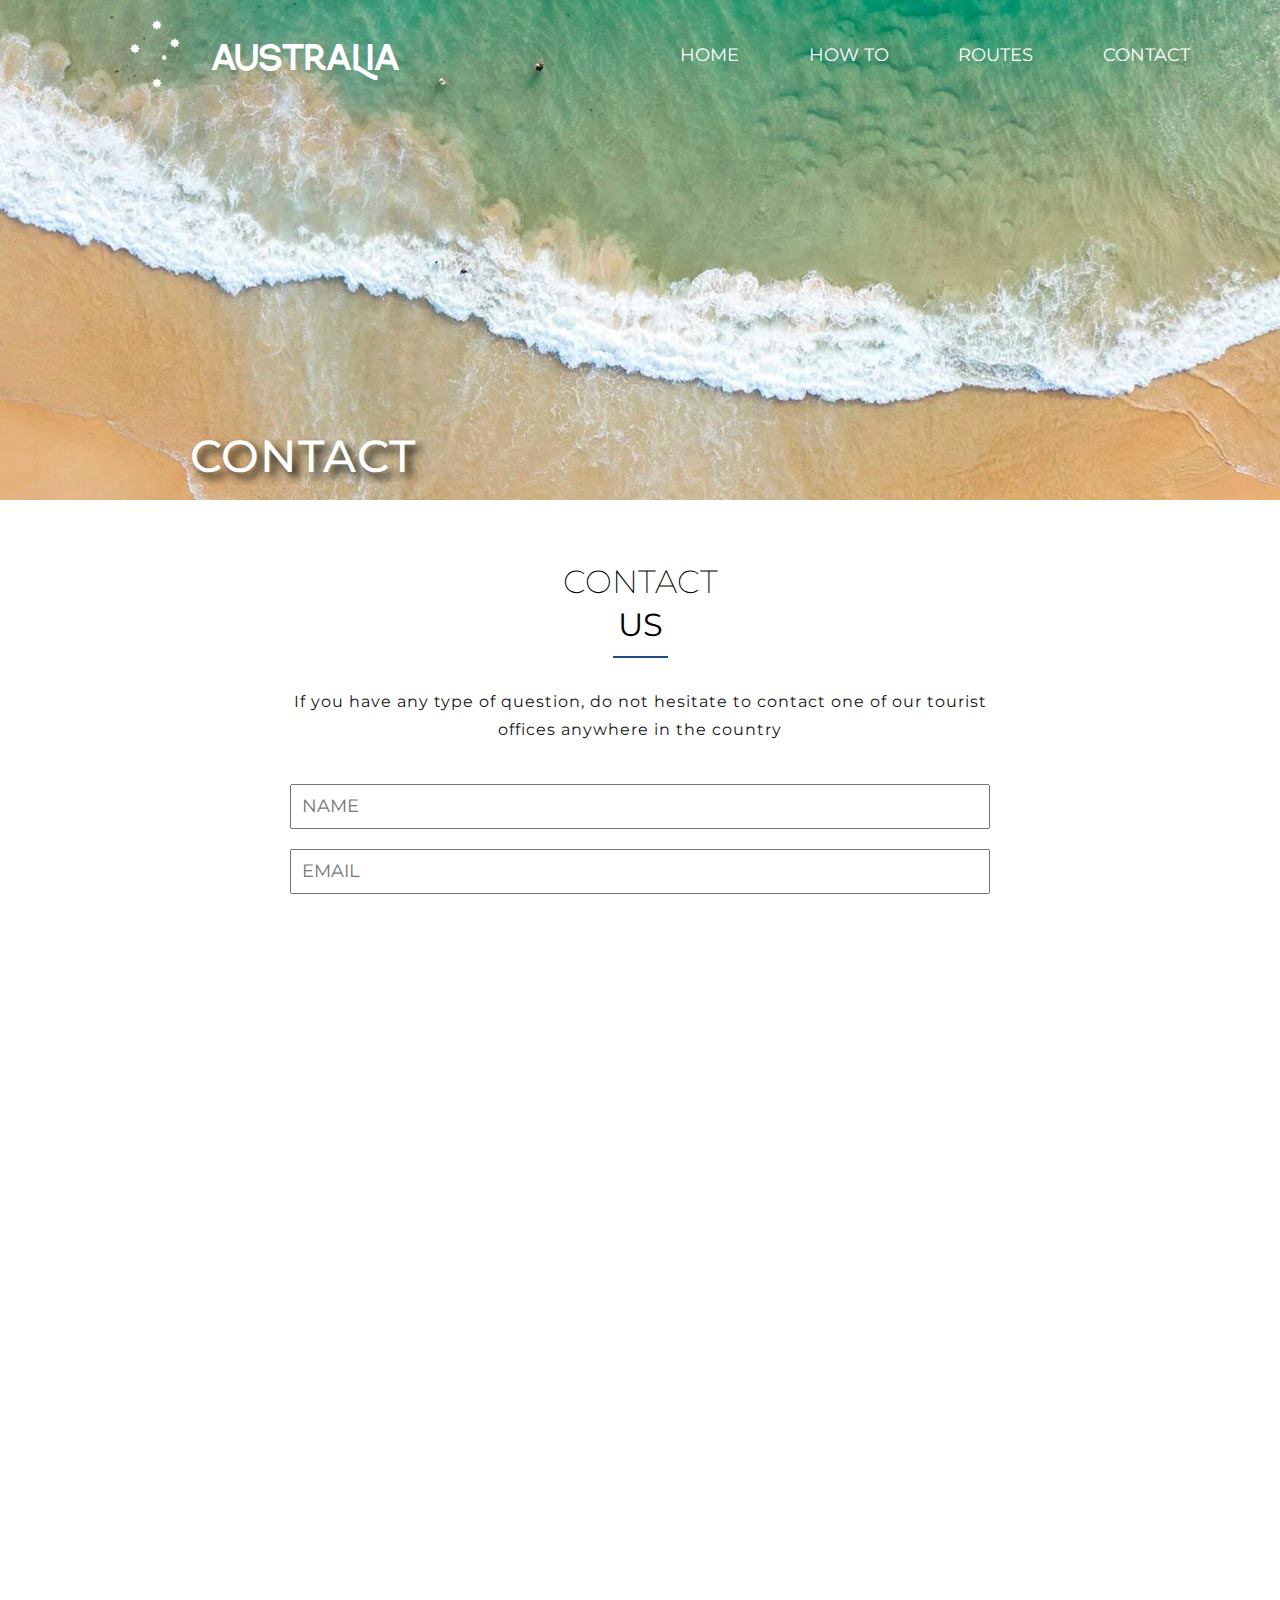
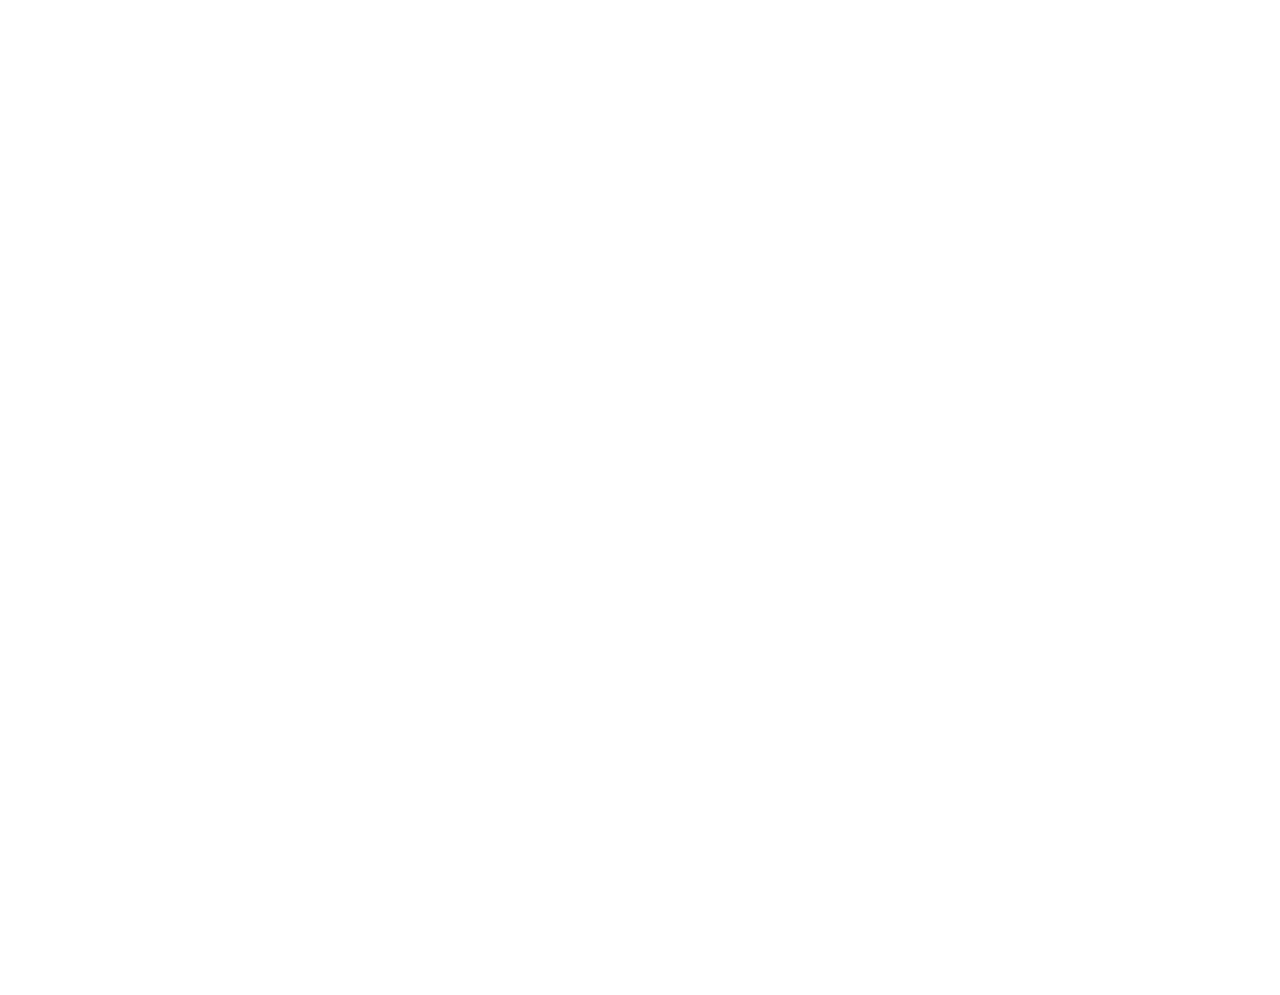
<file: contact.html>
<!DOCTYPE html>
<html lang="en">

<head>
    <meta charset="UTF-8">
    <meta http-equiv="X-UA-Compatible" content="IE=edge">
    <meta name="viewport" content="width=device-width, initial-scale=1.0">
    <script src="./js/index.js" defer></script>
    <link rel="stylesheet" href="style.css">
    <title>Australia</title>
</head>

<body>
    <div class="contact-hero">
        <div class="header">
            <div class="logo">
                <div class="logo-img"></div>
                <div class="logo-title">Australia</div>
            </div>
            <div class="menu">
                <ul class="navbar">
                    <li><a href="index.html">Home</a></li>
                    <li><a href="howto.html">How to</a></li>
                    <li><a href="routes.html">Routes</a></li>
                    <li><a href="#">Contact</a></li>
                </ul>
                <div class="menu-btn">
                    <div class="menu-btn-bars"></div>
                </div>
            </div>
        </div>
        <div class="hero-container">
            <h2 class="hero-text contact-hero-text">Contact</h2>
        </div>
    </div>

    <div class="contact">
        <div class="section-title contact-title">
            <h4>Contact<br><span>us</span></h4>
        </div>
        <div class="contact-container">
            <p>If you have any type of question, do not hesitate to contact one of our tourist offices anywhere in the
                country</p>
            <form>
                <input placeholder="name" type="text">
                <input placeholder="email" type="text">
                <textarea placeholder="message" cols="30" rows="10"></textarea>
                <div class="send-btn">Send message</div>
            </form>
        </div>
    </div>

    <iframe src="https://www.google.com/maps/d/embed?mid=1YyJQGzqOQoISYw2NAHdXHb8poFGovsM&ehbc=2E312F" width="640"
        height="480"></iframe>

    <footer>
        <div class="footer-black">
            <div class="footer-container">
                <div class="footer-logo">
                    <div class="footer-logo-img"></div>
                    <div class="footer-logo-title">Australia</div>
                </div>
                <div class="footer-content">
                    <div class="learn">
                        <h4>Learn</h4>
                        <p>Home</p>
                        <p>Tickets</p>
                        <p>New Features</p>
                        <p>Payment</p>
                    </div>
                    <div class="contact-info">
                        <h4>Contact Info</h4>
                        <table>
                            <tr>
                                <td><img src="img/home/footer/mail.svg" alt="mail"></td>
                                <td>australia@info.com</td>
                            </tr>
                            <tr>
                                <td><img src="img/home/footer/phone.svg" alt="phone"></td>
                                <td>+61 (28) 7874 3965</td>
                            </tr>
                            <tr>
                                <td><img src="img/home/footer/location.svg" alt="location"></td>
                                <td>1106 Spencer Street, Sidney</td>
                            </tr>
                        </table>
                        <div class="rrss-container">
                            <img src="img/home/footer/twitter.svg" alt="twitter">
                            <img src="img/home/footer/pinterest.svg" alt="pinterest">
                            <img src="img/home/footer/instagram.svg" alt="instagram">
                            <img src="img/home/footer/facebook.svg" alt="facebook">
                        </div>
                    </div>
                    <div class="partners">
                        <h4>Partners</h4>
                        <div class="partners-content">
                            <table>
                                <tr>
                                    <td><img src="img/home/footer/partner-1.png" alt="partner1"></td>
                                    <td><img src="img/home/footer/partner-2.png" alt="partner2"></td>
                                    <td><img src="img/home/footer/partner-3.png" alt="partner3"></td>
                                </tr>
                                <tr>
                                    <td><img src="img/home/footer/partner-4.png" alt="partner1"></td>
                                    <td><img src="img/home/footer/partner-5.png" alt="partner2"></td>
                                    <td><img src="img/home/footer/partner-6.png" alt="partner3"></td>
                                </tr>
                            </table>
                        </div>
                    </div>
                </div>
            </div>
        </div>
        <div class="footer-gray">
            <div class="copy-container">
                <p>© Copyright 2022, Australia. All Rights Reserved.</p>
                <div class="copy-features">
                    <div class="privacy copy-item">Privacy Policy</div>
                    <div class="conditions copy-item">Terms & Conditions</div>
                    <div class="cookies copy-item">Cookies Polices</div>
                </div>
            </div>
        </div>
    </footer>
</body>

</html>
</file>
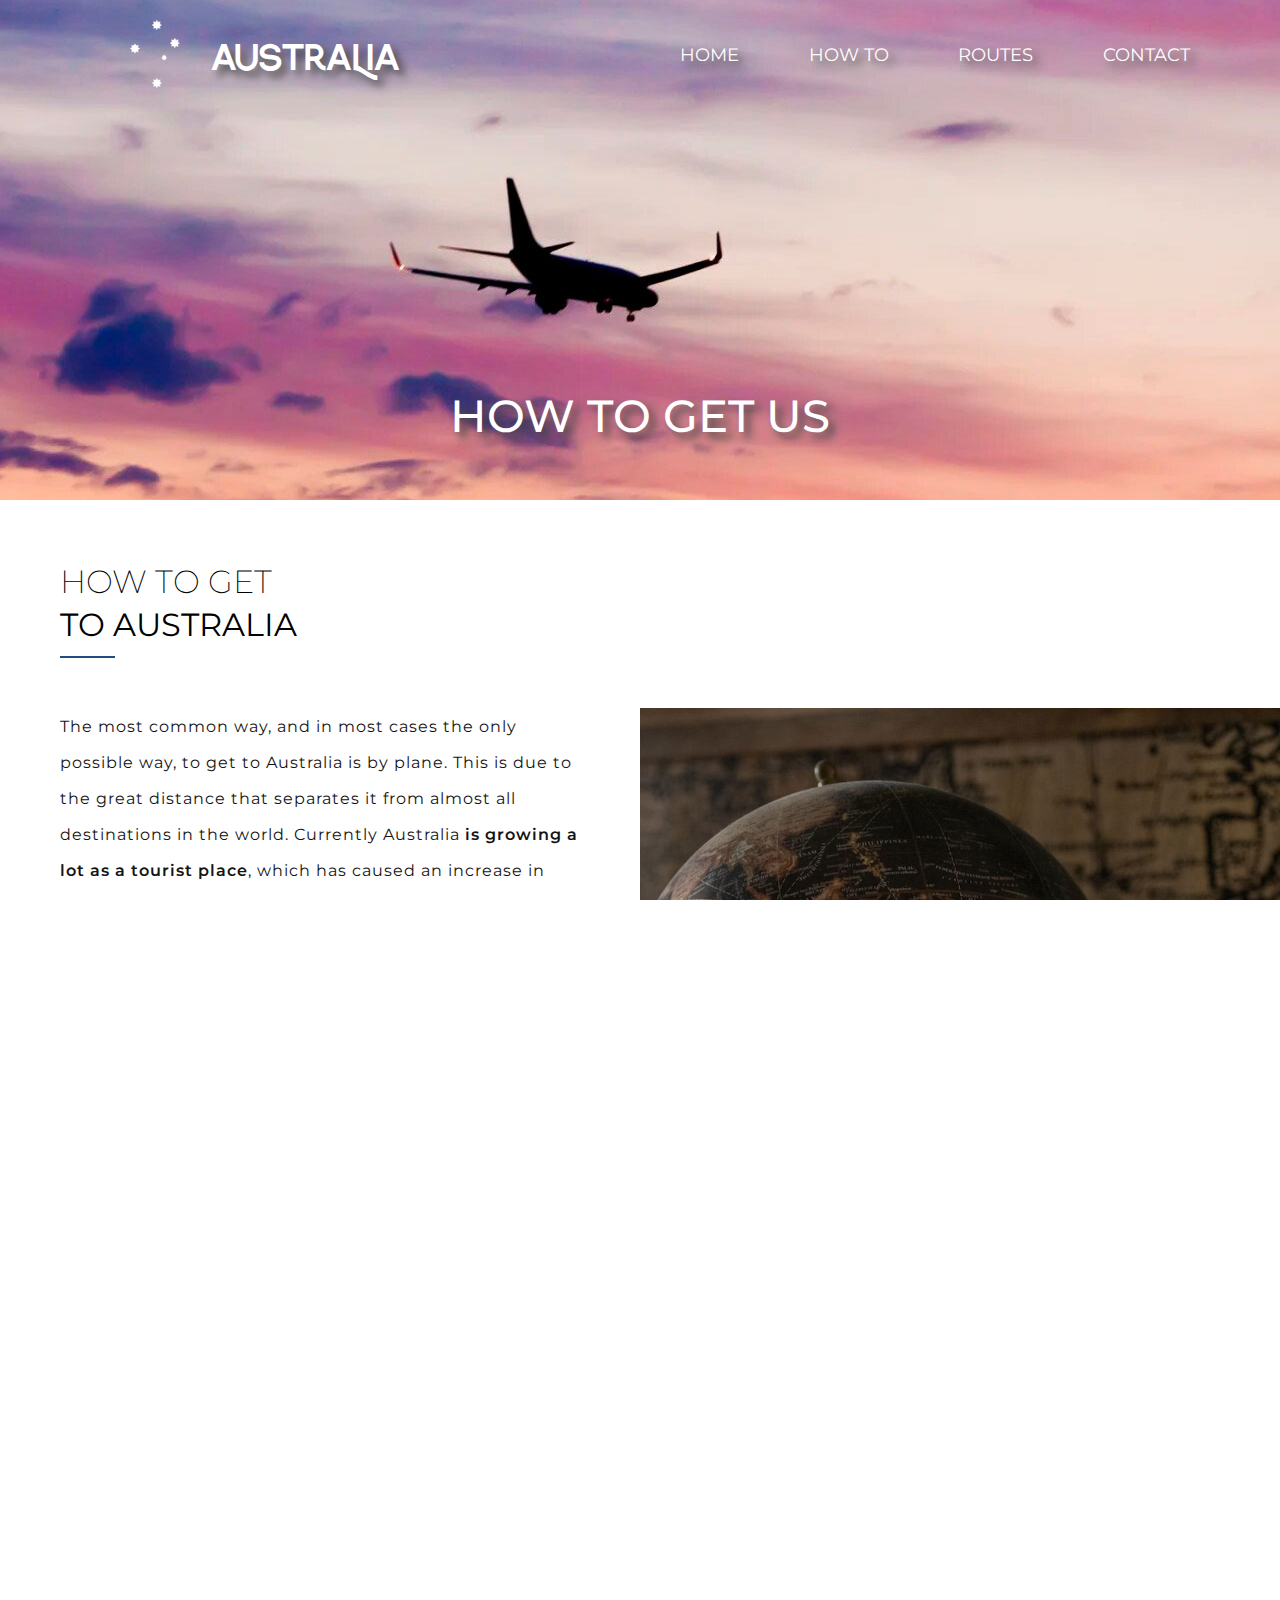
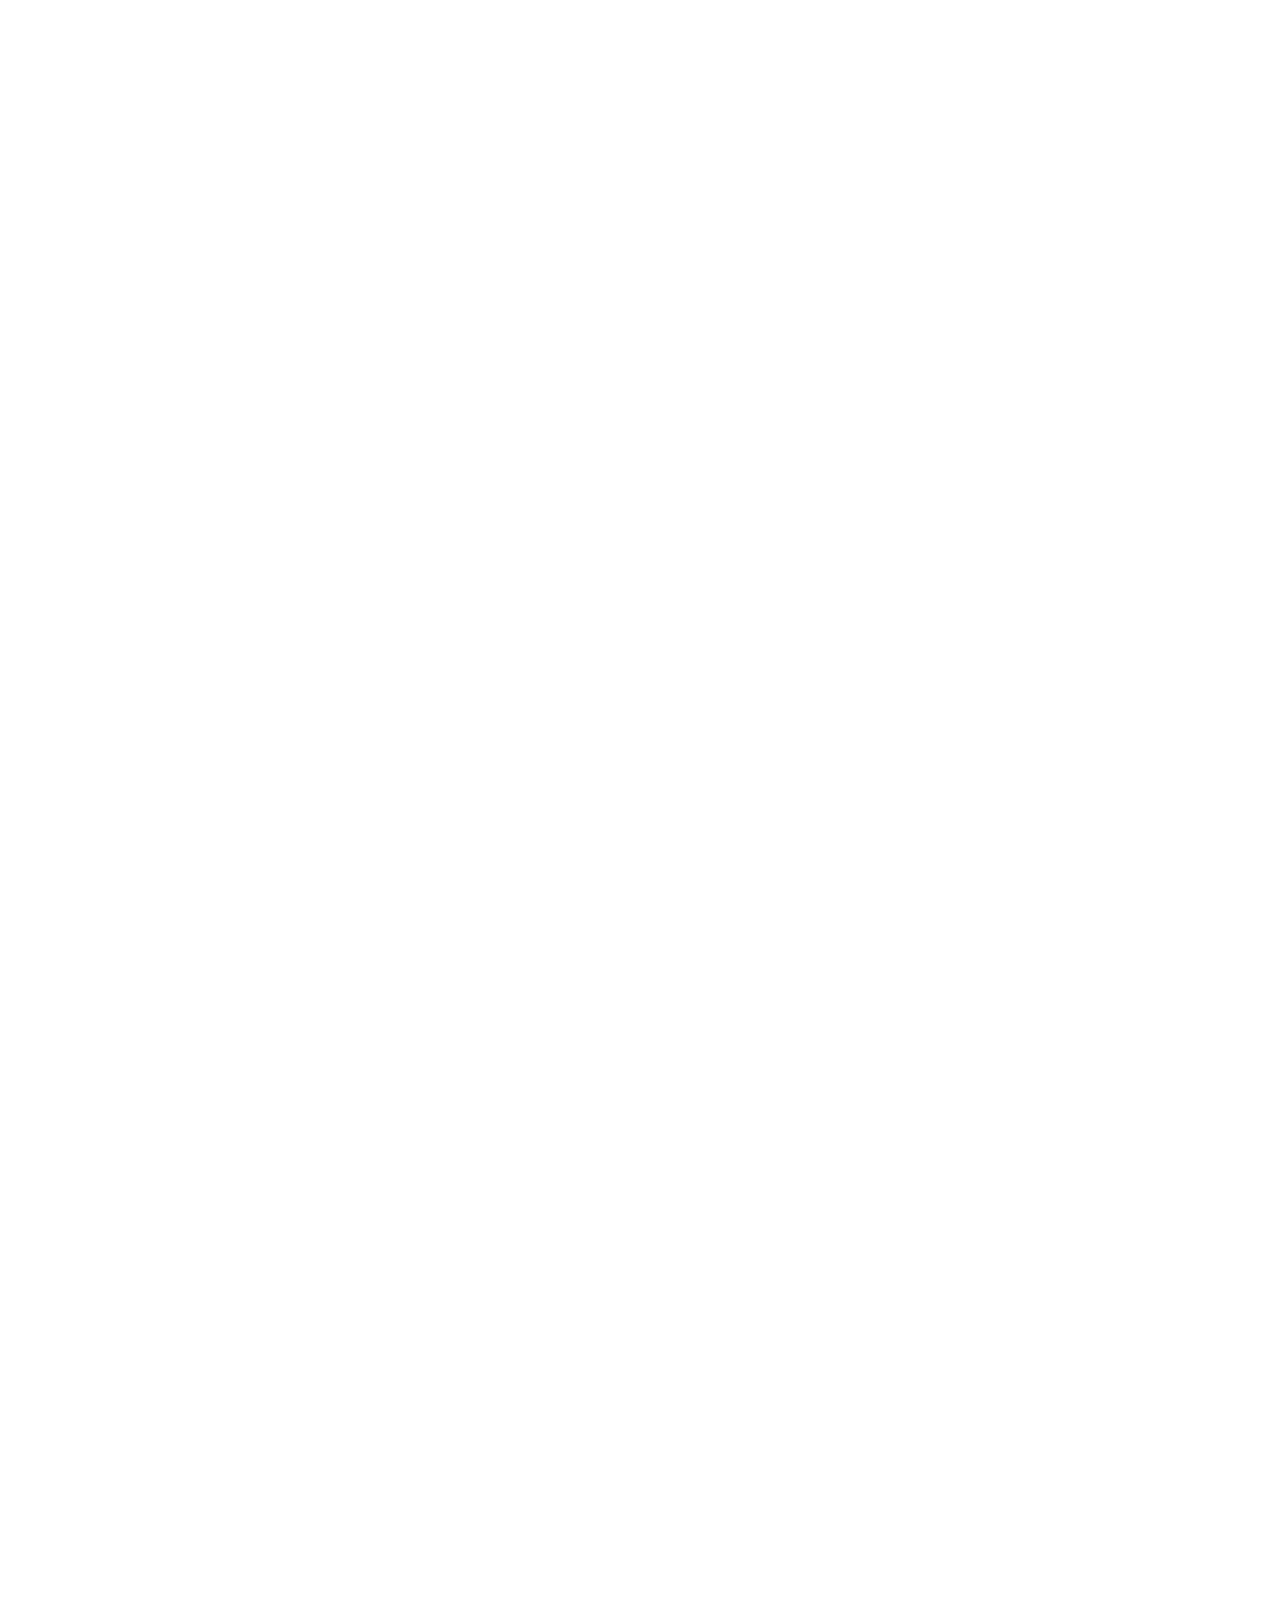
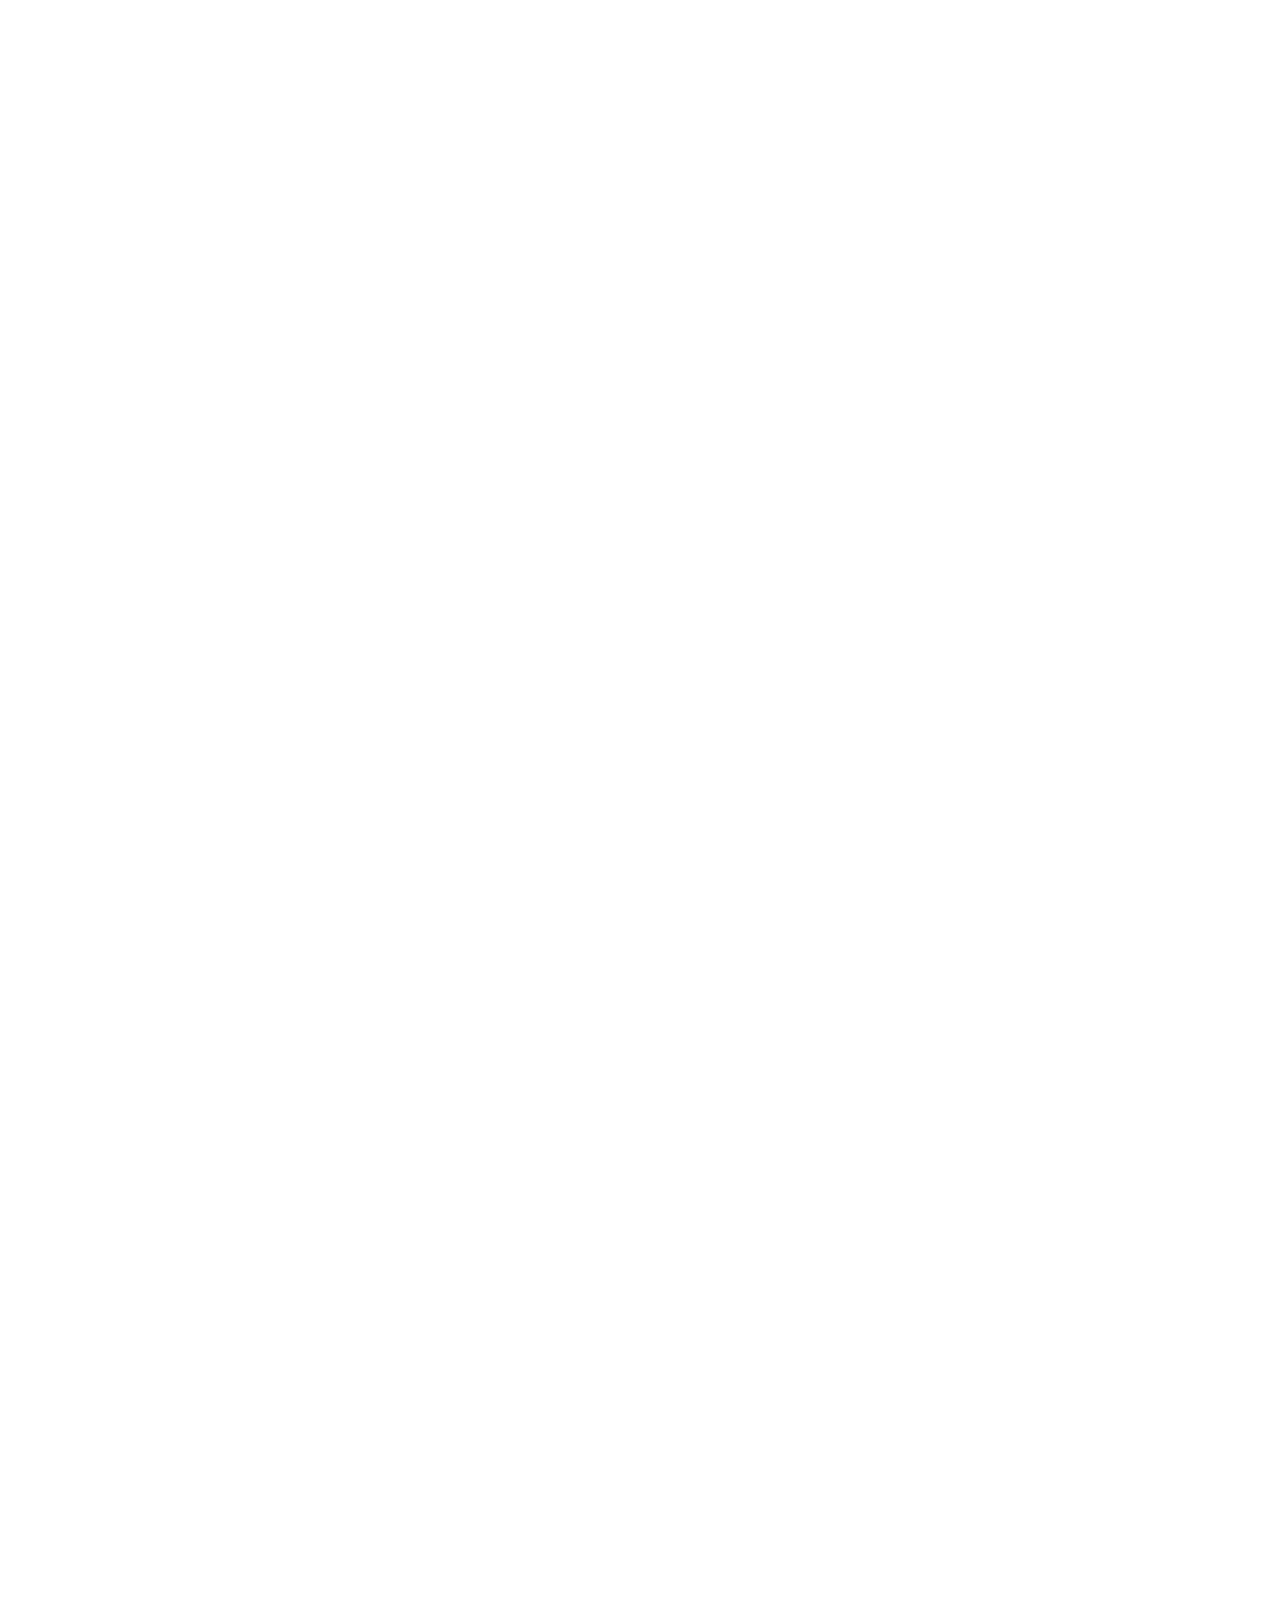
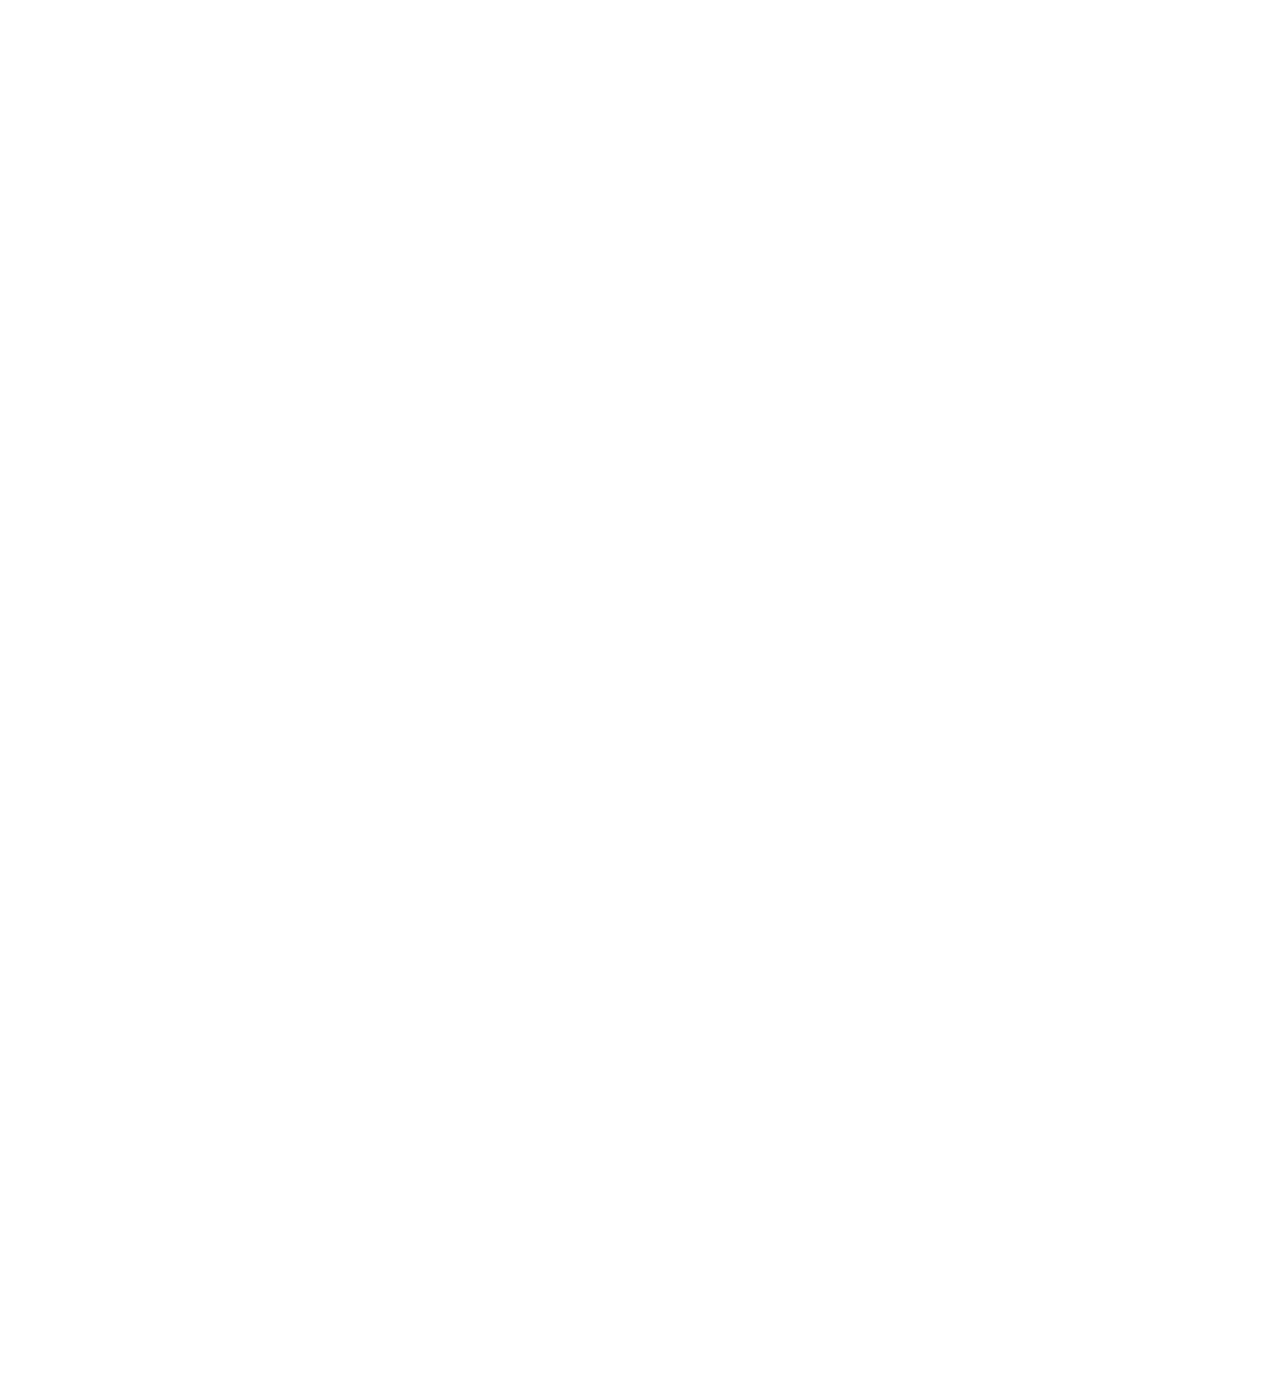
<file: howto.html>
<!DOCTYPE html>
<html lang="en">

<head>
    <meta charset="UTF-8">
    <meta http-equiv="X-UA-Compatible" content="IE=edge">
    <meta name="viewport" content="width=device-width, initial-scale=1.0">
    <script src="./js/index.js" defer></script>
    <link rel="stylesheet" href="style.css">
    <title>Australia</title>
</head>

<body>
    <div class="howto-hero">
        <div class="header header-howto">
            <div class="logo">
                <div class="logo-img"></div>
                <div class="logo-title">Australia</div>
            </div>
            <div class="menu">
                <ul class="navbar">
                    <li><a href="index.html">Home</a></li>
                    <li><a href="#">How to</a></li>
                    <li><a href="routes.html">Routes</a></li>
                    <li><a href="contact.html">Contact</a></li>
                </ul>
                <div class="menu-btn">
                    <div class="menu-btn-bars"></div>
                </div>
            </div>
        </div>
        <div class="hero-container">
            <h2 class="hero-text howto-hero-text">How to get us</h2>
        </div>
    </div>

    <div class="howtoget">
        <div class="section-title">
            <h4>How to get<br><span>to Australia</span></h4>
        </div>

        <div class="howto-container">
            <p>The most common way, and in most cases the only possible way, to get to Australia is by plane. This is
                due to the great distance that separates it from almost all destinations in the world. Currently
                Australia <span>is growing a lot as a tourist place</span>, which has caused an increase in competition
                and therefore
                a drop in the price of flights.
                If we want to <span>fly to Australia from Europe</span>, we have offers to make the flight from almost
                all the
                capitals, but generally with a first stopover in London, Paris or Frankfurt and perhaps another in
                Singapore, Hong Kong, Taiwan, Japan or Dubai.
                <br><br>
                British Airways, Iberia, Alitalia, Qantas, Air France, Lufthansa... all offer flights from Europe to
                Australia for <span>around €1000 round trip.</span> The season to buy the cheapest tickets is, in
                general, from the
                end of Easter to the beginning of July, when it is winter in this part of the world.
            </p>
            <div class="howto-img"></div>
        </div>

        <div class="main-airports">Main airports</div>
        <div class="main-airports-container">
            <div class="main-airports-item">
                <div class="airport-img airport-1"></div>
                <div class="airport-content">
                    <h4>Sidney</h4>
                    <p>Sydney Airport is located in the Mascot neighborhood of Sydney, Australia. It is the <span>main
                            airport
                            of that city</span> and is the largest base for Qantas. It is <span>the largest
                            airport</span> in Australia with 38
                        million passengers per year.</p>
                    <div class="book-flight">Book flight</div>
                </div>
            </div>

            <div class="main-airports-item">
                <div class="airport-img airport-2"></div>
                <div class="airport-content">
                    <h4>Melbourne</h4>
                    <p>Melbourne Airport is the main <span>international airport</span> of the four airports serving the
                        Melbourne
                        metropolitan area.
                        The airport comprises four terminals, and it has its own suburb and postcode—Melbourne Airport,
                        Victoria</p>
                    <div class="book-flight">Book flight</div>
                </div>
            </div>

            <div class="main-airports-item">
                <div class="airport-img airport-3"></div>
                <div class="airport-content">
                    <h4>Brisbane</h4>
                    <p>Brisbane Airport is the only passenger airport serving Brisbane and is <span>the second busiest
                            airport
                            in Australia.</span> This airport is located in the suburb of the same name, Brisbane
                        Airport.</p>
                    <div class="book-flight">Book flight</div>
                </div>
            </div>

            <div class="main-airports-item">
                <div class="airport-img airport-4"></div>
                <div class="airport-content">
                    <h4>Canberra</h4>
                    <p>Canberra Airport is an international airport situated in the <span>District of Majura</span>,
                        Australian
                        Capital Territory serving Australia's capital city, Canberra, as well as the <span>nearby city
                            of
                            Queanbeyan.</span></p>
                    <div class="book-flight">Book flight</div>
                </div>
            </div>
        </div>
        <div class="airplane-routes"></div>
    </div>

    <div class="section-title">
        <h4>Stay and<br><span>accommodation</span></h4>
    </div>

    <div class="accommodation-container">
        <div class="accommodation-item">
            <div class="hotel-img hotel-1"></div>
            <div class="hotel-content">
                <h4>Hotel Lizard Island</h4>
                <div class="hotel-location">Lizard Island, Australia</div>
                <p><span>Surrounded by crystal clear waters</span>, it is a paradise for lovers of snorkeling and
                    diving. It is
                    possible to dive from the beach and <span>explore the interior and exterior of the reef</span>, as
                    well as
                    some of the best known spots in the world of diving, <span>such as the famous Cod Hole.</span>
                    <br><br>
                    The lodge has 18 suites and 15 villas. Azure Spa, gym, tennis court, library, TV room, internet
                    connection. In rooms: Bose sound system with CD player and iPod docking station, free minibar.
                </p>
                <div class="hotel-footer">
                    <div class="hotel-info">
                        <p>Read review</p>
                        <div class="price">870 $ <span>per night</span></div>
                    </div>
                    <div class="check-btn">Check availability</div>
                </div>
            </div>
        </div>

        <div class="accommodation-item">
            <div class="hotel-img hotel-2"></div>
            <div class="hotel-content">
                <h4>Grand Sydney Harbour</h4>
                <div class="hotel-location">Sydney, New South Wales, Australia</div>
                <p>All that glitters <span>in Circular Quay</span> is at your fingertips from this uber luxe
                    establishment. The
                    property offers fully equipped apartment-style suites, fine dining and one of <span>Sydney's hottest
                        new bars</span>, and hosts spectacular views of Sydney Harbour, The Harbour Bridge and The Opera
                    House.
                    <br><br>
                    Service is polished, polite and impeccable - there are no laid-back attitudes here. There is a
                    sleek, heated indoor pool with a 24-hour gym, a sauna and a sun deck with <span>floor-to-ceiling
                        views.</span>
                </p>
                <div class="hotel-footer">
                    <div class="hotel-info">
                        <p>Read review</p>
                        <div class="price">1300 $ <span>per night</span></div>
                    </div>
                    <div class="check-btn">Check availability</div>
                </div>
            </div>
        </div>

        <div class="accommodation-item">
            <div class="hotel-img hotel-3"></div>
            <div class="hotel-content">
                <h4>The Star Grand</h4>
                <div class="hotel-location">Gold Coast, Australia</div>
                <p>Located in Costa del Oro, The Star Grand at The Star Gold Coast offers free wireless internet and
                    a gym. It is just a short walk from <span>the Gold Coast Convention</span> and Exhibition Centre.
                    <br><br>
                    Guests can enjoy relaxing massages and beauty treatments at <span>Azure Spa & Fitness</span>, the in-house
                    spa and wellness center. Facial and body treatments are available, as well as 24-hour room
                    service and a heated pool.
                </p>
                <div class="hotel-footer">
                    <div class="hotel-info">
                        <p>Read review</p>
                        <div class="price">650 $ <span>per night</span></div>
                    </div>
                    <div class="check-btn">Check availability</div>
                </div>
            </div>
        </div>
        <div class="more-accommodations-btn">More accommodations</div>
    </div>

    <footer>
        <div class="footer-black">
            <div class="footer-container">
                <div class="footer-logo">
                    <div class="footer-logo-img"></div>
                    <div class="footer-logo-title">Australia</div>
                </div>
                <div class="footer-content">
                    <div class="learn">
                        <h4>Learn</h4>
                        <p>Home</p>
                        <p>Tickets</p>
                        <p>New Features</p>
                        <p>Payment</p>
                    </div>
                    <div class="contact-info">
                        <h4>Contact Info</h4>
                        <table>
                            <tr>
                                <td><img src="img/home/footer/mail.svg" alt="mail"></td>
                                <td>australia@info.com</td>
                            </tr>
                            <tr>
                                <td><img src="img/home/footer/phone.svg" alt="phone"></td>
                                <td>+61 (28) 7874 3965</td>
                            </tr>
                            <tr>
                                <td><img src="img/home/footer/location.svg" alt="location"></td>
                                <td>1106 Spencer Street, Sidney</td>
                            </tr>
                        </table>
                        <div class="rrss-container">
                            <img src="img/home/footer/twitter.svg" alt="twitter">
                            <img src="img/home/footer/pinterest.svg" alt="pinterest">
                            <img src="img/home/footer/instagram.svg" alt="instagram">
                            <img src="img/home/footer/facebook.svg" alt="facebook">
                        </div>
                    </div>
                    <div class="partners">
                        <h4>Partners</h4>
                        <div class="partners-content">
                            <table>
                                <tr>
                                    <td><img src="img/home/footer/partner-1.png" alt="partner1"></td>
                                    <td><img src="img/home/footer/partner-2.png" alt="partner2"></td>
                                    <td><img src="img/home/footer/partner-3.png" alt="partner3"></td>
                                </tr>
                                <tr>
                                    <td><img src="img/home/footer/partner-4.png" alt="partner1"></td>
                                    <td><img src="img/home/footer/partner-5.png" alt="partner2"></td>
                                    <td><img src="img/home/footer/partner-6.png" alt="partner3"></td>
                                </tr>
                            </table>
                        </div>
                    </div>
                </div>
            </div>
        </div>
        <div class="footer-gray">
            <div class="copy-container">
                <p>© Copyright 2022, Australia. All Rights Reserved.</p>
                <div class="copy-features">
                    <div class="privacy copy-item">Privacy Policy</div>
                    <div class="conditions copy-item">Terms & Conditions</div>
                    <div class="cookies copy-item">Cookies Polices</div>
                </div>
            </div>
        </div>
    </footer>
</body>

</html>
</file>
<file: style.css>
@import url('https://fonts.googleapis.com/css2?family=Montserrat:wght@100;200;300;400;500;600;700;800;900&display=swap');

html,
body {
    height: 100%;
    margin: 0;
    padding: 0;
    font-family: Montserrat, sans-serif;
    overflow-x: hidden;
    -webkit-tap-highlight-color: transparent;
}

@font-face {
    font-family: berlinsans;
    src: url(font/berlinsans.ttf);
}

/*------------------------------------------------------------------------ HOME */
/*----------------------- HERO */
.home {
    width: 100%;
    height: 100%;
    background-image: url(img/home/hero/sidney.jpg);
    background-position: top center;
    background-size: cover;
    background-repeat: no-repeat;
    box-sizing: border-box;
}

.header {
    width: 1020px;
    height: 70px;
    display: flex;
    justify-content: space-between;
    align-items: center;
    margin: auto;
    padding-top: 20px;
}

.home-header {
    text-shadow: 6px 6px 8px rgb(68, 68, 68);
}

.logo {
    height: 100%;
    display: flex;
    align-items: center;
}

.logo-img {
    width: 50px;
    height: 100%;
    background-image: url(img/home/hero/logo.png);
    background-size: contain;
    background-repeat: no-repeat;
}

.logo-title {
    font-size: 30px;
    font-family: berlinsans, sans-serif;
    color: white;
    margin-left: 30px;
}

.navbar {
    flex-direction: row;
    align-items: center;
    justify-content: space-around;
    position: static;
    background: none;
    height: 100%;
    width: 100%;
    transition: none;
    font-size: 18px;
}

.menu {
    width: 50%;
    height: 100%;
    position: static;
}

.menu-btn {
    box-sizing: border-box;
    position: relative;
    display: none;
    justify-content: center;
    align-items: center;
    margin-left: auto;
    width: 70px;
    height: 70px;
    cursor: pointer;
    transition: all .5s ease-in-out;
    margin-right: 15px;
}

.menu-btn-bars {
    width: 45px;
    height: 4px;
    background: white;
    border-radius: 5px;
    transition: all .5s ease-in-out;
}

.menu-btn-bars::before,
.menu-btn-bars::after {
    content: '';
    position: absolute;
    width: 45px;
    height: 4px;
    background: white;
    border-radius: 5px;
    transition: all .5s ease-in-out;
}

.menu-btn-bars::before {
    transform: translateY(-14px);
}

.menu-btn-bars::after {
    transform: translateY(14px);
}

.cross .menu-btn-bars {
    background: transparent;
    transform: translateX(-50px);
}

.cross .menu-btn-bars::before {
    transform: rotate(45deg) translate(35px, -35px);
}

.cross .menu-btn-bars::after {
    transform: rotate(-45deg) translate(35px, 35px);
}

.navbar {
    width: 100%;
    height: 100%;
    list-style-type: none;
    display: flex;
    justify-content: space-between;
    align-items: center;
    margin: 0;
}

.navbar a {
    text-decoration: none;
    color: white;
    text-transform: uppercase;
    display: block;
}

.home-container {
    width: 1020px;
    margin: auto;
    position: relative;
}

.home-items {
    position: absolute;
    top: 70px;
    right: 0;
}

.home-hero-text {
    text-align: right;
    font-size: 45px;
    font-weight: 300;
    color: white;
    line-height: 70px;
    letter-spacing: 1px;
    text-transform: uppercase;
    text-shadow: 6px 6px 8px rgb(68, 68, 68);
}

.home-hero-text span {
    font-weight: 700;
}

.hero-home-btn {
    width: 245px;
    height: 65px;
    margin-left: auto;
    text-transform: uppercase;
    display: flex;
    justify-content: center;
    align-items: center;
    color: white;
    border: 1px solid white;
    cursor: pointer;
    transition: .3s ease-in-out;
}

.hero-home-btn:hover {
    background-color: white;
    color: black;
}

/*----------------------- WELCOME */
.welcome {
    width: 100%;
    height: auto;
    box-sizing: border-box;
}

.section-title {
    padding-top: 60px;
    padding-left: 60px;
}

.section-title::after {
    content: "";
    display: block;
    width: 55px;
    padding-bottom: 10px;
    border-bottom: 2px solid #1F4D84;
}

.section-title h4 {
    text-transform: uppercase;
    font-size: 32px;
    font-weight: 200;
    line-height: 43px;
    margin: 0;
}

.section-title span {
    font-weight: 400;
}

.welcome-container {
    width: 100%;
    height: 100%;
    display: flex;
    justify-content: space-between;
    align-items: center;
    flex-wrap: wrap;
    padding-top: 50px;
    padding-bottom: 100px;
}

.welcome-text {
    width: 42%;
    font-size: 16px;
    line-height: 40px;
    letter-spacing: 2px;
    margin-left: 60px;
    color: #141414;
}

.welcome-text span {
    font-weight: 600;
}

p span {
    font-weight: 600;
}

.welcome-img {
    width: 50%;
    height: 640px;
    background-image: url(img/home/welcome/gold-coast.jpg);
    background-size: cover;
    background-repeat: no-repeat;
    background-position: center center;
}

/*----------------------- CASCADE */
.cascade-band {
    width: 100%;
    height: 500px;
    background-image: url(img/home/cascade/cascade-copia.jpg);
    background-position: center center;
    background-repeat: no-repeat;
    background-size: cover;
    background-attachment: fixed;
}

.opacity {
    width: 100%;
    height: 100%;
    background: rgba(0, 0, 0, .6);
}

.feature-container {
    width: 100%;
    height: 100%;
    display: flex;
    justify-content: space-evenly;
    align-items: center;
}

.feature-item {
    display: flex;
    flex-direction: column;
    align-items: center;
}

.feature-item img {
    height: 65px;
    margin-bottom: 30px;
}

.airplane-item img {
    height: 50px;
    margin-bottom: 45px;
}

.feature-text {
    font-weight: 400;
    font-size: 30px;
    text-align: center;
    color: white;
    text-transform: uppercase;
}

.feature-text span {
    font-weight: 100;
    font-size: 18px;
}

/*----------------------- HISTORY */
.history {
    padding-bottom: 1px;
}

.history-middle {
    width: 1000px;
    height: auto;
    margin: auto;
    margin-top: 100px;
}

.history-middle h4 {
    text-align: center;
    font-size: 21px;
    font-weight: 500;
}

.history-middle p {
    margin: 40px 0;
}

.history p {
    font-weight: 400;
    font-size: 16px;
    letter-spacing: 1px;
    line-height: 36px;
    color: #141414;
}

.origins-img {
    width: 100%;
    padding-bottom: 50%;
    box-sizing: border-box;
    background-image: url(img/home/history/aborigenes.jpg);
    background-size: cover;
    background-repeat: no-repeat;
    background-position: center center;
}

.history-container {
    width: 100%;
    margin: 140px 0;
}

.history-item {
    display: flex;

}

.history-content {
    width: 35%;
    margin: auto;
}

.history-content h4 {
    font-size: 21px;
    font-weight: 500;
}

.history-img {
    width: 50%;
    padding-bottom: 30%;

    box-sizing: border-box;
    background-size: cover;
    background-repeat: no-repeat;
    background-position: center center;
}

.captain-img {
    background-image: url(img/home/history/arthur_philips.jpg);
}

.gold-img {
    background-image: url(img/home/history/gold.jpg);
}

.federation-img {
    width: 100%;
    padding-bottom: 50%;
    box-sizing: border-box;
    background-image: url(img/home/history/canberra.jpg);
    background-size: cover;
    background-repeat: no-repeat;
    background-position: center center;
}

.anzac-img {
    background-image: url(img/home/history/anzac-memorial.jpg);
}

.puzzle-img {
    background-image: url(img/home/history/australia-puzzle.jpg);
}

.right-text {
    text-align: right;
}

/*----------------------- POPULAR DESTINATIONS */
.destination-container {
    display: flex;
    flex-wrap: wrap;
    justify-content: center;
    padding: 100px 0;
}

.destination-item {
    width: 470px;
    height: auto;
    margin: 20px;
}

.destination-item img {
    width: 100%;
    height: 300px;
}

.destination-content {
    width: 100%;
    height: auto;
    box-sizing: border-box;
    border: 1px solid rgb(138, 138, 138);

    display: flex;
    flex-direction: column;
    align-items: center;
    justify-content: space-between;

}

.destination-content h4 {
    font-size: 21px;
    font-weight: 500;
    margin: 25px 0;
}

.destination-content p {
    font-size: 16px;
    font-weight: 400;
    margin: 0 30px;
    margin-bottom: 30px;
    line-height: 23px;
}

.destination-img {
    width: 100%;
    height: 300px;
    background-size: cover;
    background-repeat: no-repeat;
    background-position: center center;
}

.destination-sidney {
    background-image: url(img/home/destination/sidney.jpg);
}

.destination-melbourne {
    background-image: url(img/home/destination/melbourne.jpg);
}

.destination-perth {
    background-image: url(img/home/destination/perth.jpg);
}

/*----------------------- LIVE TO TRAVEL */
.live-to-travel {
    width: 100%;
    height: 500px;
    background-image: url(img/home/livetotravel/airplane.jpg);
    background-size: cover;
    background-repeat: no-repeat;
    background-position: center center;
    background-attachment: fixed;
    position: relative;
}

.live-to-travel-content {
    width: fit-content;
    display: flex;
    align-items: center;
    position: absolute;
    bottom: 0;
    right: 200px;
}

.live-to-travel-content h4 {
    font-size: 30px;
    font-weight: 200;
    color: white;
    margin-right: 40px;
    letter-spacing: 1px;
}

/*----------------------- GALLERY */
/* Bounce To Bottom */
.hvr-bounce-to-bottom {
    display: inline-block;
    vertical-align: middle;
    -webkit-transform: perspective(1px) translateZ(0);
    transform: perspective(1px) translateZ(0);
    box-shadow: 0 0 1px rgba(0, 0, 0, 0);
    position: relative;
    -webkit-transition-property: color;
    transition-property: color;
    -webkit-transition-duration: 0.5s;
    transition-duration: 0.5s;
}

.hvr-bounce-to-bottom:before {
    content: "";
    position: absolute;
    z-index: -1;
    top: 0;
    left: 0;
    right: 0;
    bottom: 0;
    background: rgba(0, 0, 0, .8);
    -webkit-transform: scaleY(0);
    transform: scaleY(0);
    -webkit-transform-origin: 50% 0;
    transform-origin: 50% 0;
    -webkit-transition-property: transform;
    transition-property: transform;
    -webkit-transition-duration: 0.5s;
    transition-duration: 0.5s;
    -webkit-transition-timing-function: ease-out;
    transition-timing-function: ease-out;
}

.hvr-bounce-to-bottom:hover,
.hvr-bounce-to-bottom:focus,
.hvr-bounce-to-bottom:active {
    color: white;
}

.hvr-bounce-to-bottom:hover>h4,
.hvr-bounce-to-bottom:focus>h4,
.hvr-bounce-to-bottom:active>h4 {
    visibility: visible;
}

.hvr-bounce-to-bottom:hover:before,
.hvr-bounce-to-bottom:focus:before,
.hvr-bounce-to-bottom:active:before {
    -webkit-transform: scaleY(1);
    transform: scaleY(1);
    -webkit-transition-timing-function: cubic-bezier(0.52, 1.64, 0.37, 0.66);
    transition-timing-function: cubic-bezier(0.52, 1.64, 0.37, 0.66);
}

.gallery-container {
    display: flex;
    flex-wrap: wrap;
    justify-content: center;
    padding-top: 50px;
    padding-bottom: 100px;
    transition: all .3s ease-in-out;
}

.gallery-item {
    width: 31%;
    min-width: 450px;
    height: 400px;
    background-size: cover;
    background-repeat: no-repeat;
    background-position: center center;
    margin: 5px;
}

.galleryback {
    width: 100%;
    height: 100%;
    display: flex;
    align-items: center;
    justify-content: center;
}

.galleryback h4 {
    font-size: 26px;
    letter-spacing: 1px;
    font-weight: 200;
    margin: 0;
    visibility: hidden;
}

.gallery-1 {
    background-image: url(img/home/gallery/gallery-1.jpg);
}

.gallery-2 {
    background-image: url(img/home/gallery/gallery-2.jpg);
}

.gallery-3 {
    background-image: url(img/home/gallery/gallery-3.jpg);
}

.gallery-4 {
    background-image: url(img/home/gallery/gallery-4.jpg);
}

.gallery-5 {
    background-image: url(img/home/gallery/gallery-5.jpg);
}

.gallery-6 {
    background-image: url(img/home/gallery/gallery-6.jpg);
}

.gallery-7 {
    background-image: url(img/home/gallery/gallery-7.jpg);
}

.gallery-8 {
    background-image: url(img/home/gallery/uluru.jpg);
}

.gallery-9 {
    background-image: url(img/home/gallery/gallery-9.jpg);
}

.gallery-10 {
    background-image: url(img/home/gallery/gallery-10.jpg);
}

.gallery-11 {
    background-image: url(img/home/gallery/gallery-11.jpg);
}

.gallery-12 {
    background-image: url(img/home/gallery/gallery-12.jpg);
}

/*----------------------- FOOTER */
footer {
    color: white;
}

footer h4 {
    font-size: 25px;
    font-weight: 500;
}

.footer-black {
    width: 100%;
    height: 650px;
    background-color: black;
    display: flex;
    justify-content: center;
    align-items: center;
}

.footer-container {
    width: 1100px;
    height: 500px;
    display: flex;
    flex-direction: column;
    justify-content: space-around;
}

.footer-logo {
    height: 70px;
    display: flex;
    align-items: center;
}

.footer-logo-img {
    width: 50px;
    height: 100%;
    background-image: url(img/home/hero/logo.png);
    background-size: contain;
    background-repeat: no-repeat;
}

.footer-logo-title {
    font-size: 30px;
    font-family: berlinsans, sans-serif;
    color: white;
    margin-left: 30px;
}

.footer-content {
    display: flex;
    justify-content: space-between;
}

.learn {
    width: fit-content;
}

.learn p {
    font-size: 18px;
    font-weight: 200;
    padding: 8px 0;
    cursor: pointer;
}

.contact-info td {
    font-size: 18px;
    font-weight: 200;
    padding: 10px 0;
}

.contact-info img {
    height: 27px;
    text-align: center;
}

td:has(> img) {
    text-align: center;
}

.contact-info td:not(td:has(> img)) {
    padding-left: 15px;
}

.rrss-container {
    margin-top: 10px;
}

.rrss-container img {
    margin-right: 35px;
    cursor: pointer;
}

.partners h4 {
    margin-left: 155px;
}

.partners-content {
    width: 400px;
    text-align: center;
}

.partners-content img {
    height: 90px;
    margin: 5px 15px;
    cursor: pointer;
}

.footer-gray {
    width: 100%;
    height: 100px;
    background-color: #1E1E1E;
    display: flex;
    justify-content: center;
    align-items: center;
    font-size: 13px;
    font-weight: 100;
}

.copy-container {
    margin: 0 20px;
    width: 1100px;
    display: flex;
    align-items: center;
    justify-content: space-between;
}

.copy-features {
    display: flex;
}

.copy-item {
    cursor: pointer;
}

.privacy {
    padding-right: 20px;
}

.conditions {
    border-right: 1px solid white;
    border-left: 1px solid white;
    padding: 0 20px;
}

.cookies {
    padding-left: 20px;
}

/*------------------------------------------------------------------------ ROUTES */
/*----------------------- HERO */
.routes-hero {
    width: 100%;
    height: 500px;

    background-image: url(img/routes/hero/hero.jpg);
    background-size: cover;
    background-repeat: no-repeat;
    background-position: center center;
}

.hero-container {
    width: 100%;
    height: calc(100% - 70px);
    position: relative;
}

.hero-text {
    color: white;
    font-size: 45px;
    font-weight: 500;
    position: absolute;
    text-transform: uppercase;
}

.routes-hero-text {
    bottom: 50px;
    left: 70px;
}

/*----------------------- EXPERIENCE OF TRAVELING */
.experience-container {
    margin: auto;
    width: 1200px;
    padding: 50px 0;
}

.experience-container p {
    width: 100%;
    font-weight: 400;
    font-size: 16px;
    letter-spacing: 1px;
    line-height: 36px;
    color: #141414;
}

.experience-img {
    width: 100%;
    height: 675px;
    margin: 50px 0;

    background-image: url(img/routes/experience/travel.jpg);
    background-size: cover;
    background-repeat: no-repeat;
    background-position: center center;
}

/*----------------------- ROUTES */
.routes {
    height: auto;
    width: 100%;
    position: relative;
}

.route-title {
    margin: 50px;
    color: #0E243A;
    font-size: 45px;
    font-weight: 500;
    text-align: center;
    text-transform: uppercase;
}

.glider-contain {
    width: 100%;
    height: 775px;
}

.glider {
    width: 100%;
    height: 775px;
}

.glider-item {
    width: 100%;
    height: 100%;
    display: flex;
    flex-wrap: wrap;
}

.glider-track {
    height: 775px;
}

.glider-dots {
    position: absolute;
    width: 431px;
    bottom: 105px;
    left: 70px;
}

.glider-dots::before {
    content: "";
    display: block;
    width: 100%;
    border-bottom: 1px solid white;
    position: absolute;
    top: 5px;
}

.glider-dot::after {
    content: attr('day');
    display: block;
    position: absolute;
    top: 20px;
}

.route-img {
    background-size: cover;
    background-repeat: no-repeat;
    background-position: center center;
    width: calc(100% - 575px);
    height: 100%;
}

.days {
    position: absolute;
    margin: auto;
    color: white;
    width: fit-content;
    display: flex;
    flex-wrap: wrap;
    bottom: 55px;
    left: 52px;
}

.days p:first-child {
    margin: 0;
    margin-right: 20px;
}

.days p:nth-child(6) {
    margin: 0;
    margin-left: 20px;
}

.days p:nth-child(2),
.days p:nth-child(3),
.days p:nth-child(4),
.days p:nth-child(5) {
    margin: 0 20px;
}

.route-content {
    width: 575px;
    height: 100%;
    background-color: #061723;
    color: white;
    box-sizing: border-box;
    padding: 40px;
    display: flex;
    flex-direction: column;
}

.route-content h4 {
    font-size: 45px;
    margin: 40px 0;
    font-weight: 500;
    text-transform: uppercase;
}

.route-content h5 {
    font-size: 32px;
    margin: 20px 0;
    font-weight: 400;
    text-transform: uppercase;
}

.route-content p {
    width: 100%;
    font-weight: 200;
    font-size: 16px;
    letter-spacing: 1px;
    line-height: 36px;
}

.route-1 {
    background-image: url(img/routes/surfers/surf-2.jpg);
}

.route-2 {
    background-image: url(img/routes/surfers/whitehaven.jpg);
}

.route-3 {
    background-image: url(img/routes/surfers/cable-beach.jpg);
}

.route-4 {
    background-image: url(img/routes/surfers/Wineglass-Bay.jpg);
}

.route-5 {
    background-image: url(img/routes/surfers/palmcove.jpg);
}

.route-6 {
    background-image: url(img/routes/surfers/12-apostles.jpg);
}

.route-7 {
    background-image: url(img/routes/wildlife/kangaroo-2.jpg);
}

.route-8 {
    background-image: url(img/routes/wildlife/koala.jpg);
}

.route-9 {
    background-image: url(img/routes/wildlife/whale.jpg);
}

.route-10 {
    background-image: url(img/routes/wildlife/tasmania.jpg);
}

.route-11 {
    background-image: url(img/routes/wildlife/dingo.jpg);
}

.route-12 {
    background-image: url(img/routes/wildlife/wombat.jpg);
}

.route-13 {
    background-image: url(img/routes/cities/sidney.jpg);
}

.route-14 {
    background-image: url(img/routes/cities/canberra.jpg);
}

.route-15 {
    background-image: url(img/routes/cities/humelake.jpg);
}

.route-16 {
    background-image: url(img/routes/cities/park.jpg);
}

.route-17 {
    background-image: url(img/routes/cities/Kiama.jpg);
}

.route-18 {
    background-image: url(img/routes/cities/melbourne.jpg);
}

/*------------------------------------------------------------------------ HOW TO */
/*----------------------- HERO */
.howto-hero {
    width: 100%;
    height: 500px;
    background-image: url(img/howto/hero/howto-hero.jpg);
    background-position: center center;
    background-size: cover;
    background-repeat: no-repeat;
}

.howto-hero-text {
    bottom: 40px;
    right: 450px;
    text-shadow: 6px 6px 8px rgb(68, 68, 68);
}

.header-howto {
    text-shadow: 6px 6px 8px rgb(68, 68, 68);
}

/*----------------------- HOW TO GET TO AUSTRALIA */
.howtoget {
    width: 100%;
    height: auto;
}

.howto-container {
    width: 100%;
    height: auto;
    display: flex;
    flex-wrap: wrap;
    align-items: center;
    padding: 50px 0;
}

.howto-img {
    height: 650px;
    background-image: url(img/howto/howtogeto/australia-globe.jpg);
    background-size: cover;
    background-repeat: no-repeat;
    background-position: center center;
    flex: 1 1 625px;
}

.howto-container p {
    padding: 0 60px;
    box-sizing: border-box;
    font-weight: 400;
    font-size: 16px;
    letter-spacing: 1px;
    line-height: 36px;
    margin: 0;
    color: #141414;
    flex: 1 1 625px;
}

.main-airports {
    text-align: center;
    font-weight: 400;
    font-size: 32px;
    text-transform: uppercase;
    color: #141414;
    margin: 50px 0;
}

.main-airports-container {
    width: 100%;
    height: auto;
    display: flex;
    flex-wrap: wrap;
    justify-content: space-evenly;
    margin-bottom: 20px;
}

.main-airports-item {
    width: 450px;
    margin: 20px 0;
}

.airport-content {
    border: 1px solid rgb(94, 94, 94);
    height: 230px;
    position: relative;
}

.airport-content h4 {
    text-align: center;
    font-size: 20px;
    font-weight: 500;
    margin: 20px 0;
}

.airport-content p {
    line-height: 20px;
    box-sizing: border-box;
    padding: 0 20px;
    color: #141414;
}

.book-flight {
    font-size: 18px;
    font-weight: 300;
    box-sizing: border-box;
    margin: 0 20px;
    font-weight: 400;
    position: absolute;
    bottom: 20px;
    cursor: pointer;
}

.book-flight::after {
    content: "";
    display: block;
    width: 64px;
    border-bottom: 1px solid #1F4D84;
    padding-bottom: 5px;
}

.airport-img {
    width: 100%;
    height: 300px;
    background-size: cover;
    background-repeat: no-repeat;
    background-size: cover;
}

.airport-1 {
    background-image: url(img/howto/howtogeto/Sydney-Airport-card.jpg);
}

.airport-2 {
    background-image: url(img/howto/howtogeto/melbourne-airport-card.jpg);
}

.airport-3 {
    background-image: url(img/howto/howtogeto/brisbane-airport-card.jpg);
}

.airport-4 {
    background-image: url(img/howto/howtogeto/canberra-airport-card.jpg);
}

.airplane-routes {
    width: 100%;
    padding-bottom: 50%;
    box-sizing: border-box;
    background-image: url(img/howto/howtogeto/airplane-routes.jpg);
    background-size: cover;
    background-repeat: no-repeat;
    background-position: center center;
}

/*----------------------- STAY AND ACCOMMODATION */
.accommodation-container {
    width: 100%;
    height: auto;
    display: flex;
    justify-content: center;
    flex-wrap: wrap;
    margin-top: 75px;
}

.accommodation-item {
    width: 93.75%;
    border: 1px solid rgb(68, 68, 68);
    height: auto;
    margin: 0 40px 40px 40px;
    display: flex;
    flex-wrap: wrap;
}

.hotel-img {
    width: 40%;
    height: 100%;
    box-sizing: border-box;
    background-size: cover;
    background-repeat: no-repeat;
    background-position: center center;
}

.hotel-content {
    width: 60%;
    height: auto;
    min-width: 700px;
    box-sizing: border-box;
    padding: 15px 40px;
}

.hotel-content h4 {
    font-size: 28px;
    font-weight: 400;
    margin: 20px 0;
}

.hotel-content p {
    font-weight: 400;
    font-size: 16px;
    letter-spacing: 1px;
    color: #141414;
    margin: 30px 0;
    line-height: 28px;
}

.hotel-location {
    margin: 10px 0;
    font-size: 17px;
    font-weight: 300;
    text-transform: uppercase;
    color: #6D6D6D;
    box-sizing: border-box;
}

.hotel-location::after {
    content: "";
    display: block;
    width: 170px;
    padding-bottom: 25px;
    border-bottom: 1px solid rgb(121, 121, 121);
}

.hotel-footer {
    width: 100%;
    display: flex;
    justify-content: space-between;
    flex-wrap: wrap;
    align-items: center;
}

.hotel-info {
    display: flex;
    justify-content: center;
    flex-wrap: wrap;
    align-items: center;
}

.hotel-info p {
    color: #6D6D6D;
    font-weight: 300;
    font-size: 18px;
    margin-right: 40px;
}

.price {
    font-size: 28px;
    font-weight: 400;
}

.price span {
    font-size: 12px;
    font-weight: 300;
    color: #6D6D6D;
}

.check-btn {
    color: white;
    background-color: #0E243A;
    display: flex;
    justify-content: center;
    align-items: center;
    height: 60px;
    width: 230px;
    text-transform: uppercase;
    font-size: 16px;
    font-weight: 200;
    cursor: pointer;
}

.hotel-1 {
    background-image: url(img/howto/hotels/hotel1-card.jpg);
}

.hotel-2 {
    background-image: url(img/howto/hotels/hotel2-card.jpg);
}

.hotel-3 {
    background-image: url(img/howto/hotels/hotel3-card.jpg);
}

.more-accommodations-btn {
    display: flex;
    justify-content: center;
    align-items: center;
    height: 55px;
    width: 290px;
    text-transform: uppercase;
    font-size: 16px;
    cursor: pointer;
    margin-top: 20px;
    margin-bottom: 60px;
    font-weight: 400;
    color: #0E243A;
    border: 1px solid #0E243A;
    background: transparent;
    transition: all .3s ease-in-out;
}

.more-accommodations-btn:hover {
    background-color: #0E243A;
    color: white;
}

/*------------------------------------------------------------------------ CONTACT */
/*----------------------- HERO */
.contact-hero {
    width: 100%;
    height: 500px;
    background-image: url(img/contact/hero.jpg);
    background-size: cover;
    background-repeat: no-repeat;
    background-position: center center;
}

.contact-hero-text {
    bottom: 0;
    left: 190px;
    letter-spacing: 1px;
    text-shadow: 6px 6px 8px rgb(17, 17, 17);
}

/*----------------------- CONTACT FORM */
.contact-title {
    width: fit-content;
    margin: auto;
    padding-left: 0;
}

.contact-title::after {
    margin: auto;
}

.contact-title h4 {
    text-align: center;
}

.contact-container {
    width: 700px;
    height: auto;
    margin: auto;
    margin-bottom: 100px;
}

.contact-container p {
    font-weight: 400;
    font-size: 16px;
    letter-spacing: 1px;
    color: #141414;
    margin: 30px 0;
    line-height: 28px;
    text-align: center;
}

form {
    width: 100%;
    display: flex;
    flex-direction: column;
    flex-wrap: wrap;
}

textarea::placeholder,
input::placeholder {
    text-transform: uppercase;
    font-family: Montserrat, sans-serif;
}

textarea,
input {
    font-size: 18px;
    padding: 10px;
    margin: 10px 0;
    outline: none;
    color: #141414;
}

textarea {
    resize: none;
    font-family: Montserrat, sans-serif;
}

.send-btn {
    color: white;
    background-color: #0E243A;
    display: flex;
    justify-content: center;
    align-items: center;
    height: 60px;
    width: 230px;
    text-transform: uppercase;
    font-size: 16px;
    font-weight: 200;
    cursor: pointer;
    margin-left: auto;
    margin-top: 15px;
}

/*----------------------- MAP */
iframe {
    box-sizing: border-box;
    width: 100%;
    height: 500px;
}

/*------------------------------------------------------------------------ MEDIA QUERYS */
@media only screen and (max-width: 1250px) {

    /*----------------------- FOOTER */
    .footer-black {
        height: auto;
        display: flex;
        justify-content: center;
        align-items: center;
    }

    .footer-container {
        width: 100%;
        height: auto;
        display: flex;
        flex-direction: column;
        justify-content: center;
    }

    .footer-logo {
        justify-content: center;
        margin: 40px 0;
    }

    .footer-content {
        flex-direction: column;
        flex-wrap: wrap;
        justify-content: center;
        margin: auto;
        margin-bottom: 40px;
    }

    .contact-info h4 {
        margin-left: 50px;
    }

    .contact-info {
        margin-left: 75px;
        margin-bottom: 40px;
    }

    .learn {
        display: none;
    }

    .contact-info,
    .partners {
        width: fit-content;
    }

    /*----------------------- EXPERIENCE OF TRAVELING */
    .experience-container {
        width: 100%;
    }

    .experience-container p {
        width: 100%;
        box-sizing: border-box;
        padding: 0 20px;
    }

    .experience-img {
        width: 100%;
        box-sizing: border-box;
        height: unset;
        padding-bottom: 75%;
    }

    /*----------------------- ROUTES */
    .glider-contain,
    .glider,
    .glider-track {
        height: auto;
        padding: 0;
    }

    .route-title {
        font-size: 36px;
    }

    .glider-item {
        width: 100%;
        height: auto;
    }

    .route-img {
        width: 100%;
        height: 500px;
    }

    .route-content {
        width: 100%;
        order: 2;
        height: 50%;
    }

    .route-content h4 {
        margin: 0;
        text-align: center;
        margin-bottom: 10px;
    }

    .route-content h5 {
        text-align: center;
    }

    .days {
        display: none;
    }

    .glider-dots {
        width: 0;
    }

    .arrow {
        width: 30px;
        height: 50px;
        background-size: contain;
        background-repeat: no-repeat;
        cursor: pointer;
    }

    .arrow-left {
        background-image: url(img/routes/arrow-left.png);
    }

    .arrow-right {
        background-image: url(img/routes/arrow-right.png);
    }

    .prev-1,
    .prev-2,
    .prev-3 {
        position: absolute;
        top: 600px;
        left: 40px;
    }

    .next-1,
    .next-2,
    .next-3 {
        position: absolute;
        top: 600px;
        right: 40px;
    }

    /*----------------------- HOW TO GET TO */
    .howto-container p {
        padding-bottom: 40px;
    }

    /*----------------------- STAY AND ACCOMMODATION */
    .hotel-img {
        width: 100%;
        height: 500px;
    }

    .hotel-content {
        width: 100%;
        min-width: unset;
    }

    /*----------------------- CONTACT HERO TEXT */
    .contact-hero-text {
        left: 40px;
        bottom: 10px;
    }
}

@media only screen and (max-width: 1100px) {

    /*----------------------- HEADER */
    .header {
        width: 100%;
    }

    .logo {
        margin-left: 30px;
    }

    .menu {
        position: relative;
    }

    .menu-btn {
        display: flex;
    }

    .navbar {
        display: flex;
        flex-direction: column;
        position: absolute;
        top: 70px;
        right: 0;
        margin: 0;
        padding: 0;
        width: 0;
        height: calc(100vh - 90px);
        list-style-type: none;
        text-align: center;
        background: rgba(0, 0, 0, .9);
        transition: all .5s ease-in-out;
        z-index: 9999;
    }

    .open {
        width: 50vw;
    }

    .navbar li {
        margin: 50px 0;
    }

    .navbar a {
        text-decoration: none;
        color: white;
        display: none;
    }

    /*----------------------- HOME HERO */

    .home-container {
        height: calc(100% - 90px);
        width: 100%;
    }

    .home-items {
        top: unset;
        right: unset;
        bottom: 30px;
        left: 30px;
    }

    .home-hero-text {
        text-align: left;
        font-size: 36px;
        font-weight: 300;
        color: white;
        line-height: 50px;
        text-shadow: 6px 6px 8px rgb(27, 27, 27);
    }

    .hero-home-btn {
        margin-left: 0;
    }

    /*----------------------- WELCOME */
    .welcome-container {
        width: 100%;
        height: 100%;
        display: flex;
        justify-content: space-between;
        align-items: center;
        flex-wrap: wrap;
        padding-top: 50px;
        padding-bottom: 100px;
    }

    .welcome-text {
        width: 100%;
        padding: 20px;
        letter-spacing: 1px;
        margin-left: 0;
        text-align: justify;
    }

    .welcome-img {
        width: 100%;
        height: unset;
        box-sizing: border-box;
        padding-bottom: 100%;
    }

    /*----------------------- SECTION TITLE */
    .section-title {
        padding-top: 50px;
        padding-left: 30px;
    }

    /*----------------------- HISTORY */
    .history-container:first-child {
        margin-top: 50px;
    }

    .history-container {
        margin: 20px 0;
    }

    .history-middle {
        width: 100%;
        margin-top: 20px;
    }

    .history-middle h4 {
        text-align: center;
    }

    .history p {
        box-sizing: border-box;
        padding: 0 20px;
        text-align: justify;
    }

    .history-item {
        display: flex;
        flex-direction: column;
    }

    .history-content {
        width: 100%;
        margin: 20px 0;
    }

    .history-content h4 {
        text-align: center;
    }

    .history-img {
        width: 100%;
        padding-bottom: 50%;
    }

    .left-text {
        order: -1;
    }

    /*----------------------- LIVE TO TRAVEL */
    .live-to-travel-content {
        right: unset;
        left: 20px;
    }

    /*----------------------- ROUTES */
    .route-title {
        font-size: 36px;
    }

    .blue-background {
        position: absolute;
        bottom: 0;
        z-index: -1;
        background-color: #061723;
        height: 20px;
        width: 100%;
    }

    /*----------------------- HOW TO HERO */
    .howto-hero-text {
        right: 40px;
        text-shadow: 6px 6px 8px rgb(68, 68, 68);
    }

    /*----------------------- CONTACT */
    .contact-title {
        padding-left: 0;
    }
}

@media only screen and (max-width: 750px) {

    /*----------------------- CONTACT */
    .contact-container {
        width: 90%;
    }
}

@media only screen and (max-width: 650px) {

    /*----------------------- ROUTES */
    .route-title {
        font-size: 30px;
    }

    .route-content {
        width: 100%;
        order: 2;
        height: 60%;
    }

    .route-content p {
        text-align: justify;
    }

    .route-content h4 {
        font-size: 36px;
    }

    .route-content h5 {
        font-size: 25px;
    }

    .prev-1,
    .prev-2,
    .prev-3 {
        position: absolute;
        top: 550px;
        left: 40px;
    }

    .next-1,
    .next-2,
    .next-3 {
        position: absolute;
        top: 550px;
        right: 40px;
    }

    .arrow {
        width: 20px;
        height: 35px;
    }

    /*----------------------- HOW TO HERO */
    .howto-hero {
        background-position: 45% center;
    }

    /*----------------------- HOW TO GET TO */
    .howto-container {
        padding-bottom: 0;
    }

    .howto-container p {
        padding: 0 30px 60px 30px;
    }

    .howto-img {
        height: unset;
        box-sizing: border-box;
        padding-bottom: 100%;
    }

    .airplane-routes {
        display: none;
    }

    /*----------------------- STAY AND ACCOMMODATION*/
    .accommodation-item {
        width: 95%;
        margin: 0;
        margin: 20px auto;
    }

    .hotel-info p {
        display: none;
    }

    .hotel-img {
        width: 100%;
        height: 500px;
    }

    .hotel-content {
        width: 100%;
        min-width: unset;
        padding: 15px 20px;
    }
}

@media only screen and (max-width: 500px) {

    /*----------------------- HEADER */
    .logo {
        height: 100%;
        display: flex;
        align-items: center;
        margin-left: 20px;
    }

    .logo-img {
        width: 40px;
        height: 100%;
        background-image: url(img/home/hero/logo.png);
        background-size: contain;
        background-repeat: no-repeat;
    }

    .logo-title {
        font-size: 24px;
        margin-bottom: 10px;
        margin-left: 20px;
    }

    .menu-btn {
        margin-left: auto;
    }

    /*----------------------- HOME HERO */
    .home {
        background-position: 25% center;
    }

    /*----------------------- WELCOME */
    .welcome-text {
        font-size: 16px;
        line-height: 30px;
        padding: 20px;
    }

    /*----------------------- SECTION TITLE */
    .section-title h4 {
        font-size: 28px;
        line-height: 40px;
    }

    /*----------------------- CASCADE ITEMS */
    .feature-container {
        justify-content: space-between;
    }

    .feature-item:nth-child(1),
    .feature-item:last-child {
        margin: 0 10px;
    }

    .feature-item img {
        height: 40px;
        margin-bottom: 30px;
    }

    .feature-text {
        font-size: 18px;
    }

    .feature-text span {
        font-size: 15px;
    }

    /*----------------------- HISTORY */
    .history-container {
        margin: 0;
    }

    .history-middle {
        width: 100%;
        margin-top: 20px;
    }

    .history p {
        line-height: 30px;
        margin: 20px 0;
    }

    .history-content {
        width: 100%;
        margin: 20px 0;
    }

    .history-middle h4,
    .history-content h4 {
        font-size: 19px;
    }

    .history-img,
    .origins-img,
    .federation-img {
        padding-bottom: 100%;
    }

    .origins-img {
        background-position: right center;
    }

    /*----------------------- DESTINATION */
    .destination-container {
        padding: 50px 0;
    }

    .destination-item {
        width: 95%;
        height: auto;
        margin: 20px 0;
    }

    /*----------------------- LIVE TO TRAVEL */
    .live-to-travel-content h4 {
        font-size: 22px;
        margin-right: 10px;
    }

    .book-btn {
        width: 230px;
        height: 55px;
        margin-right: 10px;
    }

    /*----------------------- GALLERY */
    .gallery-item {
        min-width: unset;
        width: 95%;
    }

    .galleryback h4 {
        font-size: 22px;
    }

    /*----------------------- FOOTER */
    .footer-logo-img {
        width: 40px;
    }

    .footer-logo-title {
        font-size: 24px;
    }

    .copy-container {
        flex-direction: column;
        align-content: center;
        margin: 0;
    }

    .copy-container p {
        margin-top: 0;
        font-size: 11px;
    }

    .copy-features {
        font-size: 11px;
    }

    .partners-content img {
        height: 70px;
        margin: 5px 15px;
        cursor: pointer;
    }

    .partners-content table {
        margin: auto;
    }

    .footer-content {
        width: 100%;
    }

    .partners {
        width: 100%;
    }

    .partners-content {
        width: 100%;
    }

    .footer-content h4 {
        font-size: 22px;
    }

    .partners h4 {
        margin: 30px auto;
        text-align: center;
    }

    .contact-info {
        width: 100%;
    }

    .contact-info table {
        margin: auto;
    }

    .contact-info h4 {
        margin: 30px auto;
        text-align: center;
    }

    .contact-info {
        margin: 0;
        margin: auto;
        margin-bottom: 40px;
    }

    .contact-info td {
        font-size: 16px;
    }

    .contact-info img {
        height: 24px;
    }

    .rrss-container {
        width: fit-content;
        margin: auto;
        margin-top: 10px;
    }

    /*----------------------- ROUTES HERO */
    .hero-text {
        font-size: 36px;
    }

    .routes-hero-text {
        bottom: 20px;
        left: 30px;
    }

    /*----------------------- EXPERIENCE OF TRAVELING */
    .experience-container {
        padding-bottom: 0;
    }

    .experience-container p {
        font-size: 16px;
        line-height: 30px;
        text-align: justify;
    }

    .experience-img {
        width: 100%;
        padding-bottom: 100%;
    }

    /*----------------------- ROUTES */
    .route-content {
        padding: 40px 15px;
        padding-bottom: 0;
    }

    .route-content p {
        line-height: 30px;
    }

    .prev-1,
    .prev-2,
    .prev-3 {
        left: 15px;
    }

    .next-1,
    .next-2,
    .next-3 {
        right: 15px;
    }

    .route-2,
    .route-7 {
        background-position: 80% center;
    }

    .route-4 {
        background-position: left center;
    }

    .route-6 {
        background-position: 70% center;
    }

    .route-11,
    .route-14 {
        background-position: 75% center;
    }

    .route-13 {
        background-position: right center;
    }

    .route-15 {
        background-position: 60% center;
    }

    /*----------------------- HOW TO GET TO */
    .howto-container p {
        padding: 0 20px 40px 20px;
        line-height: 30px;
        text-align: justify;
    }

    .airport-content {
        height: auto;
    }

    .book-flight {
        margin: 10px 20px 20px 20px;
        position: static;
        cursor: pointer;
    }

    .main-airports-item {
        width: 95%;
        margin: 20px 0;
    }

    /*----------------------- STAY AND ACCOMMODATION*/
    .hotel-img {
        width: 100%;
        height: 500px;
    }

    .hotel-content {
        padding: 15px;
    }

    .check-btn {
        margin-top: 10px;
    }

    /*----------------------- CONTACT HERO TEXT */
    .contact-hero-text {
        left: 20px;
        bottom: 10px;
    }
}
</file>
<file: node_modules/hover.css/css/demo-page.css>
/*
 * Hover.css - Demo Page
 * Author: Ian Lunn @IanLunn
 * Author URL: http://ianlunn.co.uk/
 * Github: https://github.com/IanLunn/Hover
 * Hover.css Copyright Ian Lunn 2017.
 */

/**
 * The following are default styles for the demo page,
 * you don't need to include these on your own site.
 */

@import url(http://fonts.googleapis.com/css?family=Roboto);

body {
  margin: 0;
  padding: 40px 0 0 0;
  font-family: sans-serif;
  color: #333;
  line-height: 140%;
}

hr {
  margin-top: 2em;
  background-color: #ddd;
  border: none;
  height: 1px;
}


nav ul {
  margin: 0;
  padding: 0;
  text-align: center;
  font-size: .875em;
  font-weight: 700;
}
nav li {
  list-style: none;
  display: block;
  margin-left: 1em;
  margin-right: 1em;
}
@media only screen and (min-width: 768px) {
  nav li {
    display: inline-block;
  }
}

.sep {
  color: #ddd;
  margin: 0 4px;
}

#carbonads {
  --width: 180px;
  --font-size: 14px;
}

#carbonads {
  font-family: -apple-system, BlinkMacSystemFont, "Segoe UI", Roboto, Oxygen-Sans, Ubuntu, Cantarell, "Helvetica Neue", Helvetica, Arial, sans-serif;
  display: block;
  overflow: hidden;
  margin: 0 auto;
  margin-bottom: 20px;
  max-width: var(--width);
  border-radius: 4px;
  text-align: center;
  box-shadow: 0 0 0 1px hsla(0, 0%, 0%, .1);
  background-color: hsl(0, 0%, 98%);
  font-size: var(--font-size);
  line-height: 1.5;
}

#carbonads a {
  color: inherit;
  text-decoration: none;
}

#carbonads a:hover {
  color: inherit;
}

#carbonads span {
  position: relative;
  display: block;
  overflow: hidden;
}

.carbon-img {
  display: block;
  margin-bottom: 8px;
  max-width: var(--width);
  line-height: 1;
}

.carbon-img img {
  display: block;
  margin: 0 auto;
  max-width: var(--width) !important;
  width: var(--width);
  height: auto;
}

.carbon-text {
  display: block;
  padding: 0 1em 8px;
}

.carbon-poweredby {
  display: block;
  padding: 10px var(--font-size);
  background: repeating-linear-gradient(-45deg, transparent, transparent 5px, hsla(0, 0%, 0%, .025) 5px, hsla(0, 0%, 0%, .025) 10px) hsla(203, 11%, 95%, .4);
  text-transform: uppercase;
  letter-spacing: .5px;
  font-weight: 600;
  font-size: 9px;
  line-height: 0;
}

@media only screen and (min-width: 320px) and (max-width: 759px) {
  #carbonads {
    float: none;
    margin: 0 auto;
    max-width: 330px;
  }
  #carbonads span {
    position: relative;
  }
  #carbonads > span {
    max-width: none;
  }
  .carbon-img {
    float: left;
    margin: 0;
  }

  .carbon-img img {
    max-width: 130px !important;
  }
  .carbon-text {
    float: left;
    margin-bottom: 0;
    padding: 8px 20px;
    text-align: left;
    max-width: calc(100% - 130px - 3em);
  }
  .carbon-poweredby {
    left: 130px;
    bottom: 0;
    display: block;
    width: 100%;
  }
}

.main {
  max-width: 800px;
  margin: 0 auto;
  padding: 0 20px;
}

.browsehappy {
    position: absolute;
    top: 0;
    right: 0;
    left: 0;
    padding: 1em;
    background: black;
    color: white;
    text-align: center;
}

img {
  border: none;
}

small {
    display: block;
}

p,
[class^="hvr-"] {
    font-family: 'Roboto', sans-serif;
}

[class^="hvr-"] {
  margin: .4em;
  padding: 1em;
  cursor: pointer;
  background: #e1e1e1;
  text-decoration: none;
  color: #666;
  /* Prevent highlight colour when element is tapped */
  -webkit-tap-highlight-color: rgba(0,0,0,0);

  /* Smooth fonts */
  -webkit-font-smoothing: antialiased;
	-moz-osx-font-smoothing: grayscale;
}

.aligncenter {
  text-align: center;
}

.sup {
    vertical-align: super;
    margin-left: -1em;
    padding: .21875em;
    line-height: 100%;
    font-size: .21875em;
    border: #eee solid 1px;
    border-radius: 4px;
    color: inherit;
}

.sup:hover {
    background: #eee;
}

a {
    color: #2098D1;
    text-decoration: none;
}

.footer a:hover,
.nav:hover {
    color: #207AD1;
}

.nav {
  display: inline-block;
  font-size: .8em;
}

.nav.hvr-icon-down,
.nav.hvr-icon-forward {
  padding-right: 1.2em;
}

.nav.hvr-icon-down::before,
.nav.hvr-icon-forward::before {
  right: 0;
}

.nav:hover,
.nav:focus,
.nav:active {
  text-decoration: none;
}

.intro {
  max-width: 680px;
  margin: 20px auto 0 auto;
}

.button.cta {
  display: inline-block;
  position: relative;
  margin: 1.2em 0 1em 0;
  padding: 1em;
  background: #2098D1;
  border: none;
  text-decoration: none;
  font-weight: 700;
  color: white;
}

.effects {
  margin-top: 6em;
}

h1 {
  text-align: center;
  font-size: 3em;
}

h2 {
  margin-top: 2em;
}

h3 {
  margin: 0;
}

.about {
  border-top: #333 solid 2px;
  border-bottom: #333 solid 2px;
}

.footer {
  overflow: hidden;
  width: auto;
  margin-top: 6em;
  font-size: .9em;
}

.footer a {
  text-decoration: none;
}

.credit {
  font-size: .8em;
  font-weight: normal;
}

.licenses {
  margin-top: 40px;
  margin-bottom: 60px;
}

.licenses:after {
  display: block;
  content: '';
  clear: both;
}

.license {
  display: block !important;
  margin-bottom: 20px;
  text-align: center;
  border: #2098D1 solid 1px;
}

.license:focus,
.license:hover {
  border-color: #207AD1;
}

.license:focus .button,
.license:hover .button {
  background-color: #207AD1;
  color: white;
}

.license__content {
  padding: 25px 10px;
}

.license__title {
  margin: 0;
  font-size: 28px;
  line-height: 1.4;
}

.license__title div {
  font-size: 16px;
  font-weight: 400;
}

.license__desc {
  margin-top: 30px;
  margin-bottom: 0;
  font-size: 22px;
  font-weight: 700;
}

.license__button.cta {
  display: block;
  margin: 0;
  font-size: 22px;
}

@media only screen and (min-width: 568px) {
  .license {
    width: 48%;
    float: left;
  }

  .license:nth-child(2) {
    float: right;
  }

  .license__content {
    padding: 40px 10px;
  }
}

.download {
  margin-top: 2.6em;
}

.social-button {
  display: inline-block;
  vertical-align: middle;
}

.twitter-follow-button {
    display: block;
    margin: 0 auto;
}

.follow {
    margin-bottom: 20px;
    line-height: 200%;
}

.made-by {
  display: block;
  margin-top: 3em;
  padding-top: 3em;
  padding-bottom: 1em;
  font-family: $fontFeature;
  font-size: 1.125em;
  text-align: center;
  line-height: 1.6;
  background: #181818;
  color: #777;
}

.made-by svg {
  display: block;
}

.made-by ul,
.made-by p {
  margin: 0;
  padding: 0;
}

.made-by ul {
  margin-bottom: .25em;
}

.made-by li {
  display: inline-block;
  vertical-align: middle;
  line-height: 1;
}

.made-by p {
  margin-top: .4em;
  font-size: .875em;
}

.made-by a {
  display: inline-block;
  padding: 0 .125em;
  color: #B1B1B1;
  transition-duration: .2s;
  transition-property: color;
}

.made-by a:focus,
.made-by a:hover {
  color: white;
}

.made-by i {
  font-size: 26px;
  height: 30px;
}

.made-by .follow {
  margin-top: 2em;
}

.made-by .follow iframe {
  display: block;
  margin-left: auto;
  margin-right: auto;
  margin-bottom: .5em;
}

.made-by small {
  display: block;
  margin-top: 3em;
  font-size: .625em;
}

@-webkit-keyframes circle {
  50% {
    -webkit-transform: scale(1.26923077);
    transform: scale(1.26923077);
  }
}

@keyframes circle {
  50% {
    transform: scale(1.26923077);
  }
}

@-webkit-keyframes initials {
  50% {
    -webkit-transform: translateY(-8px) translateZ(0);
    transform: translateY(-8px) translateZ(0);
  }
}

@keyframes initials {
  50% {
    transform: translateY(-8px) translateZ(0);
  }
}

.ild-ident {
  display: block;
}

.ild-ident svg {
  display: block;
  overflow: visible;
  transform: scale(1) translateZ(0);
}

.ild-ident .circle-holder {
  transform: translate(-7px, -7px);
}

.ild-ident .circle {
  transform: translate(7px, 7px);
}

.ild-ident .active .i {
  animation: initials .4s ease-in-out;
}

.ild-ident .active .l {
  animation: initials .4s .2s ease-in-out;
}

.ild-ident .active .circle {
  animation: circle .5s .1s ease-in-out;
}

#forkongithub {
    display: none;
}

#forkongithub a {
  background: #000;
  color: #fff;
  text-decoration: none;
  font-family: arial, sans-serif;
  text-align: center;
  font-weight: bold;
  padding: 5px 40px;
  font-size: 1rem;
  line-height: 2rem;
  position: relative;
  -webkit-transition: 0.5s;
  transition: 0.5s;
}

#forkongithub a:hover,
#forkongithub a:focus,
#forkongithub a:active {
  background: #2098D1;
  color: #fff;
}

#forkongithub a::before,
#forkongithub a::after {
  content: "";
  width: 100%;
  display: block;
  position: absolute;
  top: 1px;
  left: 0;
  height: 1px;
  background: #fff;
}

#forkongithub a::after {
  bottom: 1px;
  top: auto;
}

.ad {
  margin-top: 3.5em;
  padding: 3em 1.5em;
  background: #f8f8f8;
  text-align: center;
}

.ad h2 {
  margin: 0;
  margin-bottom: 2em;
  line-height: 1.4;
  font-size: 1.2em;
}

.ad a {
  display: inline-block;
  margin: 0 auto 2em auto;
}

.ad__preview {
  font-size: 0;
}

.ad__preview a {
  display: block;
  width: 75%;
}

.ad__preview img {
  width: 100%;
}

@media only screen and (min-width: 360px) {
  h1 {
    font-size: 4em;
  }
}

@media screen and (min-width: 640px) {
  #forkongithub {
    position: absolute;
    display: block;
    top: 0;
    right: 0;
    width: 200px;
    overflow: hidden;
    height: 200px;
  }

  #forkongithub a {
    width: 200px;
    position: absolute;
    top: 60px;
    right: -60px;
    -webkit-transform: rotate(45deg);
    -ms-transform: rotate(45deg);
    transform: rotate(45deg);
    box-shadow: 4px 4px 10px rgba(0,0,0,0.8);
  }

  .ad__preview a {
    display: inline-block;
    width: 32%;
  }

  .ad__preview .second {
    margin: 0 2%;
  }
}
</file>
<file: node_modules/glider-js/docs/assets/css/noscript.css>
/*
	Stellar by HTML5 UP
	html5up.net | @ajlkn
	Free for personal and commercial use under the CCA 3.0 license (html5up.net/license)
*/

/* Header */

	body.is-preload #header.alt > * {
		opacity: 1;
	}

	body.is-preload #header.alt .logo {
		-moz-transform: none;
		-webkit-transform: none;
		-ms-transform: none;
		transform: none;
	}
</file>
<file: node_modules/glider-js/docs/assets/css/main.css>
@import url(font-awesome.min.css);
@import "https://fonts.googleapis.com/css?family=Source+Sans+Pro:300,400";

/*
  Stellar by HTML5 UP
  html5up.net | @ajlkn
  Free for personal and commercial use under the CCA 3.0 license (html5up.net/license)
*/

html, body, div, span, applet, object,
iframe, h1, h2, h3, h4, h5, h6, p, blockquote,
pre, a, abbr, acronym, address, big, cite,
code, del, dfn, em, img, ins, kbd, q, s, samp,
small, strike, strong, sub, sup, tt, var, b,
u, i, center, dl, dt, dd, ol, ul, li, fieldset,
form, label, legend, table, caption, tbody,
tfoot, thead, tr, th, td, article, aside,
canvas, details, embed, figure, figcaption,
footer, header, hgroup, menu, nav, output, ruby,
section, summary, time, mark, audio, video {
  margin: 0;
  padding: 0;
  border: 0;
  font-size: 100%;
  font: inherit;
  vertical-align: baseline;}

article, aside, details, figcaption, figure,
footer, header, hgroup, menu, nav, section {
  display: block;}

body {
  line-height: 1;
}

ol, ul {
  list-style: none;
}

blockquote, q {
  quotes: none;
}

  blockquote:before, blockquote:after, q:before, q:after {
    content: '';
    content: none;
  }

table {
  border-collapse: collapse;
  border-spacing: 0;
}

body {
  -webkit-text-size-adjust: none;
}

mark {
  background-color: transparent;
  color: inherit;
}

input::-moz-focus-inner {
  border: 0;
  padding: 0;
}

input, select, textarea {
  -moz-appearance: none;
  -webkit-appearance: none;
  -ms-appearance: none;
  appearance: none;
}

/* Basic */

  @-ms-viewport {
    width: device-width;
  }

  body {
    -ms-overflow-style: scrollbar;
  }

  @media screen and (max-width: 480px) {

    html, body {
      min-width: 320px;
    }

  }

  html {
    box-sizing: border-box;
  }

  *, *:before, *:after {
    box-sizing: inherit;
  }

  body {
    background-color: #935d8c;
    background-image: url("images/overlay.png"), -moz-linear-gradient(45deg, #e37682 15%, #5f4d93 85%);
    background-image: url("images/overlay.png"), -webkit-linear-gradient(45deg, #e37682 15%, #5f4d93 85%);
    background-image: url("images/overlay.png"), -ms-linear-gradient(45deg, #e37682 15%, #5f4d93 85%);
    background-image: url("images/overlay.png"), linear-gradient(45deg, #e37682 15%, #5f4d93 85%);
  }

    body.is-preload *, body.is-preload *:before, body.is-preload *:after {
      -moz-animation: none !important;
      -webkit-animation: none !important;
      -ms-animation: none !important;
      animation: none !important;
      -moz-transition: none !important;
      -webkit-transition: none !important;
      -ms-transition: none !important;
      transition: none !important;
    }

/* Type */

  body {
    background-color: #935d8c;
    color: rgba(255, 255, 255, 0.65);
  }

  body, input, select, textarea {
    font-family: "Source Sans Pro", Helvetica, sans-serif;
    font-size: 17pt;
    font-weight: 300;
    line-height: 1.65;
  }

    @media screen and (max-width: 1680px) {

      body, input, select, textarea {
        font-size: 14pt;
      }

    }

    @media screen and (max-width: 1280px) {

      body, input, select, textarea {
        font-size: 12pt;
      }

    }

    @media screen and (max-width: 360px) {

      body, input, select, textarea {
        font-size: 11pt;
      }

    }

  a {
    -moz-transition: color 0.2s ease, border-bottom 0.2s ease;
    -webkit-transition: color 0.2s ease, border-bottom 0.2s ease;
    -ms-transition: color 0.2s ease, border-bottom 0.2s ease;
    transition: color 0.2s ease, border-bottom 0.2s ease;
    text-decoration: none;
    border-bottom: dotted 1px;
    color: inherit;
  }

    a:hover {
      border-bottom-color: transparent;
    }

  strong, b {
    font-weight: 400;
  }

  em, i {
    font-style: italic;
  }

  p {
    margin: 0 0 2em 0;
  }

    p.content {
      -moz-columns: 20em 2;
      -webkit-columns: 20em 2;
      -ms-columns: 20em 2;
      columns: 20em 2;
      -moz-column-gap: 2em;
      -webkit-column-gap: 2em;
      -ms-column-gap: 2em;
      column-gap: 2em;
      text-align: justify;
    }

  h1, h2, h3, h4, h5, h6 {
    font-weight: 300;
    line-height: 1.5;
    margin: 0 0 0.7em 0;
    letter-spacing: -0.025em;
  }

    h1 a, h2 a, h3 a, h4 a, h5 a, h6 a {
      color: inherit;
      text-decoration: none;
    }

  h1 {
    font-size: 2.5em;
    line-height: 1.2;
  }

  h2 {
    font-size: 1.5em;
  }

  h3 {
    font-size: 1.25em;
  }

  h4 {
    font-size: 1.1em;
  }

  h5 {
    font-size: 0.9em;
  }

  h6 {
    font-size: 0.7em;
  }

  @media screen and (max-width: 736px) {

    h1 {
      font-size: 2em;
    }

  }

  sub {
    font-size: 0.8em;
    position: relative;
    top: 0.5em;
  }

  sup {
    font-size: 0.8em;
    position: relative;
    top: -0.5em;
  }

  blockquote {
    border-left: solid 4px;
    font-style: italic;
    margin: 0 0 2em 0;
    padding: 0.5em 0 0.5em 2em;
  }

  code {
    border-radius: 8px;
    border: solid 1px;
    font-family: "Courier New", monospace;
    font-size: 0.9em;
    margin: 0 0.25em;
    padding: 0.25em 0.65em;
  }

  pre {
    -webkit-overflow-scrolling: touch;
    font-family: "Courier New", monospace;
    font-size: 0.9em;
    margin: 0 0 2em 0;
  }

    pre code {
      display: block;
      line-height: 1.75;
      padding: 1em 1.5em;
      overflow-x: auto;
    }

  hr {
    border: 0;
    border-bottom: solid 1px;
    margin: 2em 0;
  }

    hr.major {
      margin: 3em 0;
    }

  .align-left {
    text-align: left;
  }

  .align-center {
    text-align: center;
  }

  .align-right {
    text-align: right;
  }

  input, select, textarea {
    color: #ffffff;
  }

  a:hover {
    color: #ffffff;
  }

  strong, b {
    color: #ffffff;
  }

  h1, h2, h3, h4, h5, h6 {
    color: #ffffff;
  }

  blockquote {
    border-left-color: rgba(255, 255, 255, 0.35);
  }

  code {
    background: rgba(255, 255, 255, 0.075);
    border-color: rgba(255, 255, 255, 0.35);
  }

  hr {
    border-bottom-color: rgba(255, 255, 255, 0.35);
  }

/* Row */

  .row {
    display: flex;
    flex-wrap: wrap;
    box-sizing: border-box;
    align-items: stretch;
  }

    .row > * {
      box-sizing: border-box;
    }

    .row.gtr-uniform > * > :last-child {
      margin-bottom: 0;
    }

    .row.aln-left {
      justify-content: flex-start;
    }

    .row.aln-center {
      justify-content: center;
    }

    .row.aln-right {
      justify-content: flex-end;
    }

    .row.aln-top {
      align-items: flex-start;
    }

    .row.aln-middle {
      align-items: center;
    }

    .row.aln-bottom {
      align-items: flex-end;
    }

    .row > .imp {
      order: -1;
    }

    .row > .col-1 {
      width: 8.3333333333%;
    }

    .row > .off-1 {
      margin-left: 8.3333333333%;
    }

    .row > .col-2 {
      width: 16.6666666667%;
    }

    .row > .off-2 {
      margin-left: 16.6666666667%;
    }

    .row > .col-3 {
      width: 25%;
    }

    .row > .off-3 {
      margin-left: 25%;
    }

    .row > .col-4 {
      width: 33.3333333333%;
    }

    .row > .off-4 {
      margin-left: 33.3333333333%;
    }

    .row > .col-5 {
      width: 41.6666666667%;
    }

    .row > .off-5 {
      margin-left: 41.6666666667%;
    }

    .row > .col-6 {
      width: 50%;
    }

    .row > .off-6 {
      margin-left: 50%;
    }

    .row > .col-7 {
      width: 58.3333333333%;
    }

    .row > .off-7 {
      margin-left: 58.3333333333%;
    }

    .row > .col-8 {
      width: 66.6666666667%;
    }

    .row > .off-8 {
      margin-left: 66.6666666667%;
    }

    .row > .col-9 {
      width: 75%;
    }

    .row > .off-9 {
      margin-left: 75%;
    }

    .row > .col-10 {
      width: 83.3333333333%;
    }

    .row > .off-10 {
      margin-left: 83.3333333333%;
    }

    .row > .col-11 {
      width: 91.6666666667%;
    }

    .row > .off-11 {
      margin-left: 91.6666666667%;
    }

    .row > .col-12 {
      width: 100%;
    }

    .row > .off-12 {
      margin-left: 100%;
    }

    .row.gtr-0 {
      margin-top: 0;
      margin-left: 0em;
    }

      .row.gtr-0 > * {
        padding: 0 0 0 0em;
      }

      .row.gtr-0.gtr-uniform {
        margin-top: 0em;
      }

        .row.gtr-0.gtr-uniform > * {
          padding-top: 0em;
        }

    .row.gtr-25 {
      margin-top: 0;
      margin-left: -0.375em;
    }

      .row.gtr-25 > * {
        padding: 0 0 0 0.375em;
      }

      .row.gtr-25.gtr-uniform {
        margin-top: -0.375em;
      }

        .row.gtr-25.gtr-uniform > * {
          padding-top: 0.375em;
        }

    .row.gtr-50 {
      margin-top: 0;
      margin-left: -0.75em;
    }

      .row.gtr-50 > * {
        padding: 0 0 0 0.75em;
      }

      .row.gtr-50.gtr-uniform {
        margin-top: -0.75em;
      }

        .row.gtr-50.gtr-uniform > * {
          padding-top: 0.75em;
        }

    .row {
      margin-top: 0;
      margin-left: -1.5em;
    }

      .row > * {
        padding: 0 0 0 1.5em;
      }

      .row.gtr-uniform {
        margin-top: -1.5em;
      }

        .row.gtr-uniform > * {
          padding-top: 1.5em;
        }

    .row.gtr-150 {
      margin-top: 0;
      margin-left: -2.25em;
    }

      .row.gtr-150 > * {
        padding: 0 0 0 2.25em;
      }

      .row.gtr-150.gtr-uniform {
        margin-top: -2.25em;
      }

        .row.gtr-150.gtr-uniform > * {
          padding-top: 2.25em;
        }

    .row.gtr-200 {
      margin-top: 0;
      margin-left: -3em;
    }

      .row.gtr-200 > * {
        padding: 0 0 0 3em;
      }

      .row.gtr-200.gtr-uniform {
        margin-top: -3em;
      }

        .row.gtr-200.gtr-uniform > * {
          padding-top: 3em;
        }

    @media screen and (max-width: 1680px) {

      .row {
        display: flex;
        flex-wrap: wrap;
        box-sizing: border-box;
        align-items: stretch;
      }

        .row > * {
          box-sizing: border-box;
        }

        .row.gtr-uniform > * > :last-child {
          margin-bottom: 0;
        }

        .row.aln-left {
          justify-content: flex-start;
        }

        .row.aln-center {
          justify-content: center;
        }

        .row.aln-right {
          justify-content: flex-end;
        }

        .row.aln-top {
          align-items: flex-start;
        }

        .row.aln-middle {
          align-items: center;
        }

        .row.aln-bottom {
          align-items: flex-end;
        }

        .row > .imp-xlarge {
          order: -1;
        }

        .row > .col-1-xlarge {
          width: 8.3333333333%;
        }

        .row > .off-1-xlarge {
          margin-left: 8.3333333333%;
        }

        .row > .col-2-xlarge {
          width: 16.6666666667%;
        }

        .row > .off-2-xlarge {
          margin-left: 16.6666666667%;
        }

        .row > .col-3-xlarge {
          width: 25%;
        }

        .row > .off-3-xlarge {
          margin-left: 25%;
        }

        .row > .col-4-xlarge {
          width: 33.3333333333%;
        }

        .row > .off-4-xlarge {
          margin-left: 33.3333333333%;
        }

        .row > .col-5-xlarge {
          width: 41.6666666667%;
        }

        .row > .off-5-xlarge {
          margin-left: 41.6666666667%;
        }

        .row > .col-6-xlarge {
          width: 50%;
        }

        .row > .off-6-xlarge {
          margin-left: 50%;
        }

        .row > .col-7-xlarge {
          width: 58.3333333333%;
        }

        .row > .off-7-xlarge {
          margin-left: 58.3333333333%;
        }

        .row > .col-8-xlarge {
          width: 66.6666666667%;
        }

        .row > .off-8-xlarge {
          margin-left: 66.6666666667%;
        }

        .row > .col-9-xlarge {
          width: 75%;
        }

        .row > .off-9-xlarge {
          margin-left: 75%;
        }

        .row > .col-10-xlarge {
          width: 83.3333333333%;
        }

        .row > .off-10-xlarge {
          margin-left: 83.3333333333%;
        }

        .row > .col-11-xlarge {
          width: 91.6666666667%;
        }

        .row > .off-11-xlarge {
          margin-left: 91.6666666667%;
        }

        .row > .col-12-xlarge {
          width: 100%;
        }

        .row > .off-12-xlarge {
          margin-left: 100%;
        }

        .row.gtr-0 {
          margin-top: 0;
          margin-left: 0em;
        }

          .row.gtr-0 > * {
            padding: 0 0 0 0em;
          }

          .row.gtr-0.gtr-uniform {
            margin-top: 0em;
          }

            .row.gtr-0.gtr-uniform > * {
              padding-top: 0em;
            }

        .row.gtr-25 {
          margin-top: 0;
          margin-left: -0.375em;
        }

          .row.gtr-25 > * {
            padding: 0 0 0 0.375em;
          }

          .row.gtr-25.gtr-uniform {
            margin-top: -0.375em;
          }

            .row.gtr-25.gtr-uniform > * {
              padding-top: 0.375em;
            }

        .row.gtr-50 {
          margin-top: 0;
          margin-left: -0.75em;
        }

          .row.gtr-50 > * {
            padding: 0 0 0 0.75em;
          }

          .row.gtr-50.gtr-uniform {
            margin-top: -0.75em;
          }

            .row.gtr-50.gtr-uniform > * {
              padding-top: 0.75em;
            }

        .row {
          margin-top: 0;
          margin-left: -1.5em;
        }

          .row > * {
            padding: 0 0 0 1.5em;
          }

          .row.gtr-uniform {
            margin-top: -1.5em;
          }

            .row.gtr-uniform > * {
              padding-top: 1.5em;
            }

        .row.gtr-150 {
          margin-top: 0;
          margin-left: -2.25em;
        }

          .row.gtr-150 > * {
            padding: 0 0 0 2.25em;
          }

          .row.gtr-150.gtr-uniform {
            margin-top: -2.25em;
          }

            .row.gtr-150.gtr-uniform > * {
              padding-top: 2.25em;
            }

        .row.gtr-200 {
          margin-top: 0;
          margin-left: -3em;
        }

          .row.gtr-200 > * {
            padding: 0 0 0 3em;
          }

          .row.gtr-200.gtr-uniform {
            margin-top: -3em;
          }

            .row.gtr-200.gtr-uniform > * {
              padding-top: 3em;
            }

    }

    @media screen and (max-width: 1280px) {

      .row {
        display: flex;
        flex-wrap: wrap;
        box-sizing: border-box;
        align-items: stretch;
      }

        .row > * {
          box-sizing: border-box;
        }

        .row.gtr-uniform > * > :last-child {
          margin-bottom: 0;
        }

        .row.aln-left {
          justify-content: flex-start;
        }

        .row.aln-center {
          justify-content: center;
        }

        .row.aln-right {
          justify-content: flex-end;
        }

        .row.aln-top {
          align-items: flex-start;
        }

        .row.aln-middle {
          align-items: center;
        }

        .row.aln-bottom {
          align-items: flex-end;
        }

        .row > .imp-large {
          order: -1;
        }

        .row > .col-1-large {
          width: 8.3333333333%;
        }

        .row > .off-1-large {
          margin-left: 8.3333333333%;
        }

        .row > .col-2-large {
          width: 16.6666666667%;
        }

        .row > .off-2-large {
          margin-left: 16.6666666667%;
        }

        .row > .col-3-large {
          width: 25%;
        }

        .row > .off-3-large {
          margin-left: 25%;
        }

        .row > .col-4-large {
          width: 33.3333333333%;
        }

        .row > .off-4-large {
          margin-left: 33.3333333333%;
        }

        .row > .col-5-large {
          width: 41.6666666667%;
        }

        .row > .off-5-large {
          margin-left: 41.6666666667%;
        }

        .row > .col-6-large {
          width: 50%;
        }

        .row > .off-6-large {
          margin-left: 50%;
        }

        .row > .col-7-large {
          width: 58.3333333333%;
        }

        .row > .off-7-large {
          margin-left: 58.3333333333%;
        }

        .row > .col-8-large {
          width: 66.6666666667%;
        }

        .row > .off-8-large {
          margin-left: 66.6666666667%;
        }

        .row > .col-9-large {
          width: 75%;
        }

        .row > .off-9-large {
          margin-left: 75%;
        }

        .row > .col-10-large {
          width: 83.3333333333%;
        }

        .row > .off-10-large {
          margin-left: 83.3333333333%;
        }

        .row > .col-11-large {
          width: 91.6666666667%;
        }

        .row > .off-11-large {
          margin-left: 91.6666666667%;
        }

        .row > .col-12-large {
          width: 100%;
        }

        .row > .off-12-large {
          margin-left: 100%;
        }

        .row.gtr-0 {
          margin-top: 0;
          margin-left: 0em;
        }

          .row.gtr-0 > * {
            padding: 0 0 0 0em;
          }

          .row.gtr-0.gtr-uniform {
            margin-top: 0em;
          }

            .row.gtr-0.gtr-uniform > * {
              padding-top: 0em;
            }

        .row.gtr-25 {
          margin-top: 0;
          margin-left: -0.375em;
        }

          .row.gtr-25 > * {
            padding: 0 0 0 0.375em;
          }

          .row.gtr-25.gtr-uniform {
            margin-top: -0.375em;
          }

            .row.gtr-25.gtr-uniform > * {
              padding-top: 0.375em;
            }

        .row.gtr-50 {
          margin-top: 0;
          margin-left: -0.75em;
        }

          .row.gtr-50 > * {
            padding: 0 0 0 0.75em;
          }

          .row.gtr-50.gtr-uniform {
            margin-top: -0.75em;
          }

            .row.gtr-50.gtr-uniform > * {
              padding-top: 0.75em;
            }

        .row {
          margin-top: 0;
          margin-left: -1.5em;
        }

          .row > * {
            padding: 0 0 0 1.5em;
          }

          .row.gtr-uniform {
            margin-top: -1.5em;
          }

            .row.gtr-uniform > * {
              padding-top: 1.5em;
            }

        .row.gtr-150 {
          margin-top: 0;
          margin-left: -2.25em;
        }

          .row.gtr-150 > * {
            padding: 0 0 0 2.25em;
          }

          .row.gtr-150.gtr-uniform {
            margin-top: -2.25em;
          }

            .row.gtr-150.gtr-uniform > * {
              padding-top: 2.25em;
            }

        .row.gtr-200 {
          margin-top: 0;
          margin-left: -3em;
        }

          .row.gtr-200 > * {
            padding: 0 0 0 3em;
          }

          .row.gtr-200.gtr-uniform {
            margin-top: -3em;
          }

            .row.gtr-200.gtr-uniform > * {
              padding-top: 3em;
            }

    }

    @media screen and (max-width: 980px) {

      .row {
        display: flex;
        flex-wrap: wrap;
        box-sizing: border-box;
        align-items: stretch;
      }

        .row > * {
          box-sizing: border-box;
        }

        .row.gtr-uniform > * > :last-child {
          margin-bottom: 0;
        }

        .row.aln-left {
          justify-content: flex-start;
        }

        .row.aln-center {
          justify-content: center;
        }

        .row.aln-right {
          justify-content: flex-end;
        }

        .row.aln-top {
          align-items: flex-start;
        }

        .row.aln-middle {
          align-items: center;
        }

        .row.aln-bottom {
          align-items: flex-end;
        }

        .row > .imp-medium {
          order: -1;
        }

        .row > .col-1-medium {
          width: 8.3333333333%;
        }

        .row > .off-1-medium {
          margin-left: 8.3333333333%;
        }

        .row > .col-2-medium {
          width: 16.6666666667%;
        }

        .row > .off-2-medium {
          margin-left: 16.6666666667%;
        }

        .row > .col-3-medium {
          width: 25%;
        }

        .row > .off-3-medium {
          margin-left: 25%;
        }

        .row > .col-4-medium {
          width: 33.3333333333%;
        }

        .row > .off-4-medium {
          margin-left: 33.3333333333%;
        }

        .row > .col-5-medium {
          width: 41.6666666667%;
        }

        .row > .off-5-medium {
          margin-left: 41.6666666667%;
        }

        .row > .col-6-medium {
          width: 50%;
        }

        .row > .off-6-medium {
          margin-left: 50%;
        }

        .row > .col-7-medium {
          width: 58.3333333333%;
        }

        .row > .off-7-medium {
          margin-left: 58.3333333333%;
        }

        .row > .col-8-medium {
          width: 66.6666666667%;
        }

        .row > .off-8-medium {
          margin-left: 66.6666666667%;
        }

        .row > .col-9-medium {
          width: 75%;
        }

        .row > .off-9-medium {
          margin-left: 75%;
        }

        .row > .col-10-medium {
          width: 83.3333333333%;
        }

        .row > .off-10-medium {
          margin-left: 83.3333333333%;
        }

        .row > .col-11-medium {
          width: 91.6666666667%;
        }

        .row > .off-11-medium {
          margin-left: 91.6666666667%;
        }

        .row > .col-12-medium {
          width: 100%;
        }

        .row > .off-12-medium {
          margin-left: 100%;
        }

        .row.gtr-0 {
          margin-top: 0;
          margin-left: 0em;
        }

          .row.gtr-0 > * {
            padding: 0 0 0 0em;
          }

          .row.gtr-0.gtr-uniform {
            margin-top: 0em;
          }

            .row.gtr-0.gtr-uniform > * {
              padding-top: 0em;
            }

        .row.gtr-25 {
          margin-top: 0;
          margin-left: -0.375em;
        }

          .row.gtr-25 > * {
            padding: 0 0 0 0.375em;
          }

          .row.gtr-25.gtr-uniform {
            margin-top: -0.375em;
          }

            .row.gtr-25.gtr-uniform > * {
              padding-top: 0.375em;
            }

        .row.gtr-50 {
          margin-top: 0;
          margin-left: -0.75em;
        }

          .row.gtr-50 > * {
            padding: 0 0 0 0.75em;
          }

          .row.gtr-50.gtr-uniform {
            margin-top: -0.75em;
          }

            .row.gtr-50.gtr-uniform > * {
              padding-top: 0.75em;
            }

        .row {
          margin-top: 0;
          margin-left: -1.5em;
        }

          .row > * {
            padding: 0 0 0 1.5em;
          }

          .row.gtr-uniform {
            margin-top: -1.5em;
          }

            .row.gtr-uniform > * {
              padding-top: 1.5em;
            }

        .row.gtr-150 {
          margin-top: 0;
          margin-left: -2.25em;
        }

          .row.gtr-150 > * {
            padding: 0 0 0 2.25em;
          }

          .row.gtr-150.gtr-uniform {
            margin-top: -2.25em;
          }

            .row.gtr-150.gtr-uniform > * {
              padding-top: 2.25em;
            }

        .row.gtr-200 {
          margin-top: 0;
          margin-left: -3em;
        }

          .row.gtr-200 > * {
            padding: 0 0 0 3em;
          }

          .row.gtr-200.gtr-uniform {
            margin-top: -3em;
          }

            .row.gtr-200.gtr-uniform > * {
              padding-top: 3em;
            }

    }

    @media screen and (max-width: 736px) {

      .row {
        display: flex;
        flex-wrap: wrap;
        box-sizing: border-box;
        align-items: stretch;
      }

        .row > * {
          box-sizing: border-box;
        }

        .row.gtr-uniform > * > :last-child {
          margin-bottom: 0;
        }

        .row.aln-left {
          justify-content: flex-start;
        }

        .row.aln-center {
          justify-content: center;
        }

        .row.aln-right {
          justify-content: flex-end;
        }

        .row.aln-top {
          align-items: flex-start;
        }

        .row.aln-middle {
          align-items: center;
        }

        .row.aln-bottom {
          align-items: flex-end;
        }

        .row > .imp-small {
          order: -1;
        }

        .row > .col-1-small {
          width: 8.3333333333%;
        }

        .row > .off-1-small {
          margin-left: 8.3333333333%;
        }

        .row > .col-2-small {
          width: 16.6666666667%;
        }

        .row > .off-2-small {
          margin-left: 16.6666666667%;
        }

        .row > .col-3-small {
          width: 25%;
        }

        .row > .off-3-small {
          margin-left: 25%;
        }

        .row > .col-4-small {
          width: 33.3333333333%;
        }

        .row > .off-4-small {
          margin-left: 33.3333333333%;
        }

        .row > .col-5-small {
          width: 41.6666666667%;
        }

        .row > .off-5-small {
          margin-left: 41.6666666667%;
        }

        .row > .col-6-small {
          width: 50%;
        }

        .row > .off-6-small {
          margin-left: 50%;
        }

        .row > .col-7-small {
          width: 58.3333333333%;
        }

        .row > .off-7-small {
          margin-left: 58.3333333333%;
        }

        .row > .col-8-small {
          width: 66.6666666667%;
        }

        .row > .off-8-small {
          margin-left: 66.6666666667%;
        }

        .row > .col-9-small {
          width: 75%;
        }

        .row > .off-9-small {
          margin-left: 75%;
        }

        .row > .col-10-small {
          width: 83.3333333333%;
        }

        .row > .off-10-small {
          margin-left: 83.3333333333%;
        }

        .row > .col-11-small {
          width: 91.6666666667%;
        }

        .row > .off-11-small {
          margin-left: 91.6666666667%;
        }

        .row > .col-12-small {
          width: 100%;
        }

        .row > .off-12-small {
          margin-left: 100%;
        }

        .row.gtr-0 {
          margin-top: 0;
          margin-left: 0em;
        }

          .row.gtr-0 > * {
            padding: 0 0 0 0em;
          }

          .row.gtr-0.gtr-uniform {
            margin-top: 0em;
          }

            .row.gtr-0.gtr-uniform > * {
              padding-top: 0em;
            }

        .row.gtr-25 {
          margin-top: 0;
          margin-left: -0.25em;
        }

          .row.gtr-25 > * {
            padding: 0 0 0 0.25em;
          }

          .row.gtr-25.gtr-uniform {
            margin-top: -0.25em;
          }

            .row.gtr-25.gtr-uniform > * {
              padding-top: 0.25em;
            }

        .row.gtr-50 {
          margin-top: 0;
          margin-left: -0.5em;
        }

          .row.gtr-50 > * {
            padding: 0 0 0 0.5em;
          }

          .row.gtr-50.gtr-uniform {
            margin-top: -0.5em;
          }

            .row.gtr-50.gtr-uniform > * {
              padding-top: 0.5em;
            }

        .row {
          margin-top: 0;
          margin-left: -1em;
        }

          .row > * {
            padding: 0 0 0 1em;
          }

          .row.gtr-uniform {
            margin-top: -1em;
          }

            .row.gtr-uniform > * {
              padding-top: 1em;
            }

        .row.gtr-150 {
          margin-top: 0;
          margin-left: -1.5em;
        }

          .row.gtr-150 > * {
            padding: 0 0 0 1.5em;
          }

          .row.gtr-150.gtr-uniform {
            margin-top: -1.5em;
          }

            .row.gtr-150.gtr-uniform > * {
              padding-top: 1.5em;
            }

        .row.gtr-200 {
          margin-top: 0;
          margin-left: -2em;
        }

          .row.gtr-200 > * {
            padding: 0 0 0 2em;
          }

          .row.gtr-200.gtr-uniform {
            margin-top: -2em;
          }

            .row.gtr-200.gtr-uniform > * {
              padding-top: 2em;
            }

    }

    @media screen and (max-width: 480px) {

      .row {
        display: flex;
        flex-wrap: wrap;
        box-sizing: border-box;
        align-items: stretch;
      }

        .row > * {
          box-sizing: border-box;
        }

        .row.gtr-uniform > * > :last-child {
          margin-bottom: 0;
        }

        .row.aln-left {
          justify-content: flex-start;
        }

        .row.aln-center {
          justify-content: center;
        }

        .row.aln-right {
          justify-content: flex-end;
        }

        .row.aln-top {
          align-items: flex-start;
        }

        .row.aln-middle {
          align-items: center;
        }

        .row.aln-bottom {
          align-items: flex-end;
        }

        .row > .imp-xsmall {
          order: -1;
        }

        .row > .col-1-xsmall {
          width: 8.3333333333%;
        }

        .row > .off-1-xsmall {
          margin-left: 8.3333333333%;
        }

        .row > .col-2-xsmall {
          width: 16.6666666667%;
        }

        .row > .off-2-xsmall {
          margin-left: 16.6666666667%;
        }

        .row > .col-3-xsmall {
          width: 25%;
        }

        .row > .off-3-xsmall {
          margin-left: 25%;
        }

        .row > .col-4-xsmall {
          width: 33.3333333333%;
        }

        .row > .off-4-xsmall {
          margin-left: 33.3333333333%;
        }

        .row > .col-5-xsmall {
          width: 41.6666666667%;
        }

        .row > .off-5-xsmall {
          margin-left: 41.6666666667%;
        }

        .row > .col-6-xsmall {
          width: 50%;
        }

        .row > .off-6-xsmall {
          margin-left: 50%;
        }

        .row > .col-7-xsmall {
          width: 58.3333333333%;
        }

        .row > .off-7-xsmall {
          margin-left: 58.3333333333%;
        }

        .row > .col-8-xsmall {
          width: 66.6666666667%;
        }

        .row > .off-8-xsmall {
          margin-left: 66.6666666667%;
        }

        .row > .col-9-xsmall {
          width: 75%;
        }

        .row > .off-9-xsmall {
          margin-left: 75%;
        }

        .row > .col-10-xsmall {
          width: 83.3333333333%;
        }

        .row > .off-10-xsmall {
          margin-left: 83.3333333333%;
        }

        .row > .col-11-xsmall {
          width: 91.6666666667%;
        }

        .row > .off-11-xsmall {
          margin-left: 91.6666666667%;
        }

        .row > .col-12-xsmall {
          width: 100%;
        }

        .row > .off-12-xsmall {
          margin-left: 100%;
        }

        .row.gtr-0 {
          margin-top: 0;
          margin-left: 0em;
        }

          .row.gtr-0 > * {
            padding: 0 0 0 0em;
          }

          .row.gtr-0.gtr-uniform {
            margin-top: 0em;
          }

            .row.gtr-0.gtr-uniform > * {
              padding-top: 0em;
            }

        .row.gtr-25 {
          margin-top: 0;
          margin-left: -0.3125em;
        }

          .row.gtr-25 > * {
            padding: 0 0 0 0.3125em;
          }

          .row.gtr-25.gtr-uniform {
            margin-top: -0.3125em;
          }

            .row.gtr-25.gtr-uniform > * {
              padding-top: 0.3125em;
            }

        .row.gtr-50 {
          margin-top: 0;
          margin-left: -0.625em;
        }

          .row.gtr-50 > * {
            padding: 0 0 0 0.625em;
          }

          .row.gtr-50.gtr-uniform {
            margin-top: -0.625em;
          }

            .row.gtr-50.gtr-uniform > * {
              padding-top: 0.625em;
            }

        .row {
          margin-top: 0;
          margin-left: -1.25em;
        }

          .row > * {
            padding: 0 0 0 1.25em;
          }

          .row.gtr-uniform {
            margin-top: -1.25em;
          }

            .row.gtr-uniform > * {
              padding-top: 1.25em;
            }

        .row.gtr-150 {
          margin-top: 0;
          margin-left: -1.875em;
        }

          .row.gtr-150 > * {
            padding: 0 0 0 1.875em;
          }

          .row.gtr-150.gtr-uniform {
            margin-top: -1.875em;
          }

            .row.gtr-150.gtr-uniform > * {
              padding-top: 1.875em;
            }

        .row.gtr-200 {
          margin-top: 0;
          margin-left: -2.5em;
        }

          .row.gtr-200 > * {
            padding: 0 0 0 2.5em;
          }

          .row.gtr-200.gtr-uniform {
            margin-top: -2.5em;
          }

            .row.gtr-200.gtr-uniform > * {
              padding-top: 2.5em;
            }

    }

/* Box */

  .box {
    border-radius: 8px;
    border: solid;
    margin-bottom: 2em;
    padding: 1.5em;
  }

    .box > :last-child,
    .box > :last-child > :last-child,
    .box > :last-child > :last-child > :last-child {
      margin-bottom: 0;
    }

    .box.alt {
      border: 0;
      border-radius: 0;
      padding: 0;
    }

  .box {
    border-color: rgba(255, 255, 255, 0.35);
  }

/* Button */

  input[type="submit"],
  input[type="reset"],
  input[type="button"],
  .button {
    -moz-appearance: none;
    -webkit-appearance: none;
    -ms-appearance: none;
    appearance: none;
    -moz-transition: background-color 0.2s ease-in-out, color 0.2s ease-in-out;
    -webkit-transition: background-color 0.2s ease-in-out, color 0.2s ease-in-out;
    -ms-transition: background-color 0.2s ease-in-out, color 0.2s ease-in-out;
    transition: background-color 0.2s ease-in-out, color 0.2s ease-in-out;
    border-radius: 8px;
    border: 0;
    cursor: pointer;
    display: inline-block;
    font-weight: 300;
    height: 2.75em;
    line-height: 2.75em;
    min-width: 9.25em;
    padding: 0 1.5em;
    text-align: center;
    text-decoration: none;
    white-space: nowrap;
  }

    input[type="submit"].icon,
    input[type="reset"].icon,
    input[type="button"].icon,
    button.icon,
    .button.icon {
      padding-left: 1.35em;
    }

      input[type="submit"].icon:before,
      input[type="reset"].icon:before,
      input[type="button"].icon:before,
      button.icon:before,
      .button.icon:before {
        margin-right: 0.5em;
      }

    input[type="submit"].fit,
    input[type="reset"].fit,
    input[type="button"].fit,
    button.fit,
    .button.fit {
      width: 100%;
    }

    input[type="submit"].small,
    input[type="reset"].small,
    input[type="button"].small,
    button.small,
    .button.small {
      font-size: 0.8em;
    }

    input[type="submit"].large,
    input[type="reset"].large,
    input[type="button"].large,
    button.large,
    .button.large {
      font-size: 1.35em;
    }

    input[type="submit"].disabled, input[type="submit"]:disabled,
    input[type="reset"].disabled,
    input[type="reset"]:disabled,
    input[type="button"].disabled,
    input[type="button"]:disabled,
    .button.disabled,
    .button:disabled {
      pointer-events: none;
      opacity: 0.25;
    }

    @media screen and (max-width: 736px) {

      input[type="submit"],
      input[type="reset"],
      input[type="button"],
      .button {
        min-width: 0;
      }

    }

  input[type="submit"],
  input[type="reset"],
  input[type="button"],
  .button {
    background-color: transparent;
    box-shadow: inset 0 0 0 1px rgba(255, 255, 255, 0.35);
    color: #ffffff !important;
  }

    input[type="submit"]:hover,
    input[type="reset"]:hover,
    input[type="button"]:hover,
    .button:hover {
      background-color: rgba(255, 255, 255, 0.075);
    }

    input[type="submit"]:active,
    input[type="reset"]:active,
    input[type="button"]:active,
    .button:active {
      background-color: rgba(255, 255, 255, 0.2);
    }

    input[type="submit"].icon:before,
    input[type="reset"].icon:before,
    input[type="button"].icon:before,
    button.icon:before,
    .button.icon:before {
      color: rgba(255, 255, 255, 0.5);
    }

    input[type="submit"].primary,
    input[type="reset"].primary,
    input[type="button"].primary,
    button.primary,
    .button.primary {
      background-color: #8cc9f0;
      color: #ffffff !important;
      box-shadow: none;
    }

      input[type="submit"].primary:hover,
      input[type="reset"].primary:hover,
      input[type="button"].primary:hover,
      button.primary:hover,
      .button.primary:hover {
        background-color: #9acff2;
      }

      input[type="submit"].primary:active,
      input[type="reset"].primary:active,
      input[type="button"].primary:active,
      button.primary:active,
      .button.primary:active {
        background-color: #7ec3ee;
      }

      input[type="submit"].primary.icon:before,
      input[type="reset"].primary.icon:before,
      input[type="button"].primary.icon:before,
      button.primary.icon:before,
      .button.primary.icon:before {
        color: #ffffff !important;
      }

/* Form */

  form {
    margin: 0 0 2em 0;
  }

  label {
    display: block;
    font-size: 0.9em;
    font-weight: 400;
    margin: 0 0 1em 0;
  }

  input[type="text"],
  input[type="password"],
  input[type="email"],
  select,
  textarea {
    -moz-appearance: none;
    -webkit-appearance: none;
    -ms-appearance: none;
    appearance: none;
    border-radius: 8px;
    border: solid 1px;
    color: inherit;
    display: block;
    outline: 0;
    padding: 0 1em;
    text-decoration: none;
    width: 100%;
  }

    input[type="text"]:invalid,
    input[type="password"]:invalid,
    input[type="email"]:invalid,
    select:invalid,
    textarea:invalid {
      box-shadow: none;
    }

  select {
    background-size: 1.25rem;
    background-repeat: no-repeat;
    background-position: calc(100% - 1rem) center;
    height: 2.75em;
    padding-right: 2.75em;
    text-overflow: ellipsis;
  }

    select:focus::-ms-value {
      background-color: transparent;
    }

    select::-ms-expand {
      display: none;
    }

  input[type="text"],
  input[type="password"],
  input[type="email"],
  select {
    height: 2.75em;
  }

  textarea {
    padding: 0.75em 1em;
  }

  input[type="checkbox"],
  input[type="radio"] {
    -moz-appearance: none;
    -webkit-appearance: none;
    -ms-appearance: none;
    appearance: none;
    display: block;
    float: left;
    margin-right: -2em;
    opacity: 0;
    width: 1em;
    z-index: -1;
  }

    input[type="checkbox"] + label,
    input[type="radio"] + label {
      text-decoration: none;
      cursor: pointer;
      display: inline-block;
      font-size: 1em;
      font-weight: 300;
      padding-left: 2.4em;
      padding-right: 0.75em;
      position: relative;
    }

      input[type="checkbox"] + label:before,
      input[type="radio"] + label:before {
        -moz-osx-font-smoothing: grayscale;
        -webkit-font-smoothing: antialiased;
        font-family: FontAwesome;
        font-style: normal;
        font-weight: normal;
        text-transform: none !important;
      }

      input[type="checkbox"] + label:before,
      input[type="radio"] + label:before {
        border-radius: 8px;
        border: solid 1px;
        content: '';
        display: inline-block;
        height: 1.65em;
        left: 0;
        line-height: 1.58125em;
        position: absolute;
        text-align: center;
        top: 0;
        width: 1.65em;
      }

    input[type="checkbox"]:checked + label:before,
    input[type="radio"]:checked + label:before {
      content: '\f00c';
    }

  input[type="checkbox"] + label:before {
    border-radius: 8px;
  }

  input[type="radio"] + label:before {
    border-radius: 100%;
  }

  ::-webkit-input-placeholder {
    opacity: 1.0;
  }

  :-moz-placeholder {
    opacity: 1.0;
  }

  ::-moz-placeholder {
    opacity: 1.0;
  }

  :-ms-input-placeholder {
    opacity: 1.0;
  }

  label {
    color: #ffffff;
  }

  input[type="text"],
  input[type="password"],
  input[type="email"],
  select,
  textarea {
    background-color: rgba(255, 255, 255, 0.075);
    border-color: rgba(255, 255, 255, 0.35);
  }

    input[type="text"]:focus,
    input[type="password"]:focus,
    input[type="email"]:focus,
    select:focus,
    textarea:focus {
      border-color: #8cc9f0;
      box-shadow: 0 0 0 1px #8cc9f0;
    }

  select {
    background-image: url("data:image/svg+xml;charset=utf8,%3Csvg xmlns='http://www.w3.org/2000/svg' width='40' height='40' preserveAspectRatio='none' viewBox='0 0 40 40'%3E%3Cpath d='M9.4,12.3l10.4,10.4l10.4-10.4c0.2-0.2,0.5-0.4,0.9-0.4c0.3,0,0.6,0.1,0.9,0.4l3.3,3.3c0.2,0.2,0.4,0.5,0.4,0.9 c0,0.4-0.1,0.6-0.4,0.9L20.7,31.9c-0.2,0.2-0.5,0.4-0.9,0.4c-0.3,0-0.6-0.1-0.9-0.4L4.3,17.3c-0.2-0.2-0.4-0.5-0.4-0.9 c0-0.4,0.1-0.6,0.4-0.9l3.3-3.3c0.2-0.2,0.5-0.4,0.9-0.4S9.1,12.1,9.4,12.3z' fill='rgba(255, 255, 255, 0.35)' /%3E%3C/svg%3E");
  }

    select option {
      color: #ffffff;
      background: #935d8c;
    }

  input[type="checkbox"] + label,
  input[type="radio"] + label {
    color: rgba(255, 255, 255, 0.65);
  }

    input[type="checkbox"] + label:before,
    input[type="radio"] + label:before {
      background: rgba(255, 255, 255, 0.075);
      border-color: rgba(255, 255, 255, 0.35);
    }

  input[type="checkbox"]:checked + label:before,
  input[type="radio"]:checked + label:before {
    background-color: #ffffff;
    border-color: #ffffff;
    color: #935d8c;
  }

  input[type="checkbox"]:focus + label:before,
  input[type="radio"]:focus + label:before {
    border-color: #8cc9f0;
    box-shadow: 0 0 0 1px #8cc9f0;
  }

  ::-webkit-input-placeholder {
    color: rgba(255, 255, 255, 0.5) !important;
  }

  :-moz-placeholder {
    color: rgba(255, 255, 255, 0.5) !important;
  }

  ::-moz-placeholder {
    color: rgba(255, 255, 255, 0.5) !important;
  }

  :-ms-input-placeholder {
    color: rgba(255, 255, 255, 0.5) !important;
  }

  .formerize-placeholder {
    color: rgba(255, 255, 255, 0.5) !important;
  }

/* Icon */

  .icon {
    text-decoration: none;
    -moz-transition: background-color 0.2s ease-in-out, color 0.2s ease-in-out;
    -webkit-transition: background-color 0.2s ease-in-out, color 0.2s ease-in-out;
    -ms-transition: background-color 0.2s ease-in-out, color 0.2s ease-in-out;
    transition: background-color 0.2s ease-in-out, color 0.2s ease-in-out;
    border-bottom: none;
    position: relative;
  }

    .icon:before {
      -moz-osx-font-smoothing: grayscale;
      -webkit-font-smoothing: antialiased;
      font-family: FontAwesome;
      font-style: normal;
      font-weight: normal;
      text-transform: none !important;
    }

    .icon > .label {
      display: none;
    }

    .icon.major {
      border: solid 1px;
      display: inline-block;
      border-radius: 100%;
      padding: 0.65em;
      margin: 0 0 2em 0;
      cursor: default;
    }

      .icon.major:before {
        display: inline-block;
        font-size: 6.25rem;
        width: 2.25em;
        height: 2.25em;
        line-height: 2.2em;
        border-radius: 100%;
        border: solid 1px;
        text-align: center;
      }

    .icon.alt {
      display: inline-block;
      border: solid 1px;
      border-radius: 100%;
    }

      .icon.alt:before {
        display: block;
        font-size: 1.25em;
        width: 2em;
        height: 2em;
        text-align: center;
        line-height: 2em;
      }

    .icon.style1 {
      color: #efa8b0;
    }

    .icon.style2 {
      color: #c79cc8;
    }

    .icon.style3 {
      color: #a89cc8;
    }

    .icon.style4 {
      color: #9bb2e1;
    }

    .icon.style5 {
      color: #8cc9f0;
    }

    @media screen and (max-width: 1680px) {

      .icon.major:before {
        font-size: 5.5rem;
      }

    }

    @media screen and (max-width: 1280px) {

      .icon.major:before {
        font-size: 4.75rem;
      }

    }

    @media screen and (max-width: 736px) {

      .icon.major {
        margin: 0 0 1.5em 0;
        padding: 0.35em;
      }

        .icon.major:before {
          font-size: 3.5rem;
        }

    }

  .icon.major {
    border-color: rgba(255, 255, 255, 0.35);
  }

    .icon.major:before {
      border-color: rgba(255, 255, 255, 0.35);
    }

  .icon.alt {
    border-color: rgba(255, 255, 255, 0.35);
    color: #ffffff;
  }

    .icon.alt:hover {
      background-color: rgba(255, 255, 255, 0.075);
    }

    .icon.alt:active {
      background-color: rgba(255, 255, 255, 0.2);
    }

/* Image */

  .image {
    border-radius: 8px;
    border: 0;
    display: inline-block;
    position: relative;
  }

    .image img {
      border-radius: 8px;
      display: block;
    }

    .image.left, .image.right {
      max-width: 40%;
    }

      .image.left img, .image.right img {
        width: 100%;
      }

    .image.left {
      float: left;
      margin: 0 1.5em 1em 0;
      top: 0.25em;
    }

    .image.right {
      float: right;
      margin: 0 0 1em 1.5em;
      top: 0.25em;
    }

    .image.fit {
      display: block;
      margin: 0 0 2em 0;
      width: 100%;
    }

      .image.fit img {
        width: 100%;
      }

    .image.main {
      display: block;
      margin: 0 0 3em 0;
      width: 100%;
    }

      .image.main img {
        width: 100%;
      }

/* List */

  ol {
    list-style: decimal;
    margin: 0 0 2em 0;
    padding-left: 1.25em;
  }

    ol li {
      padding-left: 0.25em;
    }

  ul {
    list-style: disc;
    margin: 0 0 2em 0;
    padding-left: 1em;
  }

    ul li {
      padding-left: 0.5em;
    }

    ul.alt {
      list-style: none;
      padding-left: 0;
    }

      ul.alt li {
        border-top: solid 1px;
        padding: 0.5em 0;
      }

        ul.alt li:first-child {
          border-top: 0;
          padding-top: 0;
        }

  dl {
    margin: 0 0 2em 0;
  }

    dl dt {
      display: block;
      font-weight: 400;
      margin: 0 0 1em 0;
    }

    dl dd {
      margin-left: 2em;
    }

    dl.alt dt {
      display: block;
      width: 3em;
      margin: 0;
      clear: left;
      float: left;
    }

    dl.alt dd {
      margin: 0 0 0.85em 5.5em;
    }

    dl.alt:after {
      content: '';
      display: block;
      clear: both;
    }

  ul.alt li {
    border-top-color: rgba(255, 255, 255, 0.35);
  }

  dl dt {
    color: #ffffff;
  }

/* Actions */

  ul.actions {
    display: -moz-flex;
    display: -webkit-flex;
    display: -ms-flex;
    display: flex;
    cursor: default;
    list-style: none;
    margin-left: -1em;
    padding-left: 0;
  }

    ul.actions li {
      padding: 0 0 0 1em;
      vertical-align: middle;
    }

    ul.actions.special {
      -moz-justify-content: center;
      -webkit-justify-content: center;
      -ms-justify-content: center;
      justify-content: center;
      width: 100%;
      margin-left: 0;
    }

      ul.actions.special li:first-child {
        padding-left: 0;
      }

    ul.actions.stacked {
      -moz-flex-direction: column;
      -webkit-flex-direction: column;
      -ms-flex-direction: column;
      flex-direction: column;
      margin-left: 0;
    }

      ul.actions.stacked li {
        padding: 1.3em 0 0 0;
      }

        ul.actions.stacked li:first-child {
          padding-top: 0;
        }

    ul.actions.fit {
      width: calc(100% + 1em);
    }

      ul.actions.fit li {
        -moz-flex-grow: 1;
        -webkit-flex-grow: 1;
        -ms-flex-grow: 1;
        flex-grow: 1;
        -moz-flex-shrink: 1;
        -webkit-flex-shrink: 1;
        -ms-flex-shrink: 1;
        flex-shrink: 1;
        width: 100%;
      }

        ul.actions.fit li > * {
          width: 100%;
        }

      ul.actions.fit.stacked {
        width: 100%;
      }

    @media screen and (max-width: 480px) {

      ul.actions:not(.fixed) {
        -moz-flex-direction: column;
        -webkit-flex-direction: column;
        -ms-flex-direction: column;
        flex-direction: column;
        margin-left: 0;
        width: 100% !important;
      }

        ul.actions:not(.fixed) li {
          -moz-flex-grow: 1;
          -webkit-flex-grow: 1;
          -ms-flex-grow: 1;
          flex-grow: 1;
          -moz-flex-shrink: 1;
          -webkit-flex-shrink: 1;
          -ms-flex-shrink: 1;
          flex-shrink: 1;
          padding: 1em 0 0 0;
          text-align: center;
          width: 100%;
        }

          ul.actions:not(.fixed) li > * {
            width: 100%;
          }

          ul.actions:not(.fixed) li:first-child {
            padding-top: 0;
          }

          ul.actions:not(.fixed) li input[type="submit"],
          ul.actions:not(.fixed) li input[type="reset"],
          ul.actions:not(.fixed) li input[type="button"],
          ul.actions:not(.fixed) li button,
          ul.actions:not(.fixed) li .button {
            width: 100%;
          }

            ul.actions:not(.fixed) li input[type="submit"].icon:before,
            ul.actions:not(.fixed) li input[type="reset"].icon:before,
            ul.actions:not(.fixed) li input[type="button"].icon:before,
            ul.actions:not(.fixed) li button.icon:before,
            ul.actions:not(.fixed) li .button.icon:before {
              margin-left: -0.5rem;
            }

    }

/* Icons */

  ul.icons {
    cursor: default;
    list-style: none;
    padding-left: 0;
  }

    ul.icons li {
      display: inline-block;
      padding: 0 0.65em 0 0;
    }

      ul.icons li:last-child {
        padding-right: 0 !important;
      }

/* Section/Article */

  section.special, article.special {
    text-align: center;
  }

  header.major {
    margin-bottom: 3em;
  }

    header.major h2 {
      font-size: 2em;
    }

      header.major h2:after {
        display: block;
        content: '';
        width: 3.25em;
        height: 2px;
        margin: 0.7em 0 1em 0;
        border-radius: 2px;
      }

        section.special header.major h2:after, article.special header.major h2:after {
          margin-left: auto;
          margin-right: auto;
        }

    header.major p {
      font-size: 1.25em;
      letter-spacing: -0.025em;
    }

    header.major.special {
      text-align: center;
    }

      header.major.special h2:after {
        margin-left: auto;
        margin-right: auto;
      }

  footer.major {
    margin-top: 3em;
  }

  @media screen and (max-width: 736px) {

    header.major {
      margin-bottom: 0;
    }

      header.major h2 {
        font-size: 1.5em;
      }

      header.major p {
        font-size: 1em;
        letter-spacing: 0;
      }

        header.major p br {
          display: none;
        }

    footer.major {
      margin-top: 0;
    }

  }

  header.major h2:after {
    background-color: rgba(255, 255, 255, 0.35);
  }

/* Table */

  .table-wrapper {
    -webkit-overflow-scrolling: touch;
    overflow-x: auto;
  }

  table {
    margin: 0 0 2em 0;
    width: 100%;
  }

    table tbody tr {
      border: solid 1px;
      border-left: 0;
      border-right: 0;
    }

    table td {
      padding: 0.75em 0.75em;
    }

    table th {
      font-size: 0.9em;
      font-weight: 400;
      padding: 0 0.75em 0.75em 0.75em;
      text-align: left;
    }

    table thead {
      border-bottom: solid 2px;
    }

    table tfoot {
      border-top: solid 2px;
    }

    table.alt {
      border-collapse: separate;
    }

      table.alt tbody tr td {
        border: solid 1px;
        border-left-width: 0;
        border-top-width: 0;
      }

        table.alt tbody tr td:first-child {
          border-left-width: 1px;
        }

      table.alt tbody tr:first-child td {
        border-top-width: 1px;
      }

      table.alt thead {
        border-bottom: 0;
      }

      table.alt tfoot {
        border-top: 0;
      }

  table tbody tr {
    border-color: rgba(255, 255, 255, 0.35);
  }

    table tbody tr:nth-child(2n + 1) {
      background-color: rgba(255, 255, 255, 0.075);
    }

  table th {
    color: #ffffff;
  }

  table thead {
    border-bottom-color: rgba(255, 255, 255, 0.35);
  }

  table tfoot {
    border-top-color: rgba(255, 255, 255, 0.35);
  }

  table.alt tbody tr td {
    border-color: rgba(255, 255, 255, 0.35);
  }

/* Features */

  .features {
    display: -moz-flex;
    display: -webkit-flex;
    display: -ms-flex;
    display: flex;
    -moz-flex-wrap: wrap;
    -webkit-flex-wrap: wrap;
    -ms-flex-wrap: wrap;
    flex-wrap: wrap;
    -moz-justify-content: center;
    -webkit-justify-content: center;
    -ms-justify-content: center;
    justify-content: center;
    width: calc(100% + 2em);
    margin: 0 0 3em -2em;
    padding: 0;
    list-style: none;
  }

    .features li {
      width: calc(33.3333333333% - 2em);
      margin-left: 2em;
      margin-top: 3em;
      padding: 0;
    }

      .features li:nth-child(1), .features li:nth-child(2), .features li:nth-child(3) {
        margin-top: 0;
      }

      .features li > :last-child {
        margin-bottom: 0;
      }

    @media screen and (max-width: 980px) {

      .features li {
        width: calc(50% - 2em);
      }

        .features li:nth-child(3) {
          margin-top: 3em;
        }

    }

    @media screen and (max-width: 736px) {

      .features {
        width: 100%;
        margin: 0 0 2em 0;
      }

        .features li {
          width: 100%;
          margin-left: 0;
          margin-top: 2em;
        }

          .features li:nth-child(2), .features li:nth-child(3) {
            margin-top: 2em;
          }

    }

/* Statistics */

  .statistics {
    display: -moz-flex;
    display: -webkit-flex;
    display: -ms-flex;
    display: flex;
    width: 100%;
    margin: 0 0 3em 0;
    padding: 0;
    list-style: none;
    cursor: default;
  }

    .statistics li {
      -moz-flex: 1;
      -webkit-flex: 1;
      -ms-flex: 1;
      flex: 1;
      padding: 1.5em;
      color: #ffffff;
      text-align: center;
    }

      .statistics li.style1 {
        background-color: #efa8b0;
      }

      .statistics li.style2 {
        background-color: #c79cc8;
      }

      .statistics li.style3 {
        background-color: #a89cc8;
      }

      .statistics li.style4 {
        background-color: #9bb2e1;
      }

      .statistics li.style5 {
        background-color: #8cc9f0;
      }

      .statistics li strong, .statistics li b {
        display: block;
        font-size: 2em;
        line-height: 1.1;
        color: inherit !important;
        font-weight: 300;
        letter-spacing: -0.025em;
      }

      .statistics li:first-child {
        border-top-left-radius: 8px;
        border-bottom-left-radius: 8px;
      }

      .statistics li:last-child {
        border-top-right-radius: 8px;
        border-bottom-right-radius: 8px;
      }

      .statistics li .icon {
        display: inline-block;
      }

        .statistics li .icon:before {
          font-size: 2.75rem;
          line-height: 1.3;
        }

    @media screen and (max-width: 980px) {

      .statistics li strong, .statistics li b {
        font-size: 1.5em;
      }

    }

    @media screen and (max-width: 736px) {

      .statistics {
        display: block;
        width: 20em;
        max-width: 100%;
        margin: 0 auto 2em auto;
      }

        .statistics li:first-child {
          border-bottom-left-radius: 0;
          border-top-right-radius: 8px;
        }

        .statistics li:last-child {
          border-top-right-radius: 0;
          border-bottom-left-radius: 8px;
        }

        .statistics li .icon:before {
          font-size: 3.75rem;
        }

        .statistics li strong, .statistics li b {
          font-size: 2.5em;
        }

    }

/* Spotlight */

  .spotlight {
    display: -moz-flex;
    display: -webkit-flex;
    display: -ms-flex;
    display: flex;
    -moz-align-items: center;
    -webkit-align-items: center;
    -ms-align-items: center;
    align-items: center;
    margin: 0 0 2em 0;
  }

    .spotlight .content {
      -moz-flex: 1;
      -webkit-flex: 1;
      -ms-flex: 1;
      flex: 1;
    }

      .spotlight .content > :last-child {
        margin-bottom: 0;
      }

      .spotlight .content header.major {
        margin: 0 0 2em 0;
      }

    .spotlight .image {
      display: inline-block;
      margin-left: 4em;
      padding: 0.65em;
      border-radius: 100%;
      border: solid 1px;
    }

      .spotlight .image img {
        display: block;
        border-radius: 100%;
        width: 16em;
      }

    @media screen and (max-width: 980px) {

      .spotlight {
        -moz-flex-direction: column-reverse;
        -webkit-flex-direction: column-reverse;
        -ms-flex-direction: column-reverse;
        flex-direction: column-reverse;
        text-align: center;
      }

        .spotlight .content {
          -moz-flex: 0 1 auto;
          -webkit-flex: 0 1 auto;
          -ms-flex: 0 1 auto;
          flex: 0 1 auto;
          width: 100%;
        }

          .spotlight .content header.major h2:after {
            margin-left: auto;
            margin-right: auto;
          }

          .spotlight .content .actions {
            -moz-justify-content: center;
            -webkit-justify-content: center;
            -ms-justify-content: center;
            justify-content: center;
            width: calc(100% + 1em);
          }

        .spotlight .image {
          -moz-flex: 0 1 auto;
          -webkit-flex: 0 1 auto;
          -ms-flex: 0 1 auto;
          flex: 0 1 auto;
          margin-left: 0;
          margin-bottom: 2em;
        }

    }

    @media screen and (max-width: 736px) {

      .spotlight .image {
        padding: 0.35em;
      }

        .spotlight .image img {
          width: 12em;
        }

    }

  .spotlight .image {
    border-color: rgba(255, 255, 255, 0.35);
  }

/* Header */

  #header {
    padding: 5em 5em 1em 5em ;
    text-align: center;
  }

    #header h1 {
      margin: 0 0 0.25em 0;
    }

    #header p {
      font-size: 1.25em;
      letter-spacing: -0.025em;
    }

    #header.alt {
      padding: 7em 5em 4em 5em ;
    }

      #header.alt h1 {
        font-size: 3.25em;
      }

      #header.alt > * {
        -moz-transition: opacity .75s ease;
        -webkit-transition: opacity .75s ease;
        -ms-transition: opacity .75s ease;
        transition: opacity .75s ease;
        -moz-transition-delay: 0.25s;
        -webkit-transition-delay: 0.25s;
        -ms-transition-delay: 0.25s;
        transition-delay: 0.25s;
        opacity: 1;
      }

      #header.alt .logo {
        -moz-transition: opacity 1s ease, -moz-transform 0.75s ease;
        -webkit-transition: opacity 1s ease, -webkit-transform 0.75s ease;
        -ms-transition: opacity 1s ease, -ms-transform 0.75s ease;
        transition: opacity 1s ease, transform 0.75s ease;
        -moz-transition-delay: 0s;
        -webkit-transition-delay: 0s;
        -ms-transition-delay: 0s;
        transition-delay: 0s;
        display: block;
        margin: 0 0 1.5em 0;
      }

        #header.alt .logo img {
          display: block;
          margin: 0 auto;
          max-width: 75%;
        }

    @media screen and (max-width: 1280px) {

      #header {
        padding: 4em 4em 0.1em 4em ;
      }

        #header.alt {
          padding: 6em 4em 3em 4em ;
        }

    }

    @media screen and (max-width: 980px) {

      #header {
        padding: 4em 3em 0.1em 3em ;
      }

        #header.alt {
          padding: 5em 3em 2em 3em ;
        }

    }

    @media screen and (max-width: 736px) {

      #header {
        padding: 3em 2em 0.1em 2em ;
      }

        #header p {
          font-size: 1em;
          letter-spacing: 0;
        }

          #header p br {
            display: none;
          }

        #header.alt {
          padding: 4em 2em 1em 2em ;
        }

          #header.alt h1 {
            font-size: 2.5em;
          }

    }

    @media screen and (max-width: 480px) {

      #header {
        padding: 3em 1.5em 0.1em 1.5em ;
      }

        #header.alt {
          padding: 4em 1.5em 1em 1.5em ;
        }

    }

    @media screen and (max-width: 360px) {

      #header {
        padding: 2.5em 1em 0.1em 1em ;
      }

        #header.alt {
          padding: 3.5em 1em 0.5em 1em ;
        }

    }

    body.is-preload #header.alt > * {
      opacity: 0;
    }

    body.is-preload #header.alt .logo {
      -moz-transform: scale(0.8) rotate(-30deg);
      -webkit-transform: scale(0.8) rotate(-30deg);
      -ms-transform: scale(0.8) rotate(-30deg);
      transform: scale(0.8) rotate(-30deg);
    }

/* Nav */

  #nav {
    -moz-transition: background-color 0.2s ease, border-top-left-radius 0.2s ease, border-top-right-radius 0.2s ease, padding 0.2s ease;
    -webkit-transition: background-color 0.2s ease, border-top-left-radius 0.2s ease, border-top-right-radius 0.2s ease, padding 0.2s ease;
    -ms-transition: background-color 0.2s ease, border-top-left-radius 0.2s ease, border-top-right-radius 0.2s ease, padding 0.2s ease;
    transition: background-color 0.2s ease, border-top-left-radius 0.2s ease, border-top-right-radius 0.2s ease, padding 0.2s ease;
    background-color: #ffffff;
    color: #636363;
    position: absolute;
    width: 64em;
    max-width: calc(100% - 4em);
    padding: 1em;
    background-color: #f7f7f7;
    border-top-left-radius: 0.25em;
    border-top-right-radius: 0.25em;
    cursor: default;
    text-align: center;
  }

    #nav input, #nav select, #nav textarea {
      color: #636363;
    }

    #nav a:hover {
      color: #636363;
    }

    #nav strong, #nav b {
      color: #636363;
    }

    #nav h1, #nav h2, #nav h3, #nav h4, #nav h5, #nav h6 {
      color: #636363;
    }

    #nav blockquote {
      border-left-color: #dddddd;
    }

    #nav code {
      background: rgba(222, 222, 222, 0.25);
      border-color: #dddddd;
    }

    #nav hr {
      border-bottom-color: #dddddd;
    }

    #nav + #main {
      padding-top: 4.25em;
    }

    #nav ul {
      margin: 0;
      padding: 0;
      list-style: none;
    }

      #nav ul li {
        -moz-transition: margin 0.2s ease;
        -webkit-transition: margin 0.2s ease;
        -ms-transition: margin 0.2s ease;
        transition: margin 0.2s ease;
        display: inline-block;
        margin: 0 0.35em;
        padding: 0;
        vertical-align: middle;
      }

        #nav ul li a {
          -moz-transition: font-size 0.2s ease;
          -webkit-transition: font-size 0.2s ease;
          -ms-transition: font-size 0.2s ease;
          transition: font-size 0.2s ease;
          display: inline-block;
          height: 2.25em;
          line-height: 2.25em;
          padding: 0 1.25em;
          border: 0;
          border-radius: 8px;
          box-shadow: inset 0 0 0 1px transparent;
        }

          #nav ul li a:hover {
            background-color: rgba(222, 222, 222, 0.25);
          }

          #nav ul li a.active {
            background-color: #ffffff;
            box-shadow: none;
          }

    #nav.alt {
      position: fixed;
      top: 0;
      padding: 0.5em 1em;
      background-color: rgba(247, 247, 247, 0.95);
      border-top-left-radius: 0;
      border-top-right-radius: 0;
      z-index: 10000;
    }

      #nav.alt ul li {
        margin: 0 0.175em;
      }

        #nav.alt ul li a {
          font-size: 0.9em;
        }

    @media screen and (max-width: 736px) {

      #nav {
        display: none;
      }

        #nav + #main {
          padding-top: 0;
        }

    }

/* Main */

  #main {
    background-color: #ffffff;
    color: #636363;
    border-radius: 0.25em;
  }

    #main input, #main select, #main textarea {
      color: #636363;
    }

    #main a:hover {
      color: #636363;
    }

    #main strong, #main b {
      color: #636363;
    }

    #main h1, #main h2, #main h3, #main h4, #main h5, #main h6 {
      color: #636363;
    }

    #main blockquote {
      border-left-color: #dddddd;
    }

    #main code {
      background: rgba(222, 222, 222, 0.25);
      border-color: #dddddd;
    }

    #main hr {
      border-bottom-color: #dddddd;
    }

    #main .box {
      border-color: #dddddd;
    }

    #main input[type="submit"],
    #main input[type="reset"],
    #main input[type="button"],
    #main .button {
      background-color: transparent;
      box-shadow: inset 0 0 0 1px #dddddd;
      color: #636363 !important;
    }

      #main input[type="submit"]:hover,
      #main input[type="reset"]:hover,
      #main input[type="button"]:hover,
      #main .button:hover {
        background-color: rgba(222, 222, 222, 0.25);
      }

      #main input[type="submit"]:active,
      #main input[type="reset"]:active,
      #main input[type="button"]:active,
      #main .button:active {
        background-color: rgba(222, 222, 222, 0.5);
      }

      #main input[type="submit"].icon:before,
      #main input[type="reset"].icon:before,
      #main input[type="button"].icon:before,
      #main button.icon:before,
      #main .button.icon:before {
        color: rgba(99, 99, 99, 0.25);
      }

      #main input[type="submit"].primary,
      #main input[type="reset"].primary,
      #main input[type="button"].primary,
      #main button.primary,
      #main .button.primary {
        background-color: #8cc9f0;
        color: #ffffff !important;
        box-shadow: none;
      }

        #main input[type="submit"].primary:hover,
        #main input[type="reset"].primary:hover,
        #main input[type="button"].primary:hover,
        #main button.primary:hover,
        #main .button.primary:hover {
          background-color: #9acff2;
        }

        #main input[type="submit"].primary:active,
        #main input[type="reset"].primary:active,
        #main input[type="button"].primary:active,
        #main button.primary:active,
        #main .button.primary:active {
          background-color: #7ec3ee;
        }

        #main input[type="submit"].primary.icon:before,
        #main input[type="reset"].primary.icon:before,
        #main input[type="button"].primary.icon:before,
        #main button.primary.icon:before,
        #main .button.primary.icon:before {
          color: #ffffff !important;
        }

    #main label {
      color: #636363;
    }

    #main input[type="text"],
    #main input[type="password"],
    #main input[type="email"],
    #main select,
    #main textarea {
      background-color: rgba(222, 222, 222, 0.25);
      border-color: #dddddd;
    }

      #main input[type="text"]:focus,
      #main input[type="password"]:focus,
      #main input[type="email"]:focus,
      #main select:focus,
      #main textarea:focus {
        border-color: #8cc9f0;
        box-shadow: 0 0 0 1px #8cc9f0;
      }

    #main select {
      background-image: url("data:image/svg+xml;charset=utf8,%3Csvg xmlns='http://www.w3.org/2000/svg' width='40' height='40' preserveAspectRatio='none' viewBox='0 0 40 40'%3E%3Cpath d='M9.4,12.3l10.4,10.4l10.4-10.4c0.2-0.2,0.5-0.4,0.9-0.4c0.3,0,0.6,0.1,0.9,0.4l3.3,3.3c0.2,0.2,0.4,0.5,0.4,0.9 c0,0.4-0.1,0.6-0.4,0.9L20.7,31.9c-0.2,0.2-0.5,0.4-0.9,0.4c-0.3,0-0.6-0.1-0.9-0.4L4.3,17.3c-0.2-0.2-0.4-0.5-0.4-0.9 c0-0.4,0.1-0.6,0.4-0.9l3.3-3.3c0.2-0.2,0.5-0.4,0.9-0.4S9.1,12.1,9.4,12.3z' fill='%23dddddd' /%3E%3C/svg%3E");
    }

      #main select option {
        color: #636363;
        background: #ffffff;
      }

    #main input[type="checkbox"] + label,
    #main input[type="radio"] + label {
      color: #636363;
    }

      #main input[type="checkbox"] + label:before,
      #main input[type="radio"] + label:before {
        background: rgba(222, 222, 222, 0.25);
        border-color: #dddddd;
      }

    #main input[type="checkbox"]:checked + label:before,
    #main input[type="radio"]:checked + label:before {
      background-color: #636363;
      border-color: #636363;
      color: #ffffff;
    }

    #main input[type="checkbox"]:focus + label:before,
    #main input[type="radio"]:focus + label:before {
      border-color: #8cc9f0;
      box-shadow: 0 0 0 1px #8cc9f0;
    }

    #main ::-webkit-input-placeholder {
      color: rgba(99, 99, 99, 0.25) !important;
    }

    #main :-moz-placeholder {
      color: rgba(99, 99, 99, 0.25) !important;
    }

    #main ::-moz-placeholder {
      color: rgba(99, 99, 99, 0.25) !important;
    }

    #main :-ms-input-placeholder {
      color: rgba(99, 99, 99, 0.25) !important;
    }

    #main .formerize-placeholder {
      color: rgba(99, 99, 99, 0.25) !important;
    }

    #main .icon.major {
      border-color: #dddddd;
    }

      #main .icon.major:before {
        border-color: #dddddd;
      }

    #main .icon.alt {
      border-color: #dddddd;
      color: #636363;
    }

      #main .icon.alt:hover {
        background-color: rgba(222, 222, 222, 0.25);
      }

      #main .icon.alt:active {
        background-color: rgba(222, 222, 222, 0.5);
      }

    #main ul.alt li {
      border-top-color: #dddddd;
    }

    #main dl dt {
      color: #636363;
    }

    #main header.major h2:after {
      background-color: #dddddd;
      background-image: -moz-linear-gradient(90deg, #efa8b0, #a89cc8, #8cc9f0);
      background-image: -webkit-linear-gradient(90deg, #efa8b0, #a89cc8, #8cc9f0);
      background-image: -ms-linear-gradient(90deg, #efa8b0, #a89cc8, #8cc9f0);
      background-image: linear-gradient(90deg, #efa8b0, #a89cc8, #8cc9f0);
    }

    #main table tbody tr {
      border-color: #dddddd;
    }

      #main table tbody tr:nth-child(2n + 1) {
        background-color: rgba(222, 222, 222, 0.25);
      }

    #main table th {
      color: #636363;
    }

    #main table thead {
      border-bottom-color: #dddddd;
    }

    #main table tfoot {
      border-top-color: #dddddd;
    }

    #main table.alt tbody tr td {
      border-color: #dddddd;
    }

    #main .spotlight .image {
      border-color: #dddddd;
    }

    #main > .main {
      padding: 5em 5em 3em 5em ;
      border-top: solid 1px #dddddd;
    }

      #main > .main:first-child {
        border-top: 0;
      }

      #main > .main > .image.main:first-child {
        margin: -5em 0 5em -5em;
        width: calc(100% + 10em);
        border-top-right-radius: 0.25em;
        border-top-left-radius: 0.25em;
        border-bottom-right-radius: 0;
        border-bottom-left-radius: 0;
      }

        #main > .main > .image.main:first-child img {
          border-top-right-radius: 0.25em;
          border-top-left-radius: 0.25em;
          border-bottom-right-radius: 0;
          border-bottom-left-radius: 0;
        }

    @media screen and (max-width: 1280px) {

      #main > .main {
        padding: 4em 4em 2em 4em ;
      }

        #main > .main > .image.main:first-child {
          margin: -4em 0 4em -4em;
          width: calc(100% + 8em);
        }

    }

    @media screen and (max-width: 980px) {

      #main > .main {
        padding: 4em 3em 2em 3em ;
      }

        #main > .main > .image.main:first-child {
          margin: -4em 0 4em -3em;
          width: calc(100% + 6em);
        }

    }

    @media screen and (max-width: 736px) {

      #main > .main {
        padding: 3em 2em 1em 2em ;
      }

        #main > .main > .image.main:first-child {
          margin: -3em 0 2em -2em;
          width: calc(100% + 4em);
        }

    }

    @media screen and (max-width: 480px) {

      #main > .main {
        padding: 3em 1.5em 1em 1.5em ;
      }

        #main > .main > .image.main:first-child {
          margin: -3em 0 1.5em -1.5em;
          width: calc(100% + 3em);
        }

    }

    @media screen and (max-width: 360px) {

      #main {
        border-radius: 0;
      }

        #main > .main {
          padding: 2.5em 1em 0.5em 1em ;
        }

          #main > .main > .image.main:first-child {
            margin: -2.5em 0 1.5em -1em;
            width: calc(100% + 2em);
            border-radius: 0;
          }

            #main > .main > .image.main:first-child img {
              border-radius: 0;
            }

    }

/* Footer */

  #footer {
    display: -moz-flex;
    display: -webkit-flex;
    display: -ms-flex;
    display: flex;
    -moz-flex-wrap: wrap;
    -webkit-flex-wrap: wrap;
    -ms-flex-wrap: wrap;
    flex-wrap: wrap;
    padding: 5em 5em 3em 5em ;
    width: calc(100% + 2em);
    margin: 0 0 3em -2em;
  }

    #footer > * {
      width: calc(50% - 2em);
      margin-left: 2em;
    }

    #footer .copyright {
      width: 100%;
      margin: 2.5em 0 2em 0;
      font-size: 0.8em;
      text-align: center;
    }

    @media screen and (max-width: 1280px) {

      #footer {
        padding: 4em 4em 2em 4em ;
      }

    }

    @media screen and (max-width: 980px) {

      #footer {
        padding: 4em 3em 2em 3em ;
        display: block;
        margin: 0 0 3em 0;
        width: 100%;
      }

        #footer > * {
          width: 100%;
          margin-left: 0;
          margin-bottom: 3em;
        }

        #footer .copyright {
          text-align: left;
        }

    }

    @media screen and (max-width: 736px) {

      #footer {
        padding: 3em 2em 1em 2em ;
      }

    }

    @media screen and (max-width: 480px) {

      #footer {
        padding: 3em 1.5em 1em 1.5em ;
      }

    }

    @media screen and (max-width: 480px) {

      #footer {
        padding: 2.5em 1em 0.5em 1em ;
      }

    }

/* Wrapper */

  #wrapper {
    width: 64em;
    max-width: calc(100% - 4em);
    margin: 0 auto;
  }

    @media screen and (max-width: 480px) {

      #wrapper {
        max-width: calc(100% - 2em);
      }

    }

    @media screen and (max-width: 360px) {

      #wrapper {
        max-width: 100%;
      }

    }



.glider-track {
  width: 100%;
  margin: 0;
  padding: 0;
  display: flex;
  z-index: 1;
  }
  .glider::-webkit-scrollbar {
  opacity: 0;
  height: 0;
  }
  .glider-prev, .glider-next {
    user-select: none;
    position: absolute;
    outline: none;
  position: absolute;
  padding: 2px 2px 2px 3px;
  background: none;
  width: 51px;
  z-index: 2;
  font-size: 40px;
  text-decoration: none;
  left: -42px;
  border: 0;
  top: 40%;
  cursor: pointer;
  color: #a89cc8;
  opacity: 1;
  line-height: 1;
  transition: opacity .25s cubic-bezier(.17,.67,.83,.67),
    color .5s cubic-bezier(.17,.67,.83,.67);
  }
  #main .glider-prev:hover, #main .glider-next:hover,
  #main .glider-prev:focus, #main .glider-next:focus {
  color: #8cc9f0;
  }
  #main .glider-prev:focus-visible i, #main .glider-next:focus-visible i {
    border: 1px dashed #666;
  }
  .multiple .glider-prev, .multiple .glider-next {
  font-size: 20px;
  top: 37%;
  }
  .glider-next {
  right: -45px;
  left: auto;
  }
  .multiple .glider-next {
  right: -42px;
  }
  .multiple .glider-prev {
  left: -42px;
  }
  .glider-next.disabled,
  .glider-prev.disabled {
  opacity: .25;
  color: #666;
  cursor: default;
  }
  .glider-slide {
  justify-content: center;
  align-content: center;
  background:#f5f5f5;
  width: 100%;
  }
  .glider-hide {
  opacity: 0;
  }
  .glider-dots {
  display: flex;
  flex-wrap: wrap;
  justify-content: center;
  margin: 0 auto;
  padding: 0;
  }
  .glider-dot {
    background: none;
    border: 0;
    padding: 0;
    outline: none;
    display: block;
    cursor: pointer;
    color: #ccc;
    border-radius: 99px;
    background: #ccc;
    width: 12px;
    height: 12px;
    margin: 7px;
    padding: 0;
    border: 0;
  }
  .glider-dot:hover, .glider-dot:focus {
    background: #8cc9f0;
  }
  .glider-dot:focus-visible {
    border: 1px dashed #000;
    padding: 2px;
  }
  .glider-dot.active {
  background: #a89cc8;
  }
  @media(max-width: 36em){
  .glider::-webkit-scrollbar {
    opacity: 1;
    -webkit-appearance: none;
    width: 7px;
    height: 3px;
  }
  .glider::-webkit-scrollbar-thumb {
    opacity: 1;
    border-radius: 99px;
    background-color: rgba(156, 156, 156, 0.25);
    -webkit-box-shadow: 0 0 1px rgba(255,255,255,.25);
    box-shadow: 0 0 1px rgba(255,255,255,.25);
  }
  }
  .glider-contain {
  padding: 100px;
  width: 100%;
  margin: 0 auto;
  position: relative;
  }
  .glider {
  margin: 0 auto;
  position:relative;
  overflow-x: auto;
  overflow-y: hidden;
  -webkit-overflow-scrolling: touch;
  -ms-overflow-style: none;
  }

  /* misc */
  .glider-slide img {
  width: 100%;
  height: 300px;
  }
  .glider-contain {
  padding: 0px;
  width: 75%;
  margin: 0 auto;
  }
  .glider-contain.content {width: 100%;}
  .glider-slide {
  min-height: 300px;
  display: flex;
  justify-content: center;
  align-items: center;
  border: 1px solid #f5f5f5;
  border-bottom: 0;
  }
  .multiple .glider-slide {
  min-height: 150px;
  }
  .demo {
  padding: 60px 0;
  border-top: 1px solid #ddd;
  }
  .demo.first{
  border-top: 0;
  padding-top: 0;
  }
  @media(max-width: 575px){
  .glider-contain {
    width: 95%;

  }

  .glider-prev, .glider-next {
    font-size: 25px;
  }

  .glider-slide {
    min-height: 180px;
  }
  .multiple .glider-slide {
    min-height: 100px;
    }
    .demo {
      padding: 40px 0;
    }
  }



  #main code {
  margin: 0;
  }
  #main pre {
  padding: 0;
  border-radius: 8px;
  max-width: 600px;
  margin: 0 auto 25px auto;
  }
  #main pre.wide {
    max-width: 750px;
    }
  header.major h2:after {
  margin-top: .2em;
  }

  li {
  list-style-type: none;
  }
  #add {
  display: none;
  }
  .glider-slide h1 {
  margin: 0;
  }
  #addSlide,#removeSlide{
  -moz-user-select: none;
  -webkit-user-select: none;
  -ms-user-select: none;
  user-select: none;
  }
  .demo p,
  .code p {
  max-width: 600px;
  margin: 2em auto;
  }
  .settings {
  display: flex;
  flex-wrap: wrap;
  justify-content: space-between
  }
  .settings li {
  width: 50%;
  padding: 50px 0;
  border-bottom: 1px solid #ddd;
  text-align: left;
  padding-right: 25px;
  }
  .settings li:last-child,
  .settings li:nth-last-child(2) {
  border: 0;
  }
  .settings.uneven li:nth-last-child(2) {
  border-bottom: 1px solid #ddd;
  }
  @media(max-width: 575px){
  .settings li {
    width: 100%;
  }
  .settings li:nth-last-child(2){
    border-bottom: 1px solid #ddd;
  }
  }
  .setting-name {
  color: #000;
  font-weight: bold;
  border-bottom: 1px solid #ddd;
  display: inline-block;
  margin-bottom: 10px;
  }
  .settings .type {
  font-weight: bold;
  }
  .settings a {
  color:#3d7e9a;
  border: 0;
  }
  .indent {
  display: inline-block;
  padding-left: 25px;
  margin-top: 12px;
  }
  .little-margin {
  margin: 12px 0;
  }
  .aside {
  display: block;
  font-style: italic;
  font-size: .9em;
  margin-top: 15px;
  }
  .questions, .settings {
    padding-left: 0;
  }
  .questions > li {
  padding-bottom: 35px;
  text-align: left;
  padding-top: 35px;
  border-bottom: 1px solid #ddd;
  }
  .questions .answer {
  max-width: none;
  width: auto;
  margin: 0 0 10px 0;
  padding: 0;
  }
  .questions .question {
  margin: .5em auto;
  font-weight: bold;
  border-bottom: 1px solid #ddd;
  margin-bottom: 10px;
  display: inline-block;
  }
  .questions li:last-child {
  border: 0;
  }
  @media(max-width: 575px){
  .questions .question {
    border: 0;
    margin-bottom: 20px;
  }
  }
  .script-features li {
  margin-bottom: 12px;
  font-size: 18px;

  }
  @media(max-width: 575px){
  .script-features {
    padding: 0;
  }
  .script-features li {
    text-align: left;
    padding: 0;
  }
  }
  .script-features .fa-check {
  color: yellowgreen;
  display: inline-block;
  padding-right: 7px;
  font-size: 12px;
  position: relative;
  top: -1px;
  }

  #main .glider-slide h1 {
  color: #8cc9f0;
  font-weight: bold;
  }
  #main .glider-slide:nth-child(3n) h1 {
  color: #efa8b0;
  }
  #main .glider-slide:nth-child(2n) h1 {
  color: #a89cc8;
  }
  .gradient-border {
  position: relative;
  box-shadow: 0 0 3px 0 rgba(247, 186, 233, 0.5);
  border-top: 3px solid;
  border-image:   linear-gradient(to right,
  #8cc9f0,
  #efa8b0,
  #a89cc8) 5;
  }
  .gradient-border-bottom {
  position: relative;
  box-shadow: 0 0 3px 0 rgba(247, 186, 233, 0.5);
  border-bottom: 3px solid;
  border-image:   linear-gradient(to left,
  #efa8b0,
  #8cc9f0,
  #a89cc8) 5;
  }
  .gradient-border:before {
  position: absolute;
  top: 0;
  content: ' ';
  bottom: 0;
  left: 0;
  border-right: 3px solid;
  z-index: 2;
  border-image:   linear-gradient(to bottom,
  #8cc9f0,
  #efa8b0,
  #a89cc8) 5;
  }
  .gradient-border:after {
  position: absolute;
  top: 0;
  content: ' ';
  bottom: 0;
  right: 0;
  border-right: 3px solid;
  border-image:   linear-gradient(to bottom,
  #a89cc8,
  #8cc9f0,
  #efa8b0) 5;
  z-index: 2;
  }
  @media(max-width: 36em){
    .ios .gradient-border:after,
    .android .gradient-border:after {
      border-right: 1px solid;
    }
    .ios .gradient-border:before ,
    .android .gradient-border:before {
      border-left: 1px solid;
    }
  }
  .glider-dots {
  margin-top: 15px;
  }
  .glider-contain {
  margin-bottom: 25px;
  }
  .glider-slide {
  background: #fff;
  -webkit-user-select: none; /* Safari */
-moz-user-select: none; /* Firefox */
-ms-user-select: none; /* IE10+/Edge */
user-select: none; /* Standard */
  }

  #nav ul li a,
  #nav ul li a:after {
  background-color: transparent;
  border: 1px solid transparent;
  transition: border .25s linear,
  background-color .25s linear;
  }
  #nav ul li a.active {
  border: 1px solid #a89cc8;
  }
  #header > p {
  max-width: 600px;
  margin: 0 auto 2em auto;
  }
  #nav {
  overflow-x: auto;
  -webkit-overflow-scrolling: touch;
  }
  @media(max-width: 480px){
  #nav {
    width: calc(100% - 2em);
    max-width: calc(100% - 2em);
  }
  #nav ul {
    display: flex;
  }
  }
  .spotlight .content > p {
  font-size: 18px
  }
  .spotlight .content > p {
  font-size: 18px
  }
  @media(min-width: 960px){
  .spotlight .content > p,
  .script-features li {
    font-size: 21px
    }
  }
  @media screen and (max-width: 736px) {
  #nav {
    display: block;
  }
  #nav ul {
    width: 734px;
  }
  .spotlight {
    margin-top: 50px;
  }
  }
  code.slim {
  margin: 0 5px;
  padding: .15em .4em;
  }
  .content .glider-slide {
    border: 0;
    height: auto;
    background: #fff;
    padding: 0 15px;
    position: relative;
  }
  .content .gradient-border-bottom {
    width: 100%;
    position: relative;
    height: 100%;
  }
  .content .gradient-border {
  width: 100%;
    position: relative;
    height: 100%;
  display: flex;
    justify-content: center;
    align-items: flex-start;
  }
  .content .glider-slide img {
    max-width: 150px;
    max-height: 150px;
    height: auto;
    width: 100%;
    display: block;
    margin: 0 0 7px 0;
  }
  .content .article {
    padding: 15px 25px;
    text-align: left;
  }
  .article h4 {
    margin-bottom: 7px;
    font-weight: bold;
    color: #000;
  }
  .article a {
    cursor: pointer;
  }
  .article p {
    margin: 5px 0;
  }
  .content .article h4 {
  color: #000;
  }
  .read-more {
    color: #8cc8ef;
    text-decoration: underline;
    border: 0;
    font-size: .9em;
  }

  .cool-border:after  {
  margin-left: auto;
    margin-right: auto;
    margin-top: 3px;
    background-color: rgba(255, 255, 255, 0.35);
  display: block;
    content: '';
    width: 5em;
    height: 1px;
    margin: 1px 0 1em 0;
  border-radius: 2px;
  background-color: #dddddd;
    background-image: -moz-linear-gradient(90deg, #efa8b0, #a89cc8, #8cc9f0);
    background-image: -webkit-linear-gradient(90deg, #efa8b0, #a89cc8, #8cc9f0);
    background-image: -ms-linear-gradient(90deg, #efa8b0, #a89cc8, #8cc9f0);
    background-image: linear-gradient(90deg, #efa8b0, #a89cc8, #8cc9f0);
  }
  .cool-border.short:after{
    width: 4.25em;
  }
  .cool-border.long:after{
    width: 8em;
  }
  h2 .aside {
    margin-top: 0;
    font-size: .7em;
    color: #ccc;
  }
  .demo h2 {
    font-weight: bold;
  }
  #main .buttons .button {
    color: #222 !important;
  }
  .glider.draggable {
    cursor: -webkit-grab;
    cursor: grab;
  }
  .glider.drag {
    cursor: -webkit-grabbing;
    cursor: grabbing;
  }
  .glider,.glider-track, .glider-slide {
    -webkit-backface-visibility:  hidden;
    backface-visibility: hidden;
    -webkit-transform:  translateZ(0);
    transform: translateZ(0);
  }
  #header .logo:hover {
    transition-delay: 0s;
    transition: transform 1s ease;
    transform: rotate(-45deg);
  }
  #events p {
    max-width: 750px;
    margin-left: auto;
    margin-right: auto;
  }
  .collapse {
    height: 0;
    overflow: hidden;
    transform: translateZ(0);
    transition: height .2s ease;
  }
  .collapse.in {
    height: 210px;
  }
  a, #main a {
    cursor: pointer;
  }
  #main > #faq {
    padding-bottom: 0;
  }
  #footer {
    padding: 1em 5em 1em 5em;
    margin: 0;
  }
  .glider-persp .glider-slide {
    margin: 7px 0;

    -webkit-backface-visibility: hidden;
    backface-visibility: hidden;
    transform-style: preserve-3d;
    will-change: transform;
    transform:  perspective(1500px) rotateY(0deg) scale(1) translateZ(0);
    transform-origin: 0 0;
    transition: transform 600ms cubic-bezier(0.23, 1, 0.32, 1);
  }
  .glider-persp .glider-slide.right-3 {
    -webkit-transform:  perspective(1500px) rotateY(-50deg) scale(1.35) translateZ(0);
    -webkit-transform-origin: 100% 50% 0;
    transform:  perspective(1500px) rotateY(-50deg) scale(1.35) translateZ(0);
    transform-origin: 0% 50% 0;
    margin: 10px -8px;
  }
  .glider-persp .glider-slide.left-3 {
    -webkit-transform:  perspective(1500px) rotateY(50deg) scale(1.35) translateZ(0);
    -webkit-transform-origin: 100% 50% 0;
    transform:  perspective(1500px) rotateY(50deg) scale(1.35) translateZ(0);
    transform-origin: 0% 50% 0;
    margin: 10px 0;
  }
  .glider-persp .glider-slide.left-2 {
    -webkit-transform:  perspective(1500px) rotateY(50deg) scale(1.2) translateZ(0);
    -webkit-transform-origin: 100% 50% 0;
    transform:  perspective(1500px) rotateY(50deg) scale(1.2) translateZ(0);
    transform-origin: 100% 50% 0;
  }
  .glider-persp .glider-slide.right-2 {
    -webkit-transform:  perspective(1500px) rotateY(-50deg) scale(1.2) translateZ(0);
    -webkit-transform-origin: 0 50% 0;
    transform:  perspective(1500px) rotateY(-50deg) scale(1.2) translateZ(0);
    transform-origin: 0 50% 0;
  }
  .glider-persp .glider-slide.left-1 {
    -webkit-transform:  perspective(1200px) rotateY(34deg) scale(1.1) translateZ(0);
    -webkit-transform-origin: 100% 50% 0;
    transform:  perspective(1200px) rotateY(34deg) scale(1.1) translateZ(0);
    transform-origin: 100% 50% 0;
  }
  .glider-persp .glider-slide.right-1 {
    -webkit-transform:  perspective(1200px) rotateY(-34deg) scale(1.1) translateZ(0);
    -webkit-transform-origin: 0 50% 0;
    transform:  perspective(1200px) rotateY(-34deg) scale(1.1) translateZ(0);
    transform-origin: 0 50% 0;
  }
  .glider-slide h1 {
    cursor: pointer;
  }

  .clickEffect {
    position:fixed;
    box-sizing:border-box;
    border-style:solid;
    border-color:red;
    border-radius:50%;
    animation: clickEffect 0.4s ease-out;
    z-index:99999;
    border-image:   linear-gradient(to right,
  #8cc9f0,
  #efa8b0,
  #a89cc8) 5;
  }
  @keyframes clickEffect {
  0%{
  opacity:1;
  width:0.5em; height:0.5em;
  margin:-0.25em;
  border-width:0.5em;
  }
  100%{
  opacity:0.2;
  width:15em; height:15em;
  margin:-7.5em;
  border-width:0.03em;
  }
  }
  .glider-persp .glider-slide {
    margin: 10px;
  }
  html,body{
    width: 100%;
    overflow-x: hidden;
  }
  .glider-persp  {
    height: 236px;
  }
  @media(max-width: 36em){
    .glider-persp .glider-slide {
      margin: 3px;
      min-height: 100px;
    }
    .glider-persp {
      height: 180px;
    }
  }
  #main .demo.persp > h2 {
    margin-bottom: 0;
  }

  .glider-persp .glider-track {
    position: relative;
    top: 36px;
  }
  .glider-persp .gradient-border {
    display: flex;
    justify-content: center;
    align-items: center;
  }
  .glider-persp .gradient-border,
  .glider-persp .gradient-border-bottom {
    width: 100%;
    height: 100%;
    flex: 1;
  }
  #header a.button {
    background: rgba(255,255,255,.89);
    color: #333 !important;
    font-weight: bold;
    text-shadow: 0px 1px rgba(200,200,200,.25);
    box-shadow: 0 0 1px rgba(200,200,200,.25);
    /*
    border: 4px solid;
    border-image: linear-gradient(to right, #8cc9f0, #efa8b0, #a89cc8) 5;
    border-radius: 0;
    */
  }

  #header a.github {
    position: relative;
    text-indent: -35px;
  }
  .octo {
    position: absolute;
    right: 25px;
    width: 45px;
    top: 12px
  }
  .dl-icon {
    color:  #8cc9f0 !important;
    position: relative;
    top: -1px;
    left: 4px;
  }
  @media(min-width: 1678px){
    .octo {
      position: absolute;
      right: 31px;
      width: 45px;
      top: 19px;
    }
  }
  @media(max-width: 1281px){
    .octo {
      top: 9px;
      right: 16px;
      width: 43px;
    }
  }
  @media(max-width: 738px){
    #header a.button {

      width: 46%;
    }
    #header a.github {
      text-indent: -20px;
    }
    .mobileHide {
      display: none;
    }
    .octo {
      width: 35px;
      top: 7px;
      right: 35px;
    }
  }
  @media(max-width: 450px){
    .octo {
      width: 35px;
      top: 7px;
      right: 17px;
    }
  }
  span.arguments {
    color: #333;
    font-weight: normal;
    display: inline-block;
    padding: 0 1px;
    font-size: .9em;
}

@-moz-document url-prefix() {
  .glider-track {
    margin-bottom: 17px;
  }
  .gradient-border {
    overflow: hidden;
  }
  /* doesnt play well with auto hiding */
  #glider-persp {
    overflow: hidden;
  }
}
</file>
